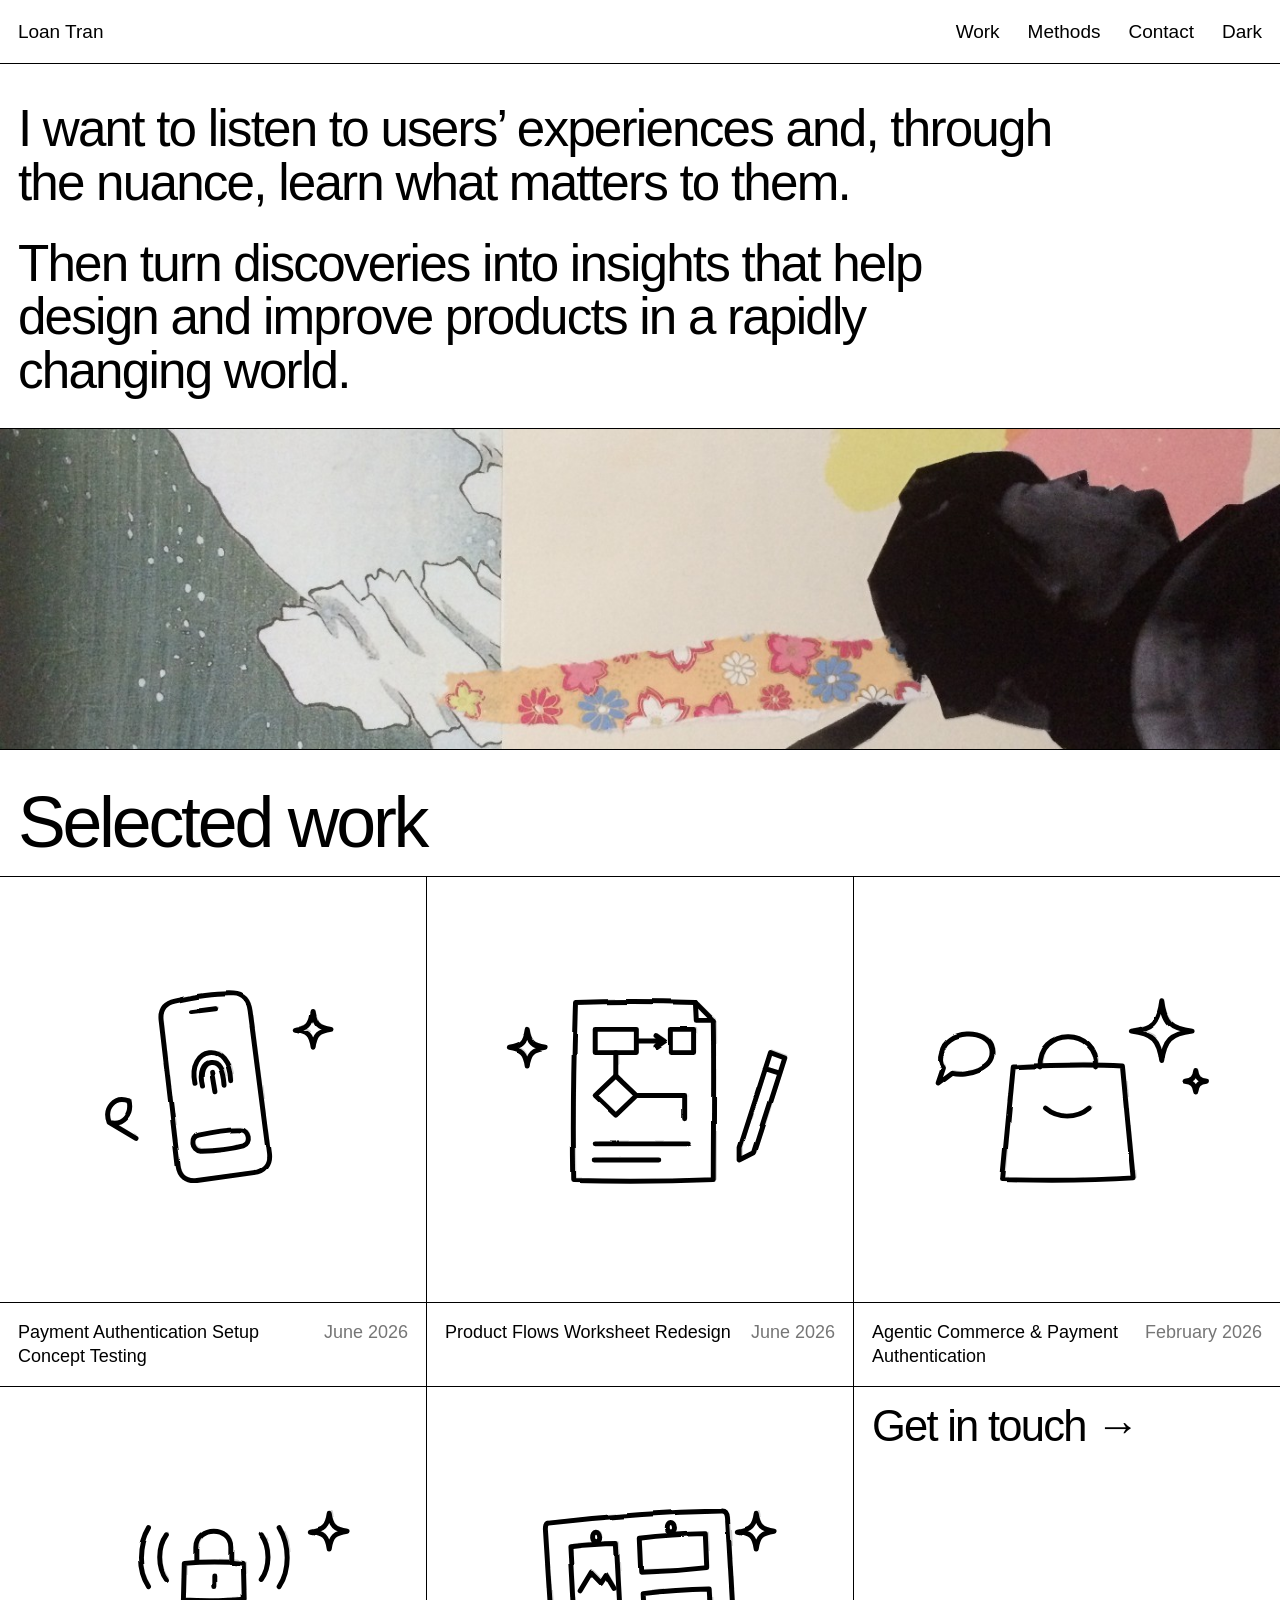
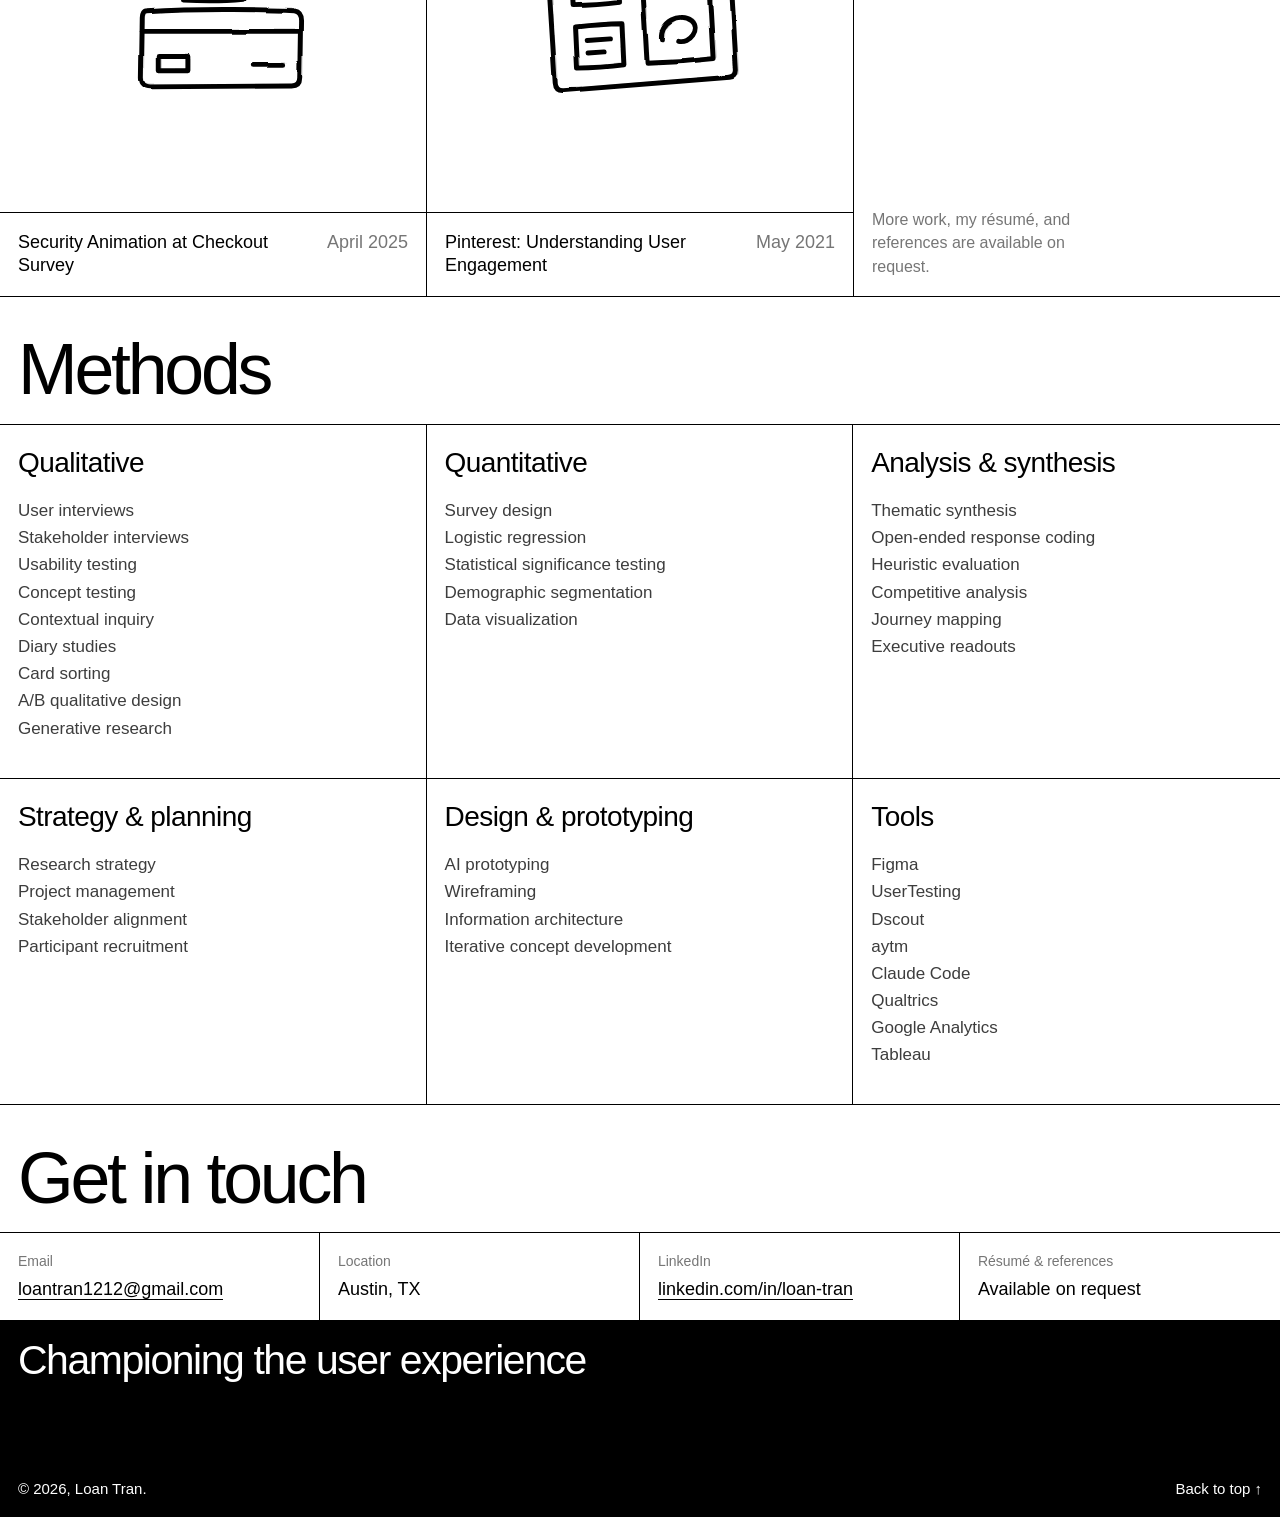
<file: index.html>
<!doctype html>
<html lang="en">
<head>
<meta charset="utf-8">
<meta name="viewport" content="width=device-width, initial-scale=1">
<title>Loan Tran — UX Researcher</title>
<meta name="description" content="UX researcher working on payment authentication, consumer trust, and AI-assisted commerce. Selected studies.">
<meta name="robots" content="noindex, nofollow">
<meta name="color-scheme" content="light dark">
<meta property="og:title" content="Loan Tran — UX Researcher">
<meta property="og:description" content="UX researcher working on payment authentication, consumer trust, and AI-assisted commerce.">
<meta property="og:type" content="website">
<script>try{var t=localStorage.getItem("portfolio-theme");if(t)document.documentElement.setAttribute("data-theme",t);}catch(e){}</script>
<style>
  :root {
    --paper: #ffffff;
    --ink: #000000;
    --ink-2: #3d3d3d;
    --ink-3: #767676;
    --line: #000000;
    --hover: #f4f4f1;
    --sans: "Helvetica Neue", Helvetica, Arial, sans-serif;
    --pad: clamp(16px, 1.4vw, 24px);
  }
  @media (prefers-color-scheme: dark) {
    :root:not([data-theme="light"]) {
      --paper: #111111; --ink: #f2f2f2; --ink-2: #c9c9c9; --ink-3: #8f8f8f;
      --line: #f2f2f2; --hover: #1c1c1c;
    }
  }
  :root[data-theme="dark"] {
    --paper: #111111; --ink: #f2f2f2; --ink-2: #c9c9c9; --ink-3: #8f8f8f;
    --line: #f2f2f2; --hover: #1c1c1c;
  }

  * { box-sizing: border-box; }
  html { -webkit-text-size-adjust: 100%; }
  body {
    margin: 0;
    background: var(--paper);
    color: var(--ink);
    font-family: var(--sans);
    font-size: 18px;
    line-height: 1.45;
    -webkit-font-smoothing: antialiased;
  }
  h1, h2, h3, p, ul, figure { margin: 0; }
  a { color: inherit; text-decoration: none; }
  .skip { position: absolute; left: -999px; }
  .skip:focus { left: var(--pad); top: 8px; background: var(--paper); padding: 6px 10px; z-index: 10; }

  /* ---------- Nav: four columns split by the page grid ---------- */
  .nav {
    position: sticky; top: 0; z-index: 5;
    background: var(--paper);
    border-bottom: 1px solid var(--line);
    display: flex;
    justify-content: space-between;
    align-items: center;
    gap: 16px;
    height: 64px;
    padding: 0 var(--pad);
    font-size: 19px;
  }
  .nav a:hover, .nav button:hover { text-decoration: underline; text-underline-offset: 4px; }
  .nav__links { display: flex; gap: 28px; }
  .nav button {
    font: inherit; color: inherit; background: none; border: 0; padding: 0; cursor: pointer;
  }
  @media (max-width: 640px) {
    .nav { font-size: 16px; }
    .nav__links { gap: 16px !important; }
  }

  /* ---------- Intro ---------- */
  /* Hero: statement on top, collage full width underneath */
  .hero { border-bottom: 1px solid var(--line); }
  .hero h1 {
    padding: clamp(24px, 3vw, 40px) var(--pad) clamp(20px, 2.4vw, 32px);
    font-weight: 400;
    font-size: clamp(30px, 4vw, 64px);
    line-height: 1.04;
    letter-spacing: -0.035em;
    max-width: 38ch;
  }
  .hero h1 span { display: block; }
  .hero h1 span + span { margin-top: 0.55em; }
  .hero figure { border-top: 1px solid var(--line); overflow: hidden; }
  .hero img { display: block; width: 100%; height: auto; aspect-ratio: 4 / 1; object-fit: cover; }

  /* ---------- Section heads, like "Offerings  View all →" ---------- */
  .head {
    display: flex; justify-content: space-between; align-items: flex-end; gap: 16px;
    padding: clamp(28px, 3vw, 44px) var(--pad) clamp(16px, 1.6vw, 22px);
    border-bottom: 1px solid var(--line);
  }
  .head h2 {
    font-weight: 400;
    font-size: clamp(44px, 5.6vw, 88px);
    line-height: 0.95;
    letter-spacing: -0.045em;
  }
  .head a { font-size: 19px; border-bottom: 1px solid currentColor; padding-bottom: 4px; white-space: nowrap; }
  .head a:hover { border-bottom-width: 2px; }

  /* ---------- Work grid: even cells divided by hairlines ---------- */
  .work {
    display: grid; grid-template-columns: repeat(3, 1fr);
    gap: 1px; background: var(--line);
    border-bottom: 1px solid var(--line);
  }
  .card { display: flex; flex-direction: column; background: var(--paper); }
  .card__art { aspect-ratio: 1 / 1; display: grid; place-items: center; border-bottom: 1px solid var(--line); transition: background 0.2s; }
  .card__art svg { width: 84%; height: auto; overflow: visible; }
  .card__art svg .d { fill: none; stroke: var(--ink); stroke-width: 5.5; stroke-linecap: round; stroke-linejoin: round; }
  .card__art svg .f { fill: var(--paper); }
  /* Hand-drawn feel: a wobble filter on the ink, plus a lighter second pencil pass */
  .card__art svg > .ink { filter: url(#rough); }
  .card__art svg > .pass2 { filter: url(#rough2); opacity: 0.18; }
  .card__art svg > .pass2 .d { stroke-width: 3; fill: none; }
  .card__art svg .obj { transform-box: fill-box; transform-origin: 50% 100%; transition: transform 0.35s cubic-bezier(.3,1.5,.5,1); }
  .card:hover .obj { transform: rotate(-2deg) translateY(-4px); }
  .card:hover .card__art { background: var(--hover); }
  .card:focus-visible { outline: 3px solid var(--ink); outline-offset: -3px; }
  .card__cap {
    padding: var(--pad);
    display: grid; grid-template-columns: 1fr auto; gap: 6px 20px; align-content: start;
    font-size: 18px; line-height: 1.3;
    min-height: 0;
  }
  .card__cap .when { text-align: right; white-space: nowrap; color: var(--ink-3); }
  .card--cta { justify-content: space-between; padding: var(--pad); }
  .card--cta .cta-big { font-size: clamp(32px, 3.4vw, 52px); letter-spacing: -0.04em; line-height: 1; }
  .card--cta p { font-size: 16px; color: var(--ink-3); max-width: 24ch; }
  .card--cta:hover { background: var(--hover); }
  @media (max-width: 960px) { .work { grid-template-columns: 1fr 1fr; } }
  @media (max-width: 600px) { .work { grid-template-columns: 1fr; } .card--cta { min-height: 220px; } }
  @media (prefers-reduced-motion: reduce) { .card__art, .card__art svg .obj { transition: none; } .card:hover .obj { transform: none; } }

  /* ---------- Methods: ruled cells ---------- */
  .methods { display: grid; grid-template-columns: repeat(3, 1fr); }
  .methods > div { padding: var(--pad) var(--pad) calc(var(--pad) * 2); border-bottom: 1px solid var(--line); border-right: 1px solid var(--line); }
  .methods > div:nth-child(3n) { border-right: 0; }
  .methods h3 { font-weight: 400; font-size: 28px; letter-spacing: -0.02em; margin-bottom: 14px; }
  .methods ul { list-style: none; padding: 0; color: var(--ink-2); font-size: 17px; line-height: 1.6; }
  @media (max-width: 860px) {
    .methods { grid-template-columns: 1fr 1fr; }
    .methods > div:nth-child(3n) { border-right: 1px solid var(--line); }
    .methods > div:nth-child(2n) { border-right: 0; }
  }
  @media (max-width: 520px) {
    .methods { grid-template-columns: 1fr; }
    .methods > div { border-right: 0 !important; }
  }

  /* ---------- Contact ---------- */
  .contact-row { display: grid; grid-template-columns: repeat(4, 1fr); border-bottom: 1px solid var(--line); }
  .contact-row > div { padding: var(--pad); border-right: 1px solid var(--line); font-size: 18px; }
  .contact-row > div:last-child { border-right: 0; }
  .contact-row span { display: block; font-size: 14px; color: var(--ink-3); margin-bottom: 4px; }
  .contact-row a { border-bottom: 1px solid currentColor; }
  @media (max-width: 900px) { .contact-row { grid-template-columns: 1fr 1fr; } .contact-row > div:nth-child(2) { border-right: 0; } .contact-row > div:nth-child(-n+2) { border-bottom: 1px solid var(--line); } }
  @media (max-width: 640px) {
    .contact-row { grid-template-columns: 1fr; }
    .contact-row > div { border-right: 0; border-bottom: 1px solid var(--line); }
    .contact-row > div:last-child { border-bottom: 0; }
  }

  /* ---------- Black footer ---------- */
  footer { background: #000; color: #fff; padding: var(--pad); font-size: 19px; line-height: 1.35; }
  :root[data-theme="dark"] footer { background: #000; border-top: 1px solid var(--line); }
  footer .tagline { font-size: clamp(26px, 3.2vw, 48px); line-height: 1.05; letter-spacing: -0.035em; min-height: 120px; }
  footer .base { display: flex; justify-content: space-between; font-size: 15px; margin-top: 20px; }
  footer a:hover { text-decoration: underline; }
  @media (max-width: 640px) { footer .tagline { min-height: 0; } }
</style>
</head>
<body>

<a class="skip" href="#main">Skip to content</a>

<svg width="0" height="0" style="position:absolute" aria-hidden="true" focusable="false">
  <filter id="rough" x="-10%" y="-10%" width="120%" height="120%">
    <feTurbulence type="fractalNoise" baseFrequency="0.02" numOctaves="1" seed="4"/>
    <feDisplacementMap in="SourceGraphic" scale="3.5" xChannelSelector="R" yChannelSelector="G"/>
  </filter>
  <filter id="rough2" x="-10%" y="-10%" width="120%" height="120%">
    <feTurbulence type="fractalNoise" baseFrequency="0.03" numOctaves="1" seed="11"/>
    <feDisplacementMap in="SourceGraphic" scale="4" xChannelSelector="R" yChannelSelector="G"/>
  </filter>
</svg>

<nav class="nav" aria-label="Primary">
  <a href="#top">Loan Tran</a>
  <span class="nav__links">
    <a href="#work">Work</a>
    <a href="#methods">Methods</a>
    <a href="#contact">Contact</a>
    <button type="button" class="theme" aria-label="Switch theme">Dark</button>
  </span>
</nav>

<main id="main">

  <section class="hero" id="top">
    <h1><span>I want to listen to users&rsquo; experiences and, through the nuance, learn what matters to them.</span> <span>Then turn discoveries into insights that help design and improve products in a rapidly changing world.</span></h1>
    <figure>
      <img src="assets/img/up-the-mountain.jpg" width="1400" height="350"
           alt="A paper collage: a dark green field flecked with falling snow, an inked mountain in grey and white, a torn strip of floral washi paper, and a figure in silhouette with their head tipped back, looking up."
           decoding="async">
    </figure>
  </section>

  <!-- ---------- Work ---------- -->
  <section id="work">
    <div class="head">
      <h2>Selected work</h2>
    </div>

    <div class="work">

      <a class="card" href="concept-testing.html">
        <div class="card__art" aria-hidden="true"><svg viewBox="0 0 400 300">
 <g class="obj"><g transform="rotate(-7 200 150)">
  <path class="d f" d="M170 46 C202 43 224 44 236 46 C248 48 252 56 252 68 L253 228 C253 240 246 247 234 247 L170 248 C158 248 151 241 151 229 L152 66 C152 54 158 47 170 46 Z"/>
  <path class="d" d="M188 60 H214"/>
  <path class="d" d="M181 140 C179 119 190 108 201 108 C213 108 223 119 221 142"/>
  <path class="d" d="M189 144 C187 128 193 119 201 119 C210 119 214 128 213 146"/>
  <path class="d" d="M201 130 L202 152"/>
  <path class="d" d="M178 198 C200 196 214 196 226 198 C234 199 236 214 226 216 C212 218 196 218 178 216 C168 214 168 199 178 198 Z"/>
 </g></g>
 <path class="d" d="M312 62 C314 76 318 80 332 82 C318 84 314 88 312 102 C310 88 306 84 292 82 C306 80 310 76 312 62 Z"/>
 <path class="d" d="M84 186 C78 170 90 156 106 162 C110 178 100 190 84 186 Z M84 186 L114 204"/>
</svg></div>
        <div class="card__cap">
          <span>Payment Authentication Setup Concept Testing</span>
          <span class="when">June 2026</span>
        </div>
      </a>

      <a class="card" href="product-flows-worksheet.html">
        <div class="card__art" aria-hidden="true"><svg viewBox="0 0 400 300">
 <g class="obj">
  <path class="d f" d="M128 52 C180 50 230 51 262 52 L282 72 C283 132 282 192 282 250 C230 252 170 252 126 251 C125 190 126 112 128 52 Z"/>
  <path class="d" d="M262 52 L263 72 L282 72"/>
  <path class="d" d="M150 82 H196 V108 H150 Z"/>
  <path class="d" d="M196 95 H226 M218 89 L227 95 L218 101"/>
  <path class="d" d="M234 82 H260 V108 H234 Z"/>
  <path class="d" d="M173 108 V134"/>
  <path class="d" d="M173 134 L196 156 L173 178 L150 156 Z"/>
  <path class="d" d="M196 156 H250 V182"/>
  <path class="d" d="M150 210 H254 M150 228 H220"/>
 </g>
 <path class="d" d="M312 214 L346 108 L362 114 L328 220 L312 228 Z M340 126 L356 131"/>
 <path class="d" d="M74 82 C76 96 80 100 94 102 C80 104 76 108 74 122 C72 108 68 104 54 102 C68 100 72 96 74 82 Z"/>
</svg></div>
        <div class="card__cap">
          <span>Product Flows Worksheet Redesign</span>
          <span class="when">June 2026</span>
        </div>
      </a>

      <a class="card" href="agentic-commerce.html">
        <div class="card__art" aria-hidden="true"><svg viewBox="0 0 400 300">
 <g class="obj">
  <path class="d f" d="M140 124 C180 122 230 121 262 123 L274 248 C230 251 170 251 128 250 Z"/>
  <path class="d" d="M170 124 C168 80 234 78 232 124"/>
  <path class="d" d="M176 170 C190 182 212 182 226 170"/>
 </g>
 <path class="d" d="M306 50 C309 74 316 81 340 84 C316 87 309 94 306 118 C303 94 296 87 272 84 C296 81 303 74 306 50 Z"/>
 <path class="d" d="M344 128 C345 136 348 139 356 140 C348 141 345 144 344 152 C343 144 340 141 332 140 C340 139 343 136 344 128 Z"/>
 <path class="d" d="M60 108 C64 82 112 80 116 104 C120 126 88 134 72 130 L56 142 L62 124 C58 120 58 114 60 108 Z"/>
</svg></div>
        <div class="card__cap">
          <span>Agentic Commerce &amp; Payment Authentication</span>
          <span class="when">February 2026</span>
        </div>
      </a>

      <a class="card" href="checkout-animation.html">
        <div class="card__art" aria-hidden="true"><svg viewBox="0 0 400 300">
 <g class="obj">
  <path class="d f" d="M126 164 C180 161 250 161 290 163 C296 164 298 168 298 174 L297 238 C297 244 294 247 288 247 L130 248 C124 248 120 244 120 238 L121 172 C121 167 123 164 126 164 Z"/>
  <path class="d" d="M121 186 H297"/>
  <path class="d" d="M140 214 H172 V230 H140 Z M244 224 H278"/>
  <path class="d" d="M182 110 V92 C182 68 220 68 220 92 V110"/>
  <path class="d f" d="M168 110 C190 108 214 108 234 110 L235 150 C214 152 190 152 167 151 Z"/>
  <path class="d" d="M201 124 V136"/>
 </g>
 <path class="d" d="M148 78 C138 92 138 114 148 128 M254 78 C264 92 264 114 254 128"/>
 <path class="d" d="M128 70 C116 90 116 118 128 136 M274 70 C286 90 286 118 274 136"/>
 <path class="d" d="M330 54 C332 68 336 72 350 74 C336 76 332 80 330 94 C328 80 324 76 310 74 C324 72 328 68 330 54 Z"/>
</svg></div>
        <div class="card__cap">
          <span>Security Animation at Checkout Survey</span>
          <span class="when">April 2025</span>
        </div>
      </a>

      <a class="card" href="pinterest-user-engagement.html">
        <div class="card__art" aria-hidden="true"><svg viewBox="0 0 400 300">
 <g class="obj"><g transform="rotate(-4 200 150)">
  <path class="d f" d="M104 58 C170 55 240 55 298 58 C302 58 304 61 304 66 L302 236 C302 241 299 244 294 244 L108 246 C102 246 99 243 99 237 L100 66 C100 61 101 58 104 58 Z"/>
  <path class="d" d="M126 86 C146 85 162 85 178 86 L177 152 C160 153 144 153 125 152 Z"/>
  <path class="d" d="M134 136 L148 116 L158 128 L164 120 L172 136"/>
  <path class="d" d="M204 82 C222 81 260 81 278 82 L277 120 C258 121 222 121 203 120 Z"/>
  <path class="d" d="M204 144 C222 143 260 143 278 144 L277 222 C258 223 222 223 203 222 Z"/>
  <path class="d" d="M222 196 C222 176 244 168 256 178 C266 188 252 204 240 200"/>
  <path class="d" d="M126 176 C146 175 162 175 178 176 L177 222 C160 223 144 223 125 222 Z"/>
  <path class="d" d="M138 192 H164 M138 206 H156"/>
  <path class="d f" d="M152 78 C152 70 160 70 160 78 C160 84 152 84 152 78 Z"/>
  <path class="d f" d="M236 74 C236 66 244 66 244 74 C244 80 236 80 236 74 Z"/>
 </g></g>
 <path class="d" d="M330 54 C332 68 336 72 350 74 C336 76 332 80 330 94 C328 80 324 76 310 74 C324 72 328 68 330 54 Z"/>
</svg></div>
        <div class="card__cap">
          <span>Pinterest: Understanding User Engagement</span>
          <span class="when">May 2021</span>
        </div>
      </a>

      <!-- Fitness case study: hidden while it's under review.
           To publish: uncomment this card, move it above the Pinterest card, give .card--cta "grid-column: 1 / -1",
           and move the page from _drafts/ to the site root (see README).
      <a class="card" href="fitness-app-social-report.html">
        <div class="card__art" aria-hidden="true"><svg viewBox="0 0 400 300">
 <g class="obj">
  <path class="d f" d="M201 58 C252 57 290 96 291 148 C292 200 252 241 200 242 C148 243 108 202 109 150 C110 98 150 59 201 58 Z"/>
  <path class="d" d="M200 112 C222 111 238 128 238 150 C238 172 221 188 200 188 C179 188 162 172 162 150 C162 128 178 113 200 112 Z"/>
  <path class="d" d="M201 58 L200 112 M120 194 L166 167"/>
 </g>
 <path class="d" d="M318 70 C322 56 342 56 342 72 C342 86 322 96 318 102 C314 96 294 86 294 72 C294 56 314 56 318 70 Z"/>
 <path class="d" d="M72 200 C74 214 78 218 92 220 C78 222 74 226 72 240 C70 226 66 222 52 220 C66 218 70 214 72 200 Z"/>
</svg></div>
        <div class="card__cap">
          <span>Data-Sharing and Social Engagement in a Fitness App</span>
          <span class="when">December 2021</span>
        </div>
      </a>
      -->

      <a class="card card--cta" href="#contact">
        <span class="cta-big">Get in touch &rarr;</span>
        <p>More work, my résumé, and references are available on request.</p>
      </a>

    </div>
  </section>


  <!-- ---------- Methods ---------- -->
  <section id="methods">
    <div class="head">
      <h2>Methods</h2>
    </div>
    <div class="methods">
      <div>
        <h3>Qualitative</h3>
        <ul><li>User interviews</li><li>Stakeholder interviews</li><li>Usability testing</li><li>Concept testing</li><li>Contextual inquiry</li><li>Diary studies</li><li>Card sorting</li><li>A/B qualitative design</li><li>Generative research</li></ul>
      </div>
      <div>
        <h3>Quantitative</h3>
        <ul><li>Survey design</li><li>Logistic regression</li><li>Statistical significance testing</li><li>Demographic segmentation</li><li>Data visualization</li></ul>
      </div>
      <div>
        <h3>Analysis &amp; synthesis</h3>
        <ul><li>Thematic synthesis</li><li>Open-ended response coding</li><li>Heuristic evaluation</li><li>Competitive analysis</li><li>Journey mapping</li><li>Executive readouts</li></ul>
      </div>
      <div>
        <h3>Strategy &amp; planning</h3>
        <ul><li>Research strategy</li><li>Project management</li><li>Stakeholder alignment</li><li>Participant recruitment</li></ul>
      </div>
      <div>
        <h3>Design &amp; prototyping</h3>
        <ul><li>AI prototyping</li><li>Wireframing</li><li>Information architecture</li><li>Iterative concept development</li></ul>
      </div>
      <div>
        <h3>Tools</h3>
        <ul><li>Figma</li><li>UserTesting</li><li>Dscout</li><li>aytm</li><li>Claude Code</li><li>Qualtrics</li><li>Google Analytics</li><li>Tableau</li></ul>
      </div>
    </div>
  </section>

  <!-- ---------- Contact ---------- -->
  <section id="contact">
    <div class="head">
      <h2>Get in touch</h2>
    </div>
    <div class="contact-row">
      <div><span>Email</span><a href="mailto:loantran1212@gmail.com">loantran1212@gmail.com</a></div>
      <div><span>Location</span>Austin, TX</div>
      <div><span>LinkedIn</span><a href="https://www.linkedin.com/in/loan-tran-957567ab/" target="_blank" rel="noopener">linkedin.com/in/loan-tran</a></div>
      <div><span>Résumé &amp; references</span>Available on request</div>
    </div>
  </section>

</main>

<footer>
  <p class="tagline">Championing the user experience</p>
  <div class="base">
    <span>© <span id="year">2026</span>, Loan Tran.</span>
    <a href="#top">Back to top &uarr;</a>
  </div>
</footer>

<script>
  // Sketch pass: wrap each doodle in an inked group and lay a lighter, wobblier copy on top.
  document.querySelectorAll(".card__art svg").forEach(function (svg) {
    var ink = document.createElementNS("http://www.w3.org/2000/svg", "g");
    ink.setAttribute("class", "ink");
    while (svg.firstChild) ink.appendChild(svg.firstChild);
    svg.appendChild(ink);
    var pass = ink.cloneNode(true);
    pass.setAttribute("class", "pass2");
    pass.setAttribute("transform", "translate(1.5 -1)");
    svg.appendChild(pass);
  });
  document.getElementById("year").textContent = new Date().getFullYear();
  // Same storage key as the live site, so a chosen theme carries across pages.
  (function () {
    var root = document.documentElement, btn = document.querySelector(".theme");
    function isDark() {
      var t = root.getAttribute("data-theme");
      return t ? t === "dark" : matchMedia("(prefers-color-scheme: dark)").matches;
    }
    function label() { btn.textContent = isDark() ? "Light" : "Dark"; }
    btn.addEventListener("click", function () {
      var next = isDark() ? "light" : "dark";
      root.setAttribute("data-theme", next);
      try { localStorage.setItem("portfolio-theme", next); } catch (e) {}
      label();
    });
    label();
  })();
</script>
</body>
</html>
</file>
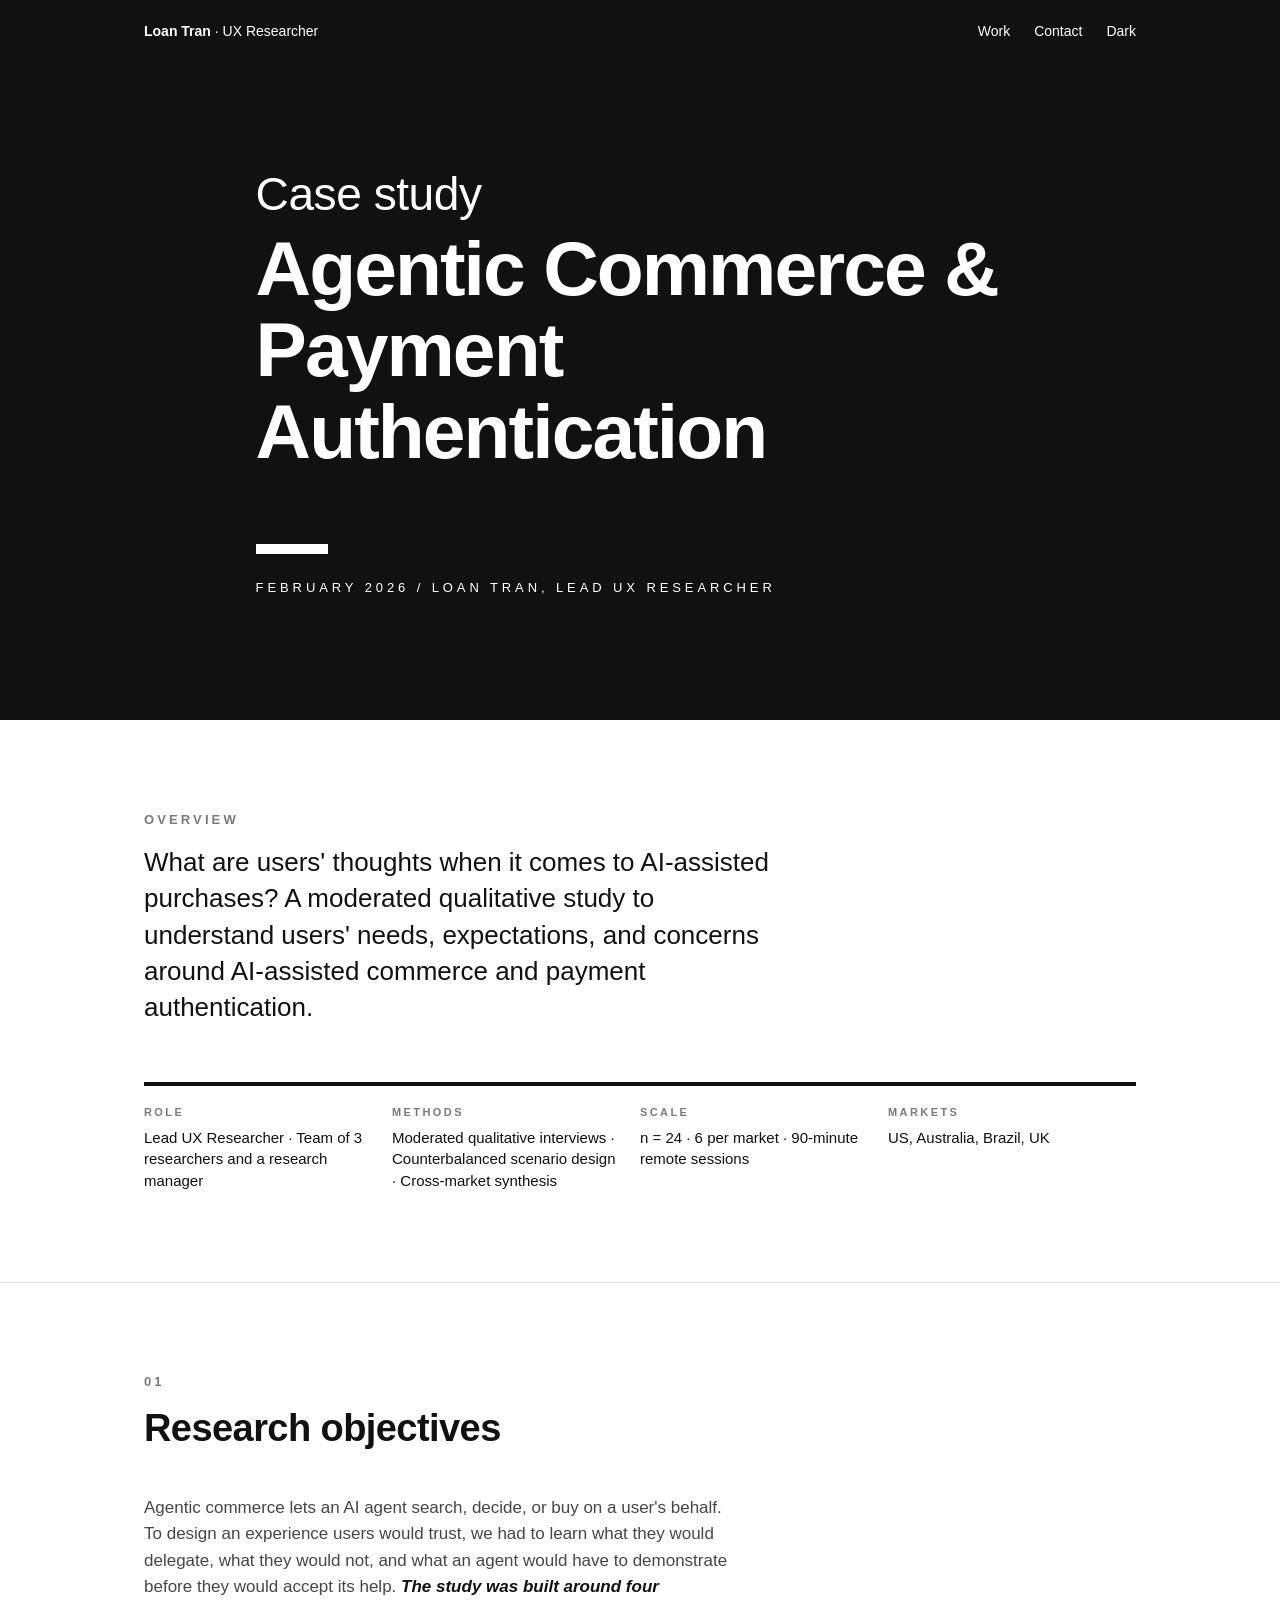
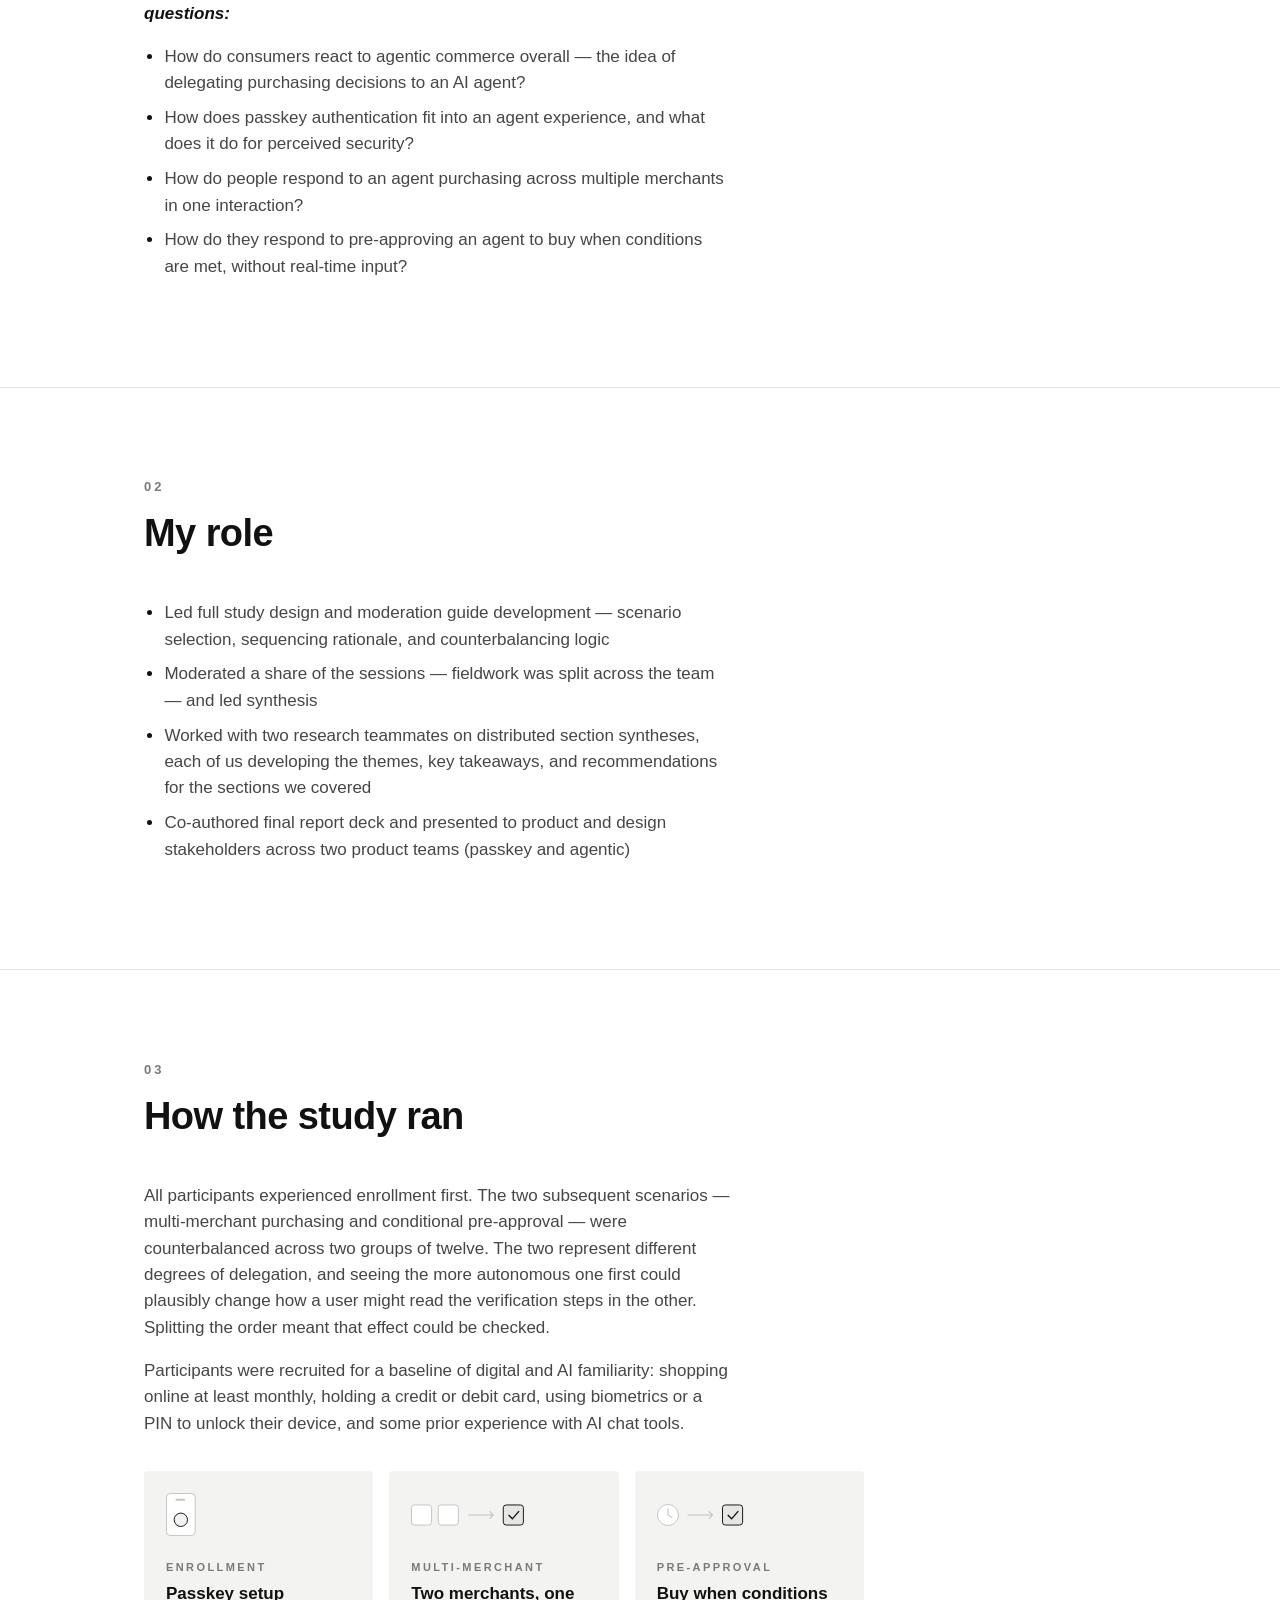
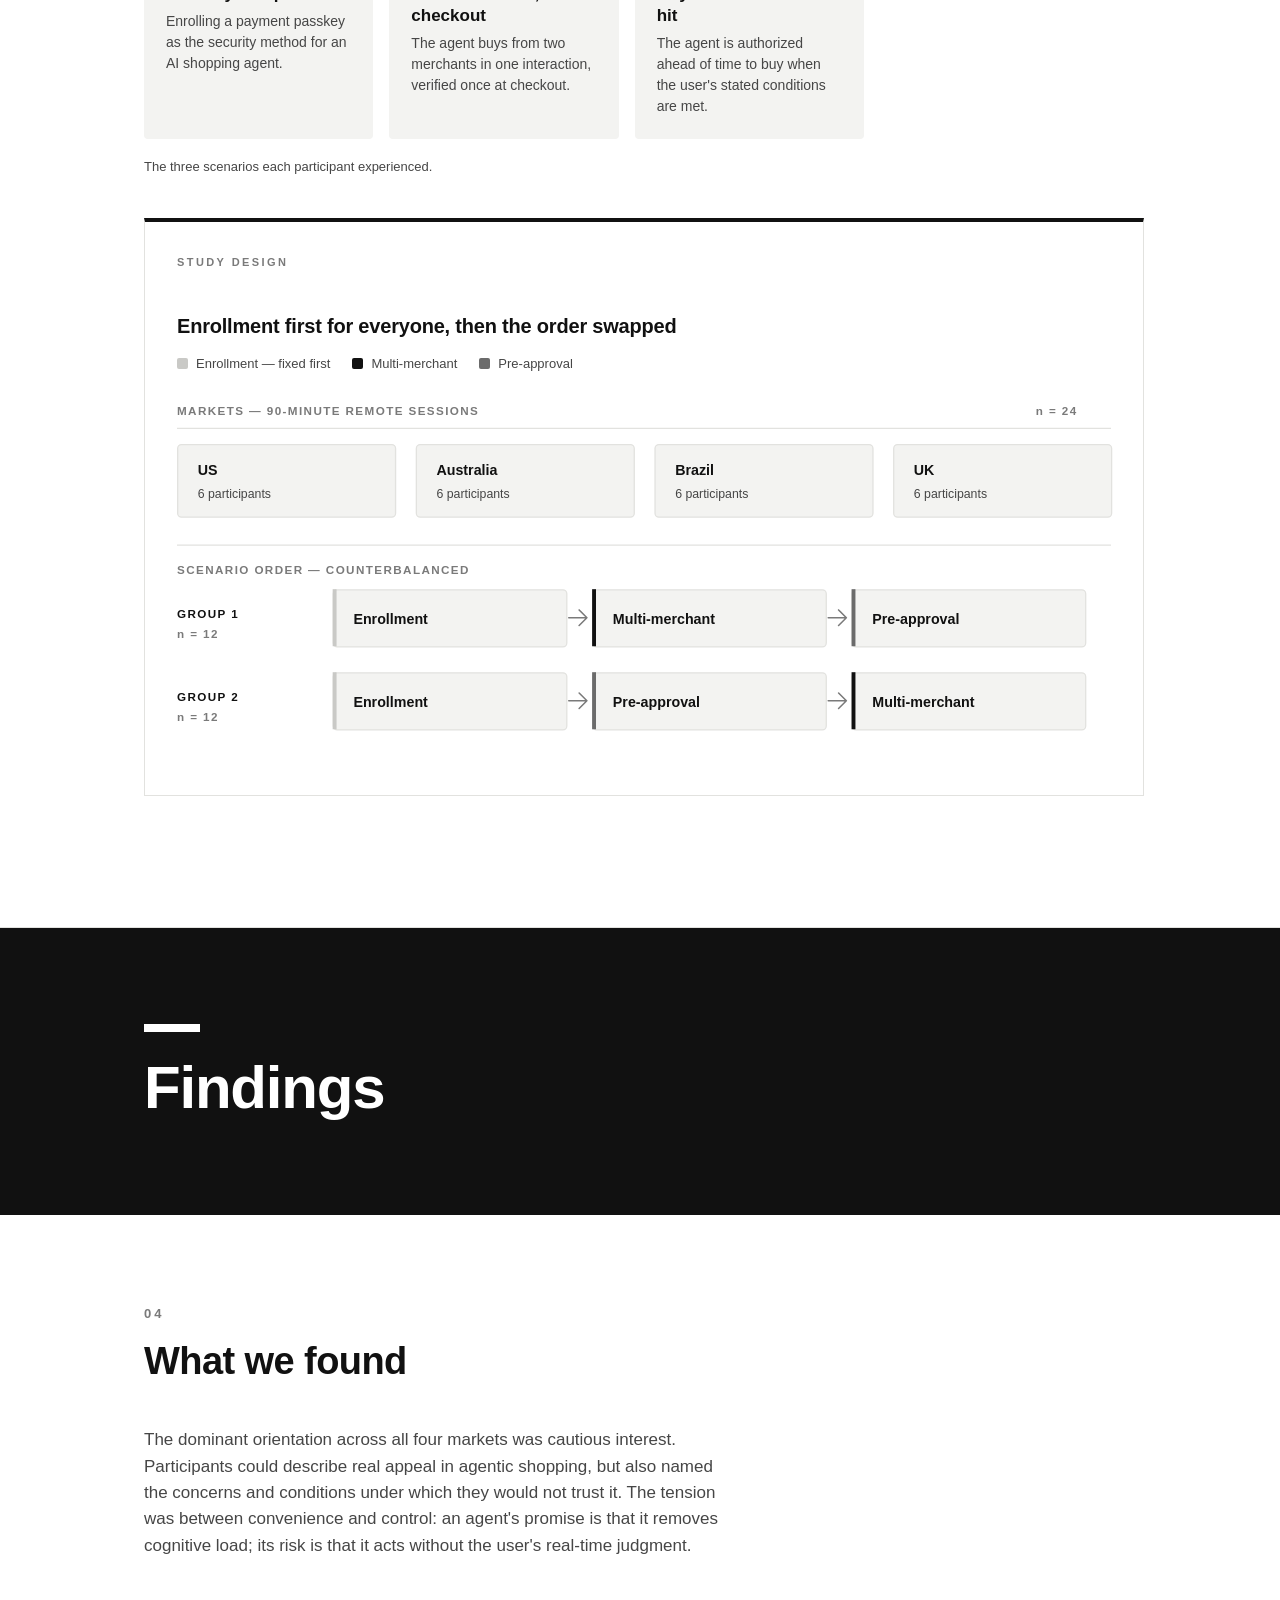
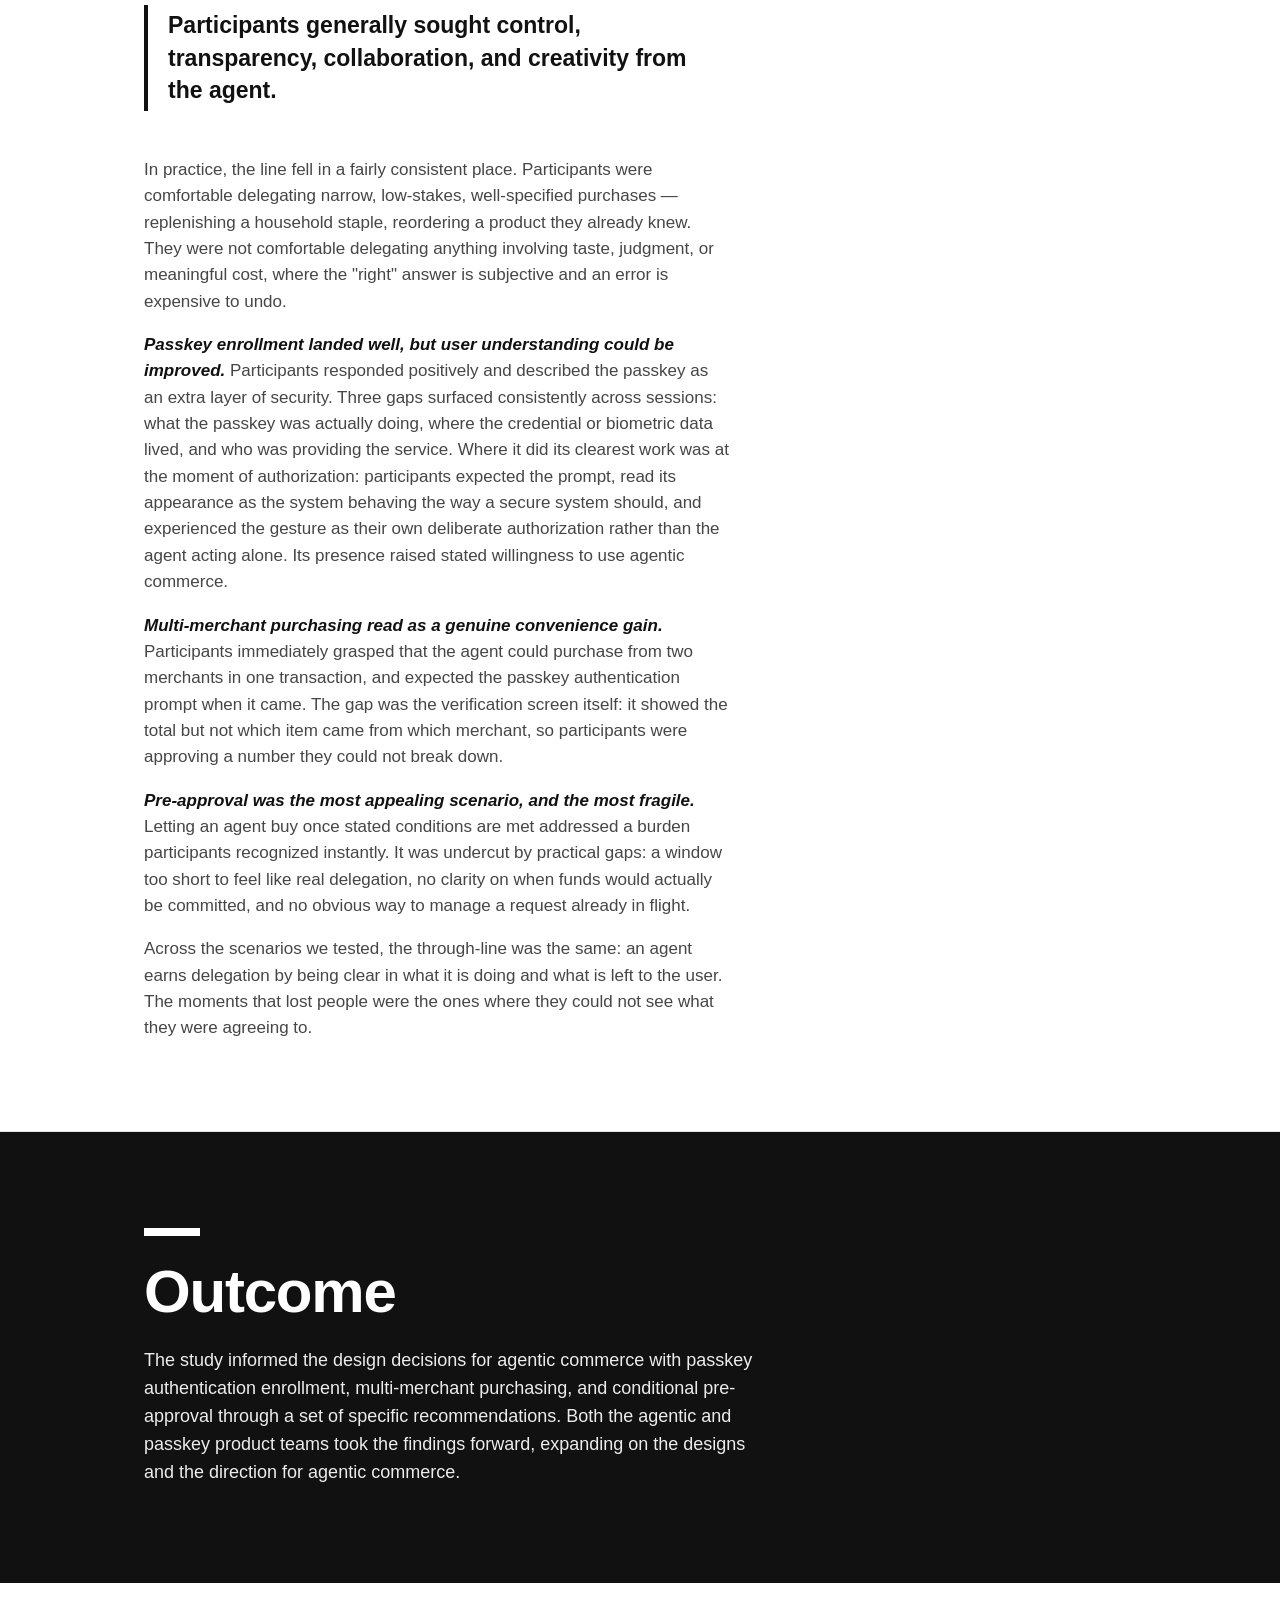
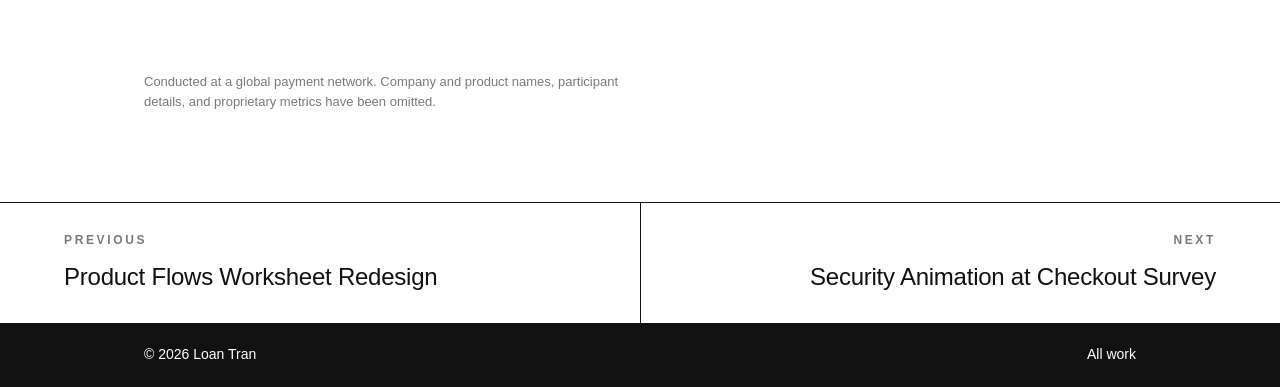
<file: agentic-commerce.html>
<!doctype html>
<html lang="en">
<head>
<meta charset="utf-8">
<meta name="viewport" content="width=device-width, initial-scale=1">
<title>Agentic Commerce &amp; Payment Authentication — Loan Tran</title>
<meta name="description" content="What are users' thoughts when it comes to AI-assisted purchases? A moderated qualitative study to understand users' needs, expectations, and concerns around AI-assisted commerce and payment authentication.">
<meta name="robots" content="noindex, nofollow">
<meta name="color-scheme" content="light dark">
<link rel="stylesheet" href="assets/css/report.css">
<script>try{var t=localStorage.getItem("portfolio-theme");if(t)document.documentElement.setAttribute("data-theme",t);}catch(e){}</script>
</head>
<body>

<a class="skip" href="#main">Skip to content</a>

<header class="bar">
  <div class="wrap">
    <a href="index.html"><strong>Loan Tran</strong> · UX Researcher</a>
    <nav aria-label="Primary">
      <a href="index.html#work">Work</a>
      <a href="index.html#contact">Contact</a>
      <button type="button" class="theme" aria-label="Switch theme">Dark</button>
    </nav>
  </div>
</header>

<main id="main">

  <section class="cover">
    <div class="wrap">
      <h1><span class="light">Case study</span>Agentic Commerce &amp; Payment Authentication</h1>
      <div class="dash"></div>
      <p class="byline">February 2026 / Loan Tran, Lead UX Researcher</p>
    </div>
  </section>

  <section class="slide">
    <div class="wrap">
      <p class="eyebrow">Overview</p>
      <p class="lede-big">What are users' thoughts when it comes to AI-assisted purchases? A moderated
      qualitative study to understand users' needs, expectations, and concerns around
      AI-assisted commerce and payment authentication.</p>
      <dl class="spec">
        <div><dt>Role</dt><dd>Lead UX Researcher · Team of 3 researchers and a research manager</dd></div>
        <div><dt>Methods</dt><dd>Moderated qualitative interviews · Counterbalanced scenario design · Cross-market synthesis</dd></div>
        <div><dt>Scale</dt><dd>n = 24 · 6 per market · 90-minute remote sessions</dd></div>
        <div><dt>Markets</dt><dd>US, Australia, Brazil, UK</dd></div>
      </dl>
    </div>
  </section>

  <section class="slide">
    <div class="wrap">
      <p class="eyebrow">01</p>
      <h2 class="headline">Research objectives</h2>
      <div class="content">
        <p>
        Agentic commerce lets an AI agent search, decide, or buy on a user's behalf. To
        design an experience users would trust, we had to learn what they would delegate,
        what they would not, and what an agent would have to demonstrate before they
        would accept its help. <em><strong>The study was built around four questions:</strong></em>
      </p>
      <ul>
        <li>How do consumers react to agentic commerce overall — the idea of delegating purchasing decisions to an AI agent?</li>
        <li>How does passkey authentication fit into an agent experience, and what does it do for perceived security?</li>
        <li>How do people respond to an agent purchasing across multiple merchants in one interaction?</li>
        <li>How do they respond to pre-approving an agent to buy when conditions are met, without real-time input?</li>
      </ul>
      </div>
    </div>
  </section>

  <section class="slide">
    <div class="wrap">
      <p class="eyebrow">02</p>
      <h2 class="headline">My role</h2>
      <div class="content">
        <ul>
        <li>Led full study design and moderation guide development — scenario selection, sequencing rationale, and counterbalancing logic</li>
        <li>Moderated a share of the sessions — fieldwork was split across the team — and led synthesis</li>
        <li>Worked with two research teammates on distributed section syntheses, each of us developing the themes, key takeaways, and recommendations for the sections we covered</li>
        <li>Co-authored final report deck and presented to product and design stakeholders across two product teams (passkey and agentic)</li>
      </ul>
      </div>
    </div>
  </section>

  <section class="slide">
    <div class="wrap">
      <p class="eyebrow">03</p>
      <h2 class="headline">How the study ran</h2>
      <div class="content">
        <p>
        All participants experienced enrollment first. The two subsequent scenarios —
        multi-merchant purchasing and conditional pre-approval — were counterbalanced
        across two groups of twelve. The two represent different degrees of delegation,
        and seeing the more autonomous one first could plausibly change how a user might read
        the verification steps in the other. Splitting the order meant that effect could
        be checked.
      </p>
      <p>
        Participants were recruited for a baseline of digital and AI familiarity:
        shopping online at least monthly, holding a credit or debit card, using
        biometrics or a PIN to unlock their device, and some prior experience with AI
        chat tools.
      </p>

      <div class="scenarios">

        <div class="scenario">
          <svg viewBox="0 0 32 46" aria-hidden="true">
            <rect x="0.5" y="0.5" width="30" height="44" rx="4" fill="var(--surface)" stroke="var(--rule-strong)"/>
            <rect x="10" y="6" width="10" height="2" rx="1" fill="var(--rule-strong)"/>
            <circle cx="15.5" cy="28" r="7" fill="var(--accent-wash)" stroke="var(--accent)"/>
          </svg>
          <div class="scenario__key">Enrollment</div>
          <div class="scenario__title">Passkey setup</div>
          <p>Enrolling a payment passkey as the security method for an AI shopping agent.</p>
        </div>

        <div class="scenario">
          <svg viewBox="0 0 119 46" aria-hidden="true">
            <rect x="0.5" y="12.5" width="21" height="21" rx="3" fill="var(--surface)" stroke="var(--rule-strong)"/>
            <rect x="28.5" y="12.5" width="21" height="21" rx="3" fill="var(--surface)" stroke="var(--rule-strong)"/>
            <path d="M60 23 H86 M82 19 L86 23 L82 27" fill="none" stroke="var(--rule-strong)" stroke-width="1.2"/>
            <rect x="96.5" y="12.5" width="21" height="21" rx="3" fill="var(--accent-wash)" stroke="var(--accent)"/>
            <path d="M102 23 L106 27 L113 19" fill="none" stroke="var(--accent)" stroke-width="1.4"/>
          </svg>
          <div class="scenario__key">Multi-merchant</div>
          <div class="scenario__title">Two merchants, one checkout</div>
          <p>The agent buys from two merchants in one interaction, verified once at checkout.</p>
        </div>

        <div class="scenario">
          <svg viewBox="0 0 91 46" aria-hidden="true">
            <circle cx="11.5" cy="23" r="11" fill="var(--surface)" stroke="var(--rule-strong)"/>
            <path d="M11.5 16 V23 L16 26" fill="none" stroke="var(--rule-strong)" stroke-width="1.2"/>
            <path d="M32 23 H58 M54 19 L58 23 L54 27" fill="none" stroke="var(--rule-strong)" stroke-width="1.2"/>
            <rect x="68.5" y="12.5" width="21" height="21" rx="3" fill="var(--accent-wash)" stroke="var(--accent)"/>
            <path d="M74 23 L78 27 L85 19" fill="none" stroke="var(--accent)" stroke-width="1.4"/>
          </svg>
          <div class="scenario__key">Pre-approval</div>
          <div class="scenario__title">Buy when conditions hit</div>
          <p>The agent is authorized ahead of time to buy when the user's stated conditions are met.</p>
        </div>

      </div>
      <p class="note scenarios__caption">The three scenarios each participant experienced.</p>


      <section class="viz">
        <p class="viz__eyebrow">Study design</p>
        <h3 class="viz__title">Enrollment first for everyone, then the order swapped</h3>
        <ul class="viz-legend">
          <li><i style="--swatch: var(--viz-neutral)"></i>Enrollment — fixed first</li>
          <li><i style="--swatch: var(--s1)"></i>Multi-merchant</li>
          <li><i style="--swatch: var(--s2)"></i>Pre-approval</li>
        </ul>
        <figure class="viz__figure">
          <svg viewBox="0 0 720 280" role="img" aria-labelledby="cbt cbd">
            <title id="cbt">Counterbalanced scenario order across four markets</title>
            <desc id="cbd">Twenty-four participants, six in each of four markets: the US, Australia, Brazil and the UK. Every participant met the enrollment scenario first. The two remaining scenarios, multi-merchant purchasing and conditional pre-approval, were counterbalanced across two groups of twelve: group one saw multi-merchant before pre-approval, group two saw pre-approval before multi-merchant. Splitting the order meant the effect of seeing the more autonomous scenario first could be checked rather than assumed.</desc>
            <text class="k" x="0" y="18">MARKETS — 90-MINUTE REMOTE SESSIONS</text>
            <text class="k" x="662" y="18">n = 24</text>
            <line class="grid" x1="0" y1="28" x2="720" y2="28"/>
            <rect class="box--sunk" x="0.5" y="40.5" width="168" height="56" rx="3"/>
            <text class="lbl lbl--strong" x="16" y="64">US</text>
            <text class="lbl lbl--sm" x="16" y="82">6 participants</text>
            <rect class="box--sunk" x="184.5" y="40.5" width="168" height="56" rx="3"/>
            <text class="lbl lbl--strong" x="200" y="64">Australia</text>
            <text class="lbl lbl--sm" x="200" y="82">6 participants</text>
            <rect class="box--sunk" x="368.5" y="40.5" width="168" height="56" rx="3"/>
            <text class="lbl lbl--strong" x="384" y="64">Brazil</text>
            <text class="lbl lbl--sm" x="384" y="82">6 participants</text>
            <rect class="box--sunk" x="552.5" y="40.5" width="168" height="56" rx="3"/>
            <text class="lbl lbl--strong" x="568" y="64">UK</text>
            <text class="lbl lbl--sm" x="568" y="82">6 participants</text>
            <line class="grid" x1="0" y1="118" x2="720" y2="118"/>
            <text class="k" x="0" y="140">SCENARIO ORDER — COUNTERBALANCED</text>
            <text class="k k--accent" x="0" y="174">GROUP 1</text>
            <text class="k" x="0" y="190">n = 12</text>
            <rect class="box--sunk" x="120.5" y="152.5" width="180" height="44" rx="3"/>
            <rect x="120" y="152" width="3" height="44" fill="var(--viz-neutral)"/>
            <text class="lbl lbl--strong" x="136" y="179">Enrollment</text>
            <path class="flow" d="M302 174 H316 M310 168 l6 6 -6 6"/>
            <rect class="box--sunk" x="320.5" y="152.5" width="180" height="44" rx="3"/>
            <rect x="320" y="152" width="3" height="44" fill="var(--s1)"/>
            <text class="lbl lbl--strong" x="336" y="179">Multi-merchant</text>
            <path class="flow" d="M502 174 H516 M510 168 l6 6 -6 6"/>
            <rect class="box--sunk" x="520.5" y="152.5" width="180" height="44" rx="3"/>
            <rect x="520" y="152" width="3" height="44" fill="var(--s2)"/>
            <text class="lbl lbl--strong" x="536" y="179">Pre-approval</text>
            <text class="k k--accent" x="0" y="238">GROUP 2</text>
            <text class="k" x="0" y="254">n = 12</text>
            <rect class="box--sunk" x="120.5" y="216.5" width="180" height="44" rx="3"/>
            <rect x="120" y="216" width="3" height="44" fill="var(--viz-neutral)"/>
            <text class="lbl lbl--strong" x="136" y="243">Enrollment</text>
            <path class="flow" d="M302 238 H316 M310 232 l6 6 -6 6"/>
            <rect class="box--sunk" x="320.5" y="216.5" width="180" height="44" rx="3"/>
            <rect x="320" y="216" width="3" height="44" fill="var(--s2)"/>
            <text class="lbl lbl--strong" x="336" y="243">Pre-approval</text>
            <path class="flow" d="M502 238 H516 M510 232 l6 6 -6 6"/>
            <rect class="box--sunk" x="520.5" y="216.5" width="180" height="44" rx="3"/>
            <rect x="520" y="216" width="3" height="44" fill="var(--s1)"/>
            <text class="lbl lbl--strong" x="536" y="243">Multi-merchant</text>
          </svg>
        </figure>
      </section>
      </div>
    </div>
  </section>

  <section class="divider"><div class="wrap"><div class="dash"></div><h2>Findings</h2></div></section>

  <section class="slide">
    <div class="wrap">
      <p class="eyebrow">04</p>
      <h2 class="headline">What we found</h2>
      <div class="content">
        <p>
        The dominant orientation across all four markets was cautious interest.
        Participants could describe real appeal in agentic shopping, but also named the concerns and conditions under which they would not trust it. The tension was
        between convenience and control: an agent's promise is that it removes cognitive
        load; its risk is that it acts without the user's real-time judgment.
      </p>
      <p class="statement">
        <em><strong>Participants generally sought control, transparency, collaboration,
        and creativity from the agent.</strong></em>
      </p>
      <p>
        In practice, the line fell in a fairly consistent place. Participants were
        comfortable delegating narrow, low-stakes, well-specified purchases —
        replenishing a household staple, reordering a product they already knew. They
        were not comfortable delegating anything involving taste, judgment, or meaningful
        cost, where the "right" answer is subjective and an error is expensive to undo.
      </p>
      <p>
        <em><strong>Passkey enrollment landed well, but user understanding could be improved.</strong></em> Participants responded positively and described the passkey as
        an extra layer of security. Three gaps
        surfaced consistently across sessions: what the passkey was actually
        doing, where the credential or biometric data lived, and who was providing the
        service. Where it did its clearest work was at the moment of authorization:
        participants expected the prompt, read its appearance as the system behaving the
        way a secure system should, and experienced the gesture as their own deliberate
        authorization rather than the agent acting alone. Its presence raised stated
        willingness to use agentic commerce.
      </p>
      <p>
        <em><strong>Multi-merchant purchasing read as a genuine convenience gain.</strong></em>
        Participants immediately grasped that the agent could purchase from two merchants
        in one transaction, and expected the passkey authentication prompt when it came.
        The gap was the
        verification screen itself: it showed the total but not which item came from which
        merchant, so participants were approving a number they could not break down.
      </p>
      <p>
        <em><strong>Pre-approval was the most appealing scenario, and the most fragile.</strong></em>
        Letting an agent buy once stated conditions are met addressed a burden
        participants recognized instantly. It was undercut by practical gaps: a window
        too short to feel like real delegation, no clarity on when funds would actually be
        committed, and no obvious way to manage a request already in flight.
      </p>

      <p>
        Across the scenarios we tested, the through-line was the same: an agent earns
        delegation by being clear in what it is doing and what is left to the user. The
        moments that lost people were the ones where they could not see what they were
        agreeing to.
      </p>
      </div>
    </div>
  </section>

  <section class="inverse">
    <div class="wrap">
      <div class="dash"></div>
      <h2>Outcome</h2>
      <div class="content">
        <p>
        The study informed the design decisions for agentic commerce with passkey
        authentication enrollment, multi-merchant purchasing, and conditional
        pre-approval through a set of specific recommendations. Both the agentic and
        passkey product teams took the findings forward, expanding on the designs and the
        direction for agentic commerce.
      </p>
      </div>
    </div>
  </section>

  <section class="slide slide--last">
    <div class="wrap">
      <div class="confidential">
        <p>
          Conducted at a global payment network. Company and product names, participant
          details, and proprietary metrics have been omitted.
        </p>
      </div>
    </div>
  </section>

</main>

<nav class="pager" aria-label="Case studies">
  <a href="product-flows-worksheet.html"><small>Previous</small><b>Product Flows Worksheet Redesign</b></a>
  <a href="checkout-animation.html"><small>Next</small><b>Security Animation at Checkout Survey</b></a>
</nav>

<footer>
  <div class="wrap">
    <span>© <span id="year">2026</span> Loan Tran</span>
    <a href="index.html#work">All work</a>
  </div>
</footer>

<script src="assets/js/report.js"></script>
</body>
</html>
</file>
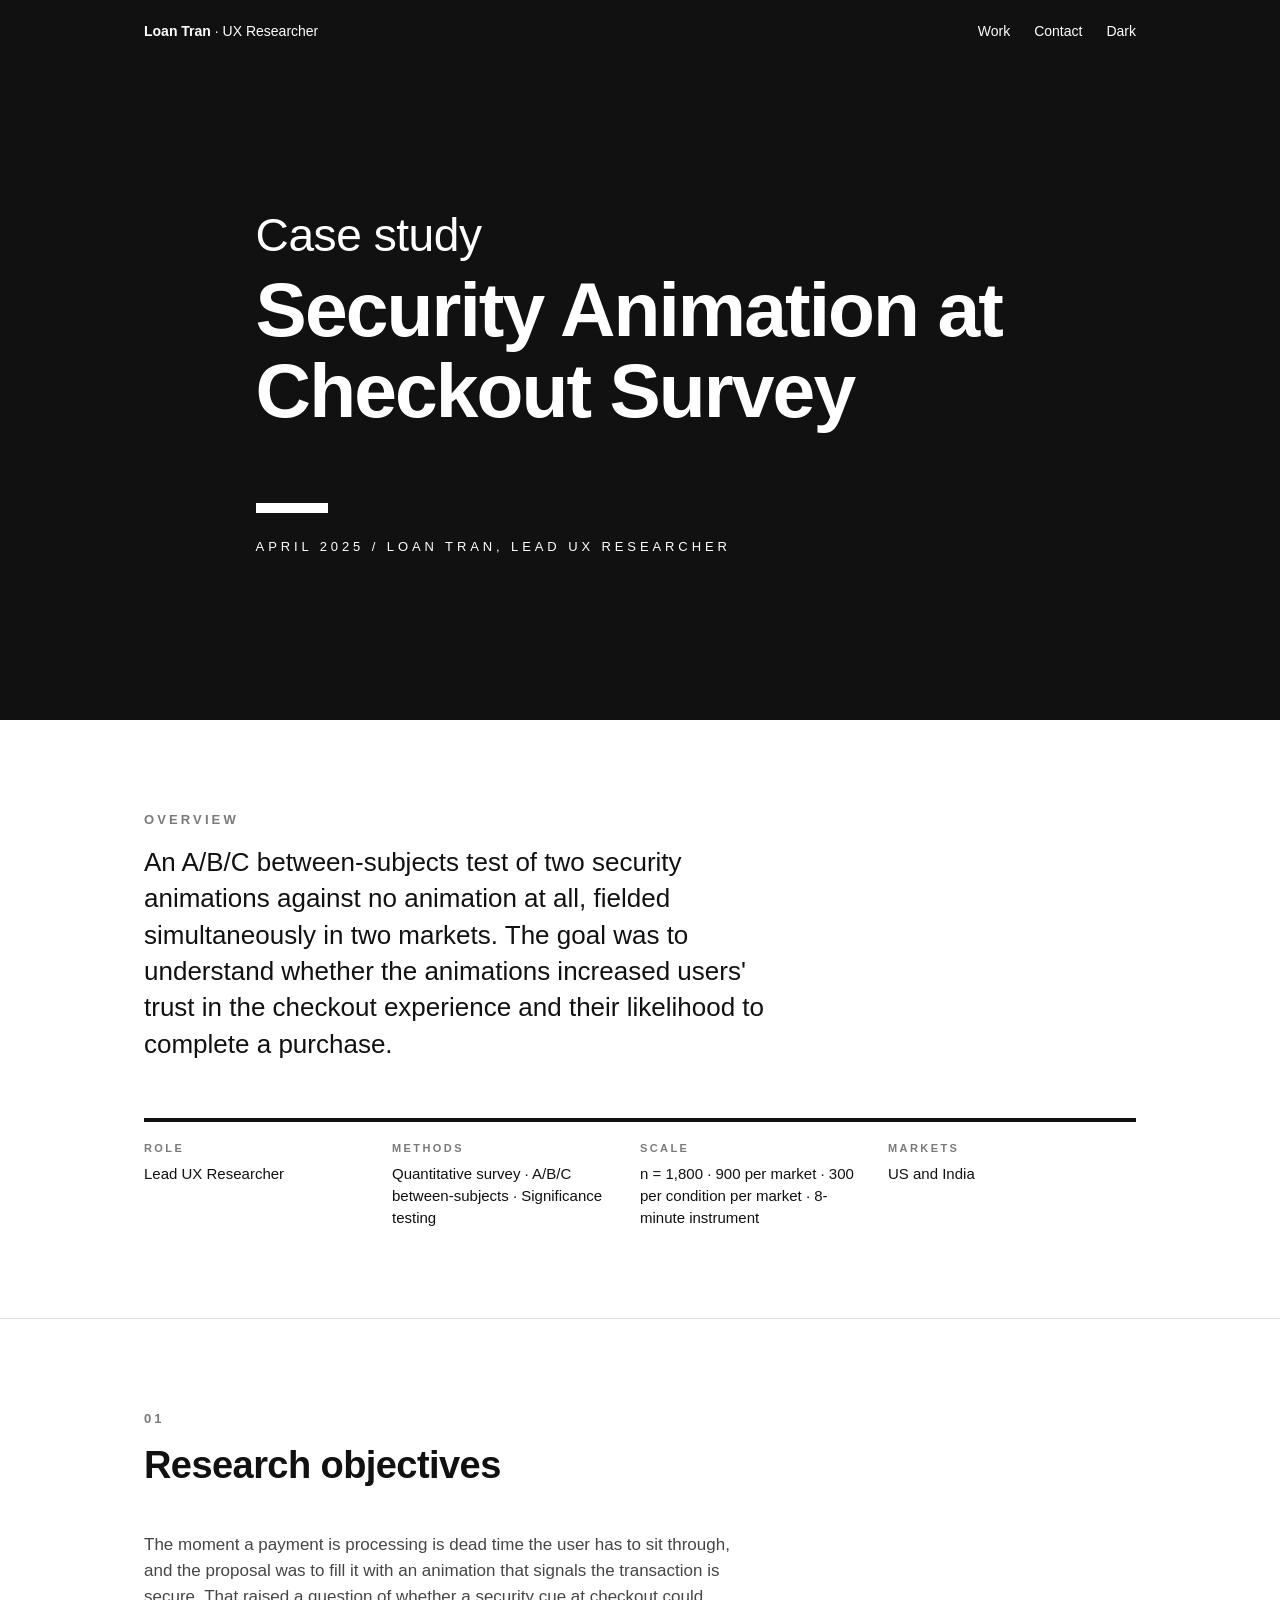
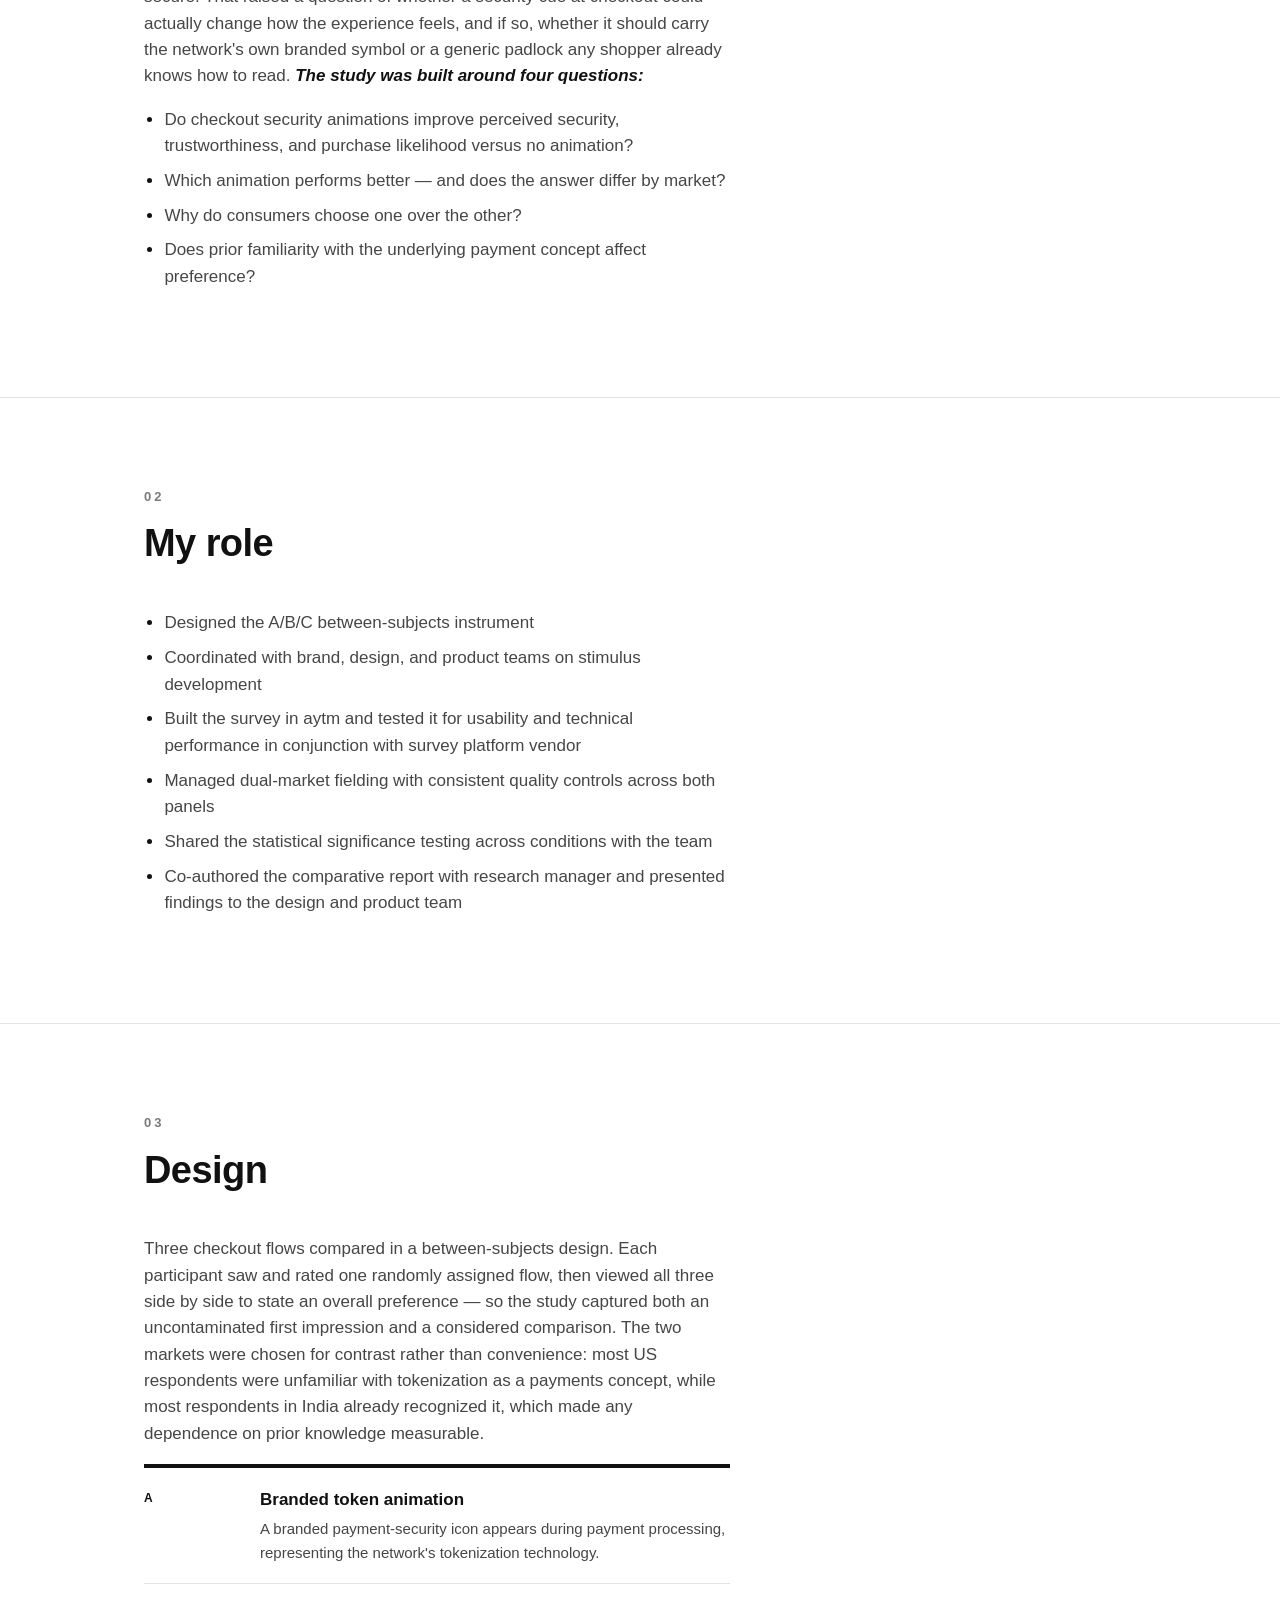
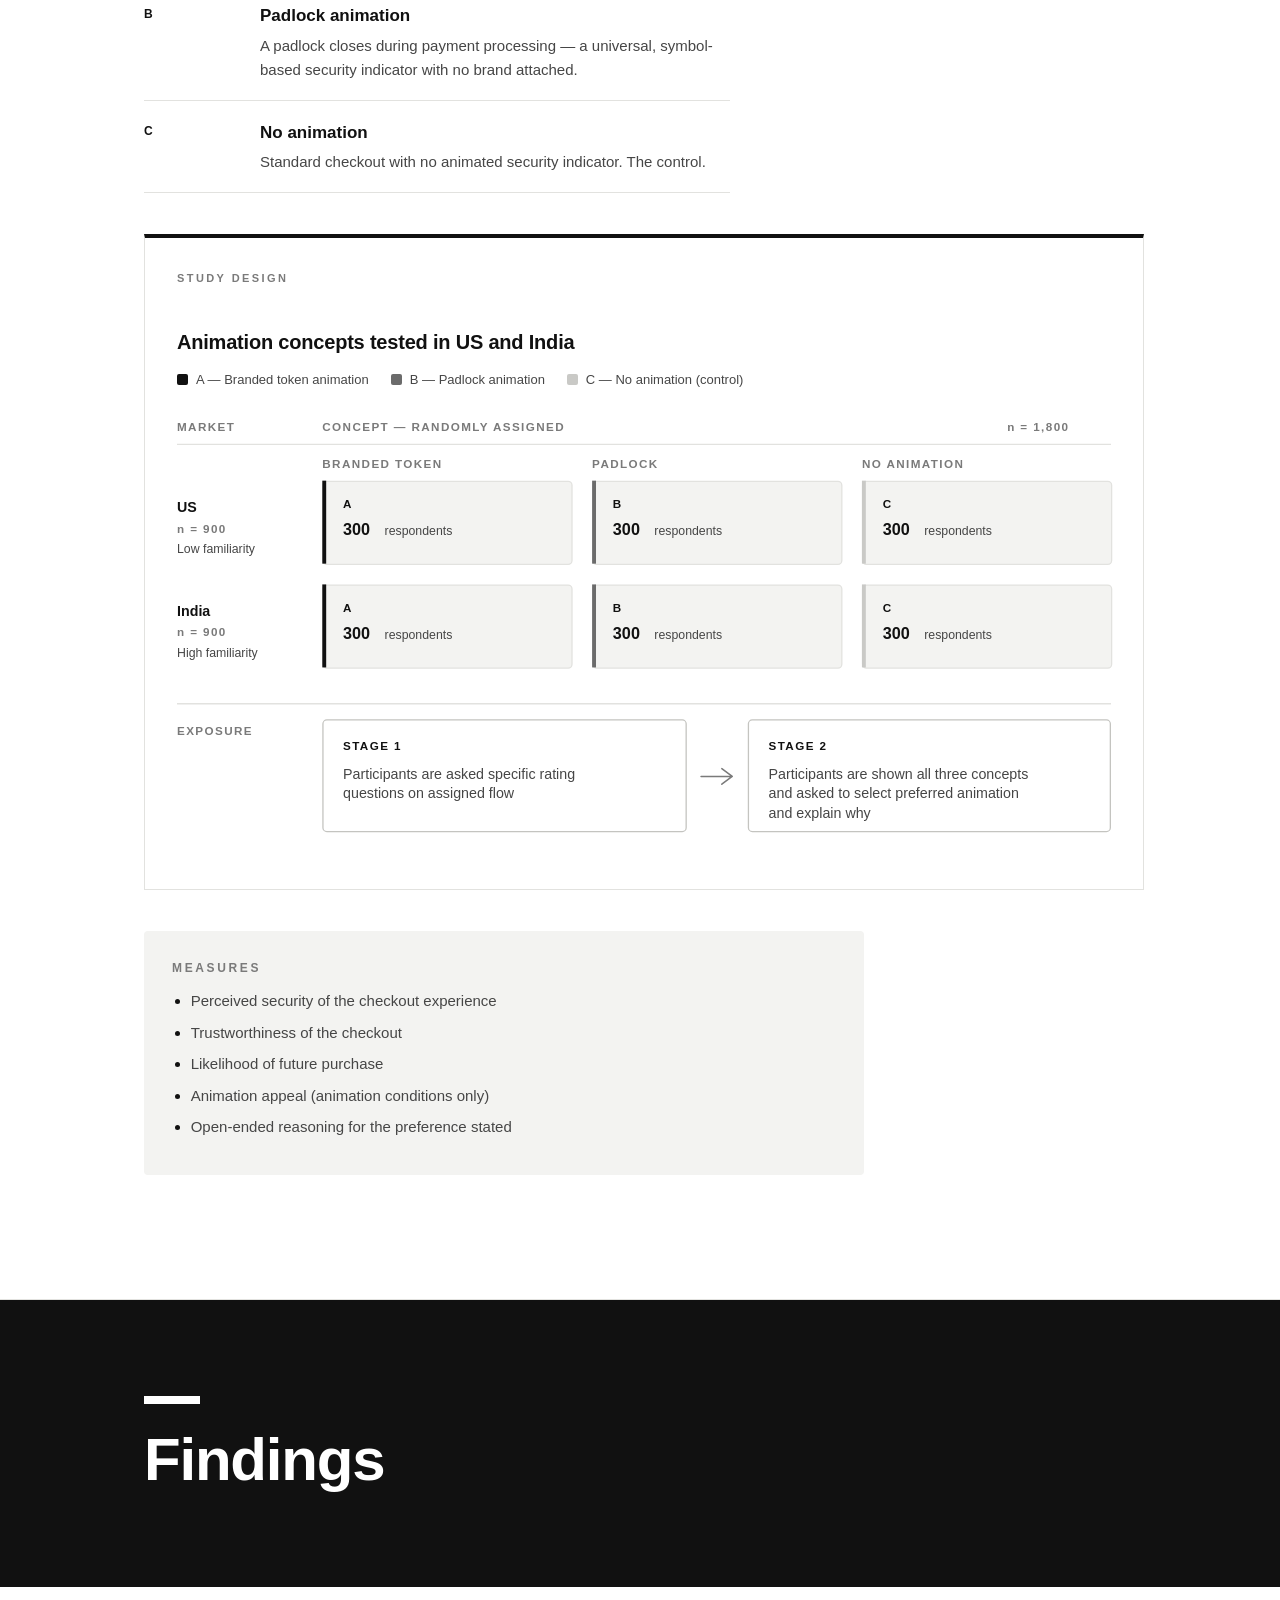
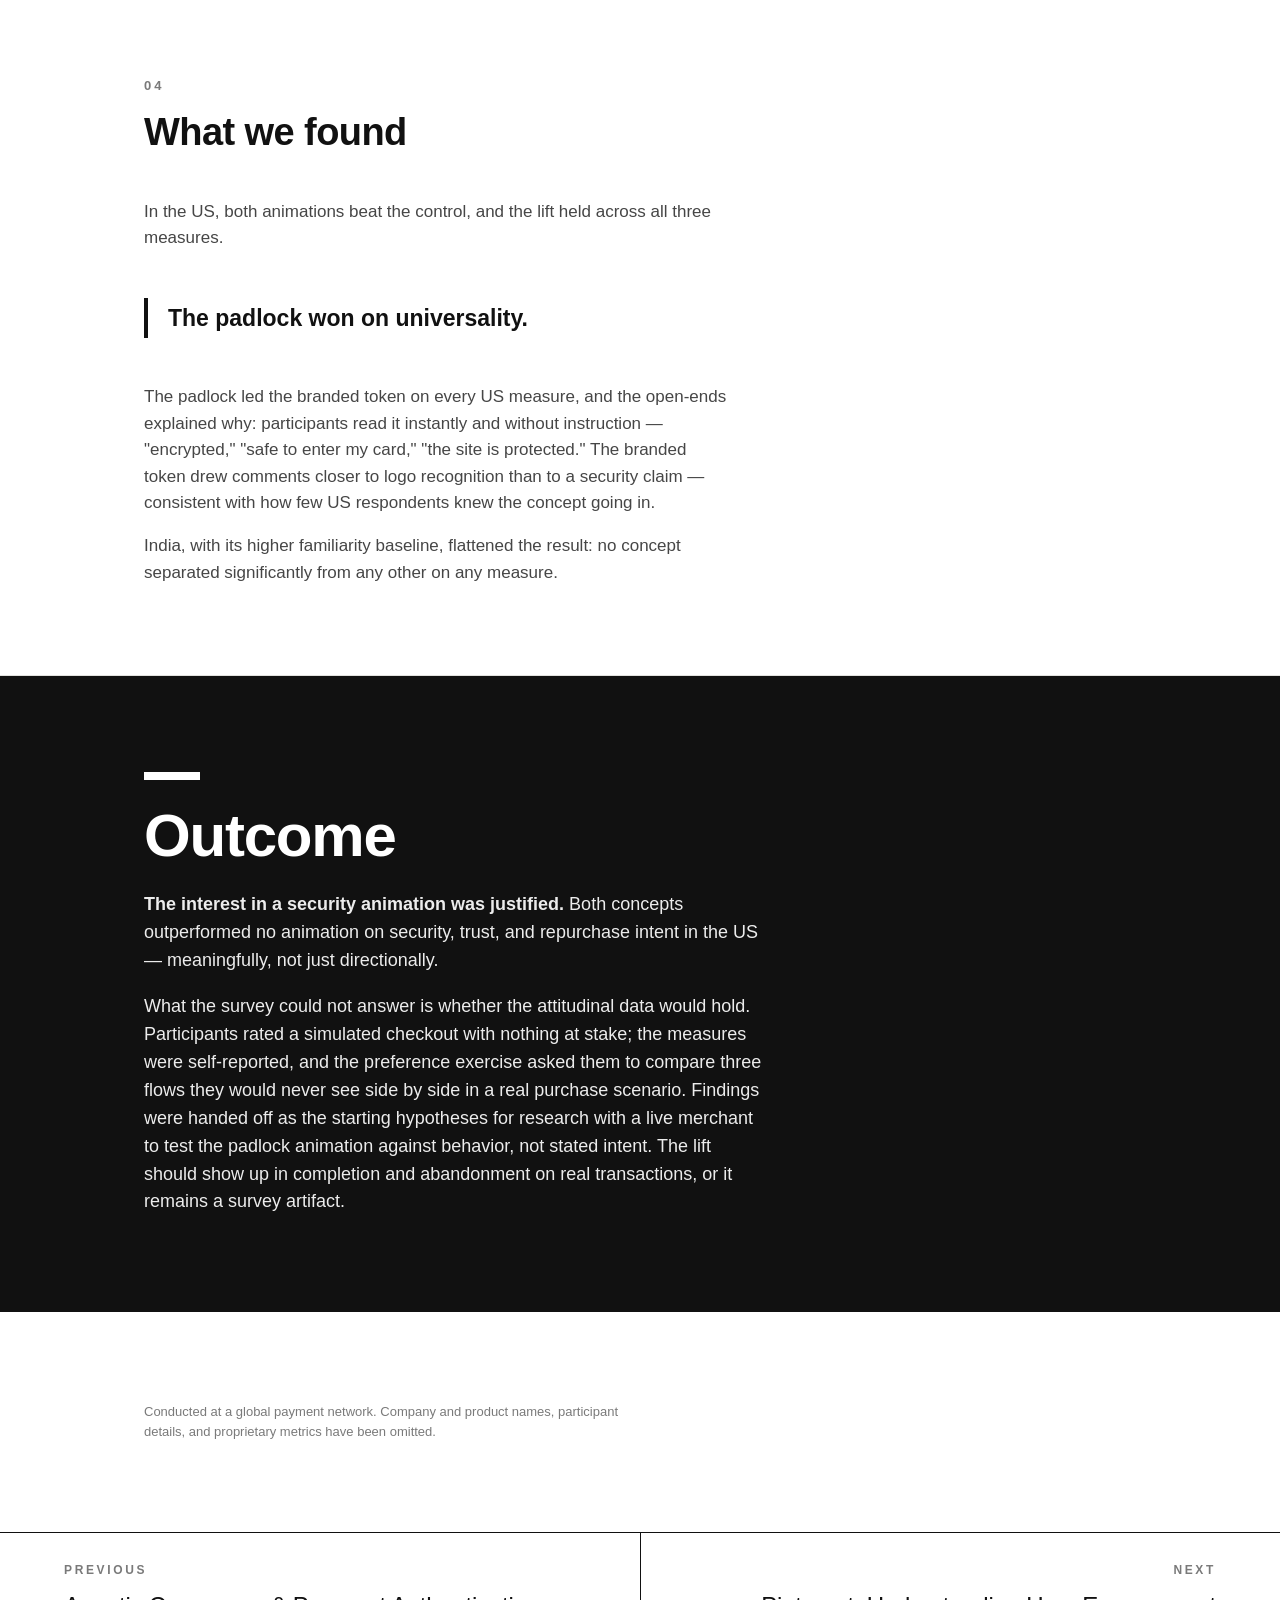
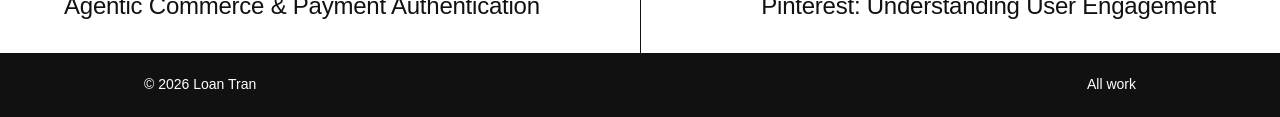
<file: checkout-animation.html>
<!doctype html>
<html lang="en">
<head>
<meta charset="utf-8">
<meta name="viewport" content="width=device-width, initial-scale=1">
<title>Security Animation at Checkout Survey — Loan Tran</title>
<meta name="description" content="An A/B/C between-subjects test of two security animations against no animation at all, fielded simultaneously in two markets. The goal was to understand whether the animations increased users' trust in the checkout experience and their likelihood to complete a purchase.">
<meta name="robots" content="noindex, nofollow">
<meta name="color-scheme" content="light dark">
<link rel="stylesheet" href="assets/css/report.css">
<script>try{var t=localStorage.getItem("portfolio-theme");if(t)document.documentElement.setAttribute("data-theme",t);}catch(e){}</script>
</head>
<body>

<a class="skip" href="#main">Skip to content</a>

<header class="bar">
  <div class="wrap">
    <a href="index.html"><strong>Loan Tran</strong> · UX Researcher</a>
    <nav aria-label="Primary">
      <a href="index.html#work">Work</a>
      <a href="index.html#contact">Contact</a>
      <button type="button" class="theme" aria-label="Switch theme">Dark</button>
    </nav>
  </div>
</header>

<main id="main">

  <section class="cover">
    <div class="wrap">
      <h1><span class="light">Case study</span>Security Animation at Checkout Survey</h1>
      <div class="dash"></div>
      <p class="byline">April 2025 / Loan Tran, Lead UX Researcher</p>
    </div>
  </section>

  <section class="slide">
    <div class="wrap">
      <p class="eyebrow">Overview</p>
      <p class="lede-big">An A/B/C between-subjects test of two security animations against no animation at
      all, fielded simultaneously in two markets. The goal was to understand whether the
      animations increased users' trust in the checkout experience and their likelihood to
      complete a purchase.</p>
      <dl class="spec">
        <div><dt>Role</dt><dd>Lead UX Researcher</dd></div>
        <div><dt>Methods</dt><dd>Quantitative survey · A/B/C between-subjects · Significance testing</dd></div>
        <div><dt>Scale</dt><dd>n = 1,800 · 900 per market · 300 per condition per market · 8-minute instrument</dd></div>
        <div><dt>Markets</dt><dd>US and India</dd></div>
      </dl>
    </div>
  </section>

  <section class="slide">
    <div class="wrap">
      <p class="eyebrow">01</p>
      <h2 class="headline">Research objectives</h2>
      <div class="content">
        <p>
        The moment a payment is processing is dead time the user has to sit through, and
        the proposal was to fill it with an animation that signals the transaction is
        secure. That raised a question of whether a
        security cue at checkout could actually change how the experience feels, and if so,
        whether it should carry the network's own branded symbol or a generic padlock any
        shopper already knows how to read.
        <em><strong>The study was built around four questions:</strong></em>
      </p>
      <ul>
        <li>Do checkout security animations improve perceived security, trustworthiness, and purchase likelihood versus no animation?</li>
        <li>Which animation performs better — and does the answer differ by market?</li>
        <li>Why do consumers choose one over the other?</li>
        <li>Does prior familiarity with the underlying payment concept affect preference?</li>
      </ul>
      </div>
    </div>
  </section>

  <section class="slide">
    <div class="wrap">
      <p class="eyebrow">02</p>
      <h2 class="headline">My role</h2>
      <div class="content">
        <ul>
        <li>Designed the A/B/C between-subjects instrument</li>
        <li>Coordinated with brand, design, and product teams on stimulus development</li>
        <li>Built the survey in aytm and tested it for usability and technical performance in conjunction with survey platform vendor</li>
        <li>Managed dual-market fielding with consistent quality controls across both panels</li>
        <li>Shared the statistical significance testing across conditions with the team</li>
        <li>Co-authored the comparative report with research manager and presented findings to the design and product team</li>
      </ul>
      </div>
    </div>
  </section>

  <section class="slide">
    <div class="wrap">
      <p class="eyebrow">03</p>
      <h2 class="headline">Design</h2>
      <div class="content">
        <p>
        Three checkout flows compared in a between-subjects design. Each participant saw
        and rated one randomly assigned flow, then viewed all three side by side to state
        an overall preference — so the study captured both an uncontaminated first
        impression and a considered comparison. The two markets were chosen for contrast
        rather than convenience: most US respondents were unfamiliar with tokenization as
        a payments concept, while most respondents in India already recognized it, which
        made any dependence on prior knowledge measurable.
      </p>

      <ul class="iterations">
        <li>
          <span class="it-key">A</span>
          <span class="it-body">
            <strong>Branded token animation</strong>
            A branded payment-security icon appears during payment processing, representing
            the network's tokenization technology.
          </span>
        </li>
        <li>
          <span class="it-key">B</span>
          <span class="it-body">
            <strong>Padlock animation</strong>
            A padlock closes during payment processing — a universal, symbol-based security
            indicator with no brand attached.
          </span>
        </li>
        <li>
          <span class="it-key">C</span>
          <span class="it-body">
            <strong>No animation</strong>
            Standard checkout with no animated security indicator. The control.
          </span>
        </li>
      </ul>

      <section class="viz">
        <p class="viz__eyebrow">Study design</p>
        <h3 class="viz__title">Animation concepts tested in US and India</h3>
        <ul class="viz-legend">
          <li><i style="--swatch: var(--s1)"></i>A — Branded token animation</li>
          <li><i style="--swatch: var(--s2)"></i>B — Padlock animation</li>
          <li><i style="--swatch: var(--viz-neutral)"></i>C — No animation (control)</li>
        </ul>
        <figure class="viz__figure">
          <svg viewBox="0 0 720 340" role="img" aria-labelledby="allot allod">
            <title id="allot">Allocation of 1,800 respondents across three concepts and two markets</title>
            <desc id="allod">A balanced between-subjects design. Each of the two markets, the US and India, contributed 900 respondents, split evenly into three concepts of 300 each: A, a branded token animation; B, a padlock animation; and C, no animation, the control. The two markets were chosen for their contrast in prior familiarity with tokenization — low in the US, high in India. Every respondent then moved through two stages: in stage one they were asked specific rating questions on the flow they were randomly assigned; in stage two they were shown all three concepts and asked to select their preferred animation and explain why.</desc>

            <text class="k" x="0" y="18">MARKET</text>
            <text class="k" x="112" y="18">CONCEPT — RANDOMLY ASSIGNED</text>
            <text class="k" x="640" y="18">n = 1,800</text>
            <line class="grid" x1="0" y1="28" x2="720" y2="28"/>

            <text class="k" x="112" y="46">BRANDED TOKEN</text>
            <text class="k" x="320" y="46">PADLOCK</text>
            <text class="k" x="528" y="46">NO ANIMATION</text>

            <text class="lbl lbl--strong" x="0" y="80">US</text>
            <text class="k" x="0" y="96">n = 900</text>
            <text class="lbl lbl--sm" x="0" y="112">Low familiarity</text>
            <rect class="box--sunk" x="112.5" y="56.5" width="192" height="64" rx="3"/>
            <rect x="112" y="56" width="3" height="64" fill="var(--s1)"/>
            <text class="k k--accent" x="128" y="77">A</text>
            <text class="val" x="128" y="98">300</text>
            <text class="lbl lbl--sm" x="160" y="98">respondents</text>
            <rect class="box--sunk" x="320.5" y="56.5" width="192" height="64" rx="3"/>
            <rect x="320" y="56" width="3" height="64" fill="var(--s2)"/>
            <text class="k k--accent" x="336" y="77">B</text>
            <text class="val" x="336" y="98">300</text>
            <text class="lbl lbl--sm" x="368" y="98">respondents</text>
            <rect class="box--sunk" x="528.5" y="56.5" width="192" height="64" rx="3"/>
            <rect x="528" y="56" width="3" height="64" fill="var(--viz-neutral)"/>
            <text class="k k--accent" x="544" y="77">C</text>
            <text class="val" x="544" y="98">300</text>
            <text class="lbl lbl--sm" x="576" y="98">respondents</text>
            <text class="lbl lbl--strong" x="0" y="160">India</text>
            <text class="k" x="0" y="176">n = 900</text>
            <text class="lbl lbl--sm" x="0" y="192">High familiarity</text>
            <rect class="box--sunk" x="112.5" y="136.5" width="192" height="64" rx="3"/>
            <rect x="112" y="136" width="3" height="64" fill="var(--s1)"/>
            <text class="k k--accent" x="128" y="157">A</text>
            <text class="val" x="128" y="178">300</text>
            <text class="lbl lbl--sm" x="160" y="178">respondents</text>
            <rect class="box--sunk" x="320.5" y="136.5" width="192" height="64" rx="3"/>
            <rect x="320" y="136" width="3" height="64" fill="var(--s2)"/>
            <text class="k k--accent" x="336" y="157">B</text>
            <text class="val" x="336" y="178">300</text>
            <text class="lbl lbl--sm" x="368" y="178">respondents</text>
            <rect class="box--sunk" x="528.5" y="136.5" width="192" height="64" rx="3"/>
            <rect x="528" y="136" width="3" height="64" fill="var(--viz-neutral)"/>
            <text class="k k--accent" x="544" y="157">C</text>
            <text class="val" x="544" y="178">300</text>
            <text class="lbl lbl--sm" x="576" y="178">respondents</text>

            <line class="grid" x1="0" y1="228" x2="720" y2="228"/>
            <text class="k" x="0" y="252">EXPOSURE</text>
            <rect class="box" x="112.5" y="240.5" width="280" height="86" rx="3"/>
            <text class="k k--accent" x="128" y="264">STAGE 1</text>
            <text class="lbl" x="128" y="286"><tspan x="128">Participants are asked specific rating</tspan><tspan x="128" dy="15">questions on assigned flow</tspan></text>
            <path class="flow" d="M404 284 H428 M420 278 l8 6 -8 6"/>
            <rect class="box" x="440.5" y="240.5" width="279" height="86" rx="3"/>
            <text class="k k--accent" x="456" y="264">STAGE 2</text>
            <text class="lbl" x="456" y="286"><tspan x="456">Participants are shown all three concepts</tspan><tspan x="456" dy="15">and asked to select preferred animation</tspan><tspan x="456" dy="15">and explain why</tspan></text>
          </svg>

        </figure>
      </section>

      <div class="method-card">
        <h3>Measures</h3>
        <ul>
          <li>Perceived security of the checkout experience</li>
          <li>Trustworthiness of the checkout</li>
          <li>Likelihood of future purchase</li>
          <li>Animation appeal (animation conditions only)</li>
          <li>Open-ended reasoning for the preference stated</li>
        </ul>
      </div>
      </div>
    </div>
  </section>

  <section class="divider"><div class="wrap"><div class="dash"></div><h2>Findings</h2></div></section>

  <section class="slide">
    <div class="wrap">
      <p class="eyebrow">04</p>
      <h2 class="headline">What we found</h2>
      <div class="content">
        <p>
        In the US, both animations beat the control, and the lift held across all three
        measures.
      </p>

      <p class="statement">
        <em><strong>The padlock won on universality.</strong></em>
      </p>

      <p>
        The padlock led the branded token on every US measure, and the open-ends explained
        why: participants read it instantly and without instruction — "encrypted," "safe to
        enter my card," "the site is protected." The branded token drew comments closer to
        logo recognition than to a security claim — consistent with how few US respondents
        knew the concept going in.
      </p>

      <p>
        India, with its higher familiarity baseline, flattened the result: no concept
        separated significantly from any other on any measure.
      </p>
      </div>
    </div>
  </section>

  <section class="inverse">
    <div class="wrap">
      <div class="dash"></div>
      <h2>Outcome</h2>
      <div class="content">
        <p>
        <strong>The interest in a security animation was justified.</strong> Both
        concepts outperformed no animation on security, trust, and repurchase intent in
        the US — meaningfully, not just directionally.
      </p>

      <p>
        What the survey could not answer is whether the attitudinal data would hold.
        Participants rated a simulated checkout with nothing at stake; the measures were
        self-reported, and the preference exercise asked them to compare three flows they
        would never see side by side in a real purchase scenario. Findings were handed off
        as the starting hypotheses for research with a live merchant to test the padlock
        animation against behavior, not stated intent. The lift should show up in
        completion and abandonment on real transactions, or it remains a survey artifact.
      </p>
      </div>
    </div>
  </section>

  <section class="slide slide--last">
    <div class="wrap">
      <div class="confidential">
        <p>
          Conducted at a global payment network. Company and product names, participant
          details, and proprietary metrics have been omitted.
        </p>
      </div>
    </div>
  </section>

</main>

<nav class="pager" aria-label="Case studies">
  <a href="agentic-commerce.html"><small>Previous</small><b>Agentic Commerce &amp; Payment Authentication</b></a>
  <a href="pinterest-user-engagement.html"><small>Next</small><b>Pinterest: Understanding User Engagement</b></a>
</nav>

<footer>
  <div class="wrap">
    <span>© <span id="year">2026</span> Loan Tran</span>
    <a href="index.html#work">All work</a>
  </div>
</footer>

<script src="assets/js/report.js"></script>
</body>
</html>
</file>
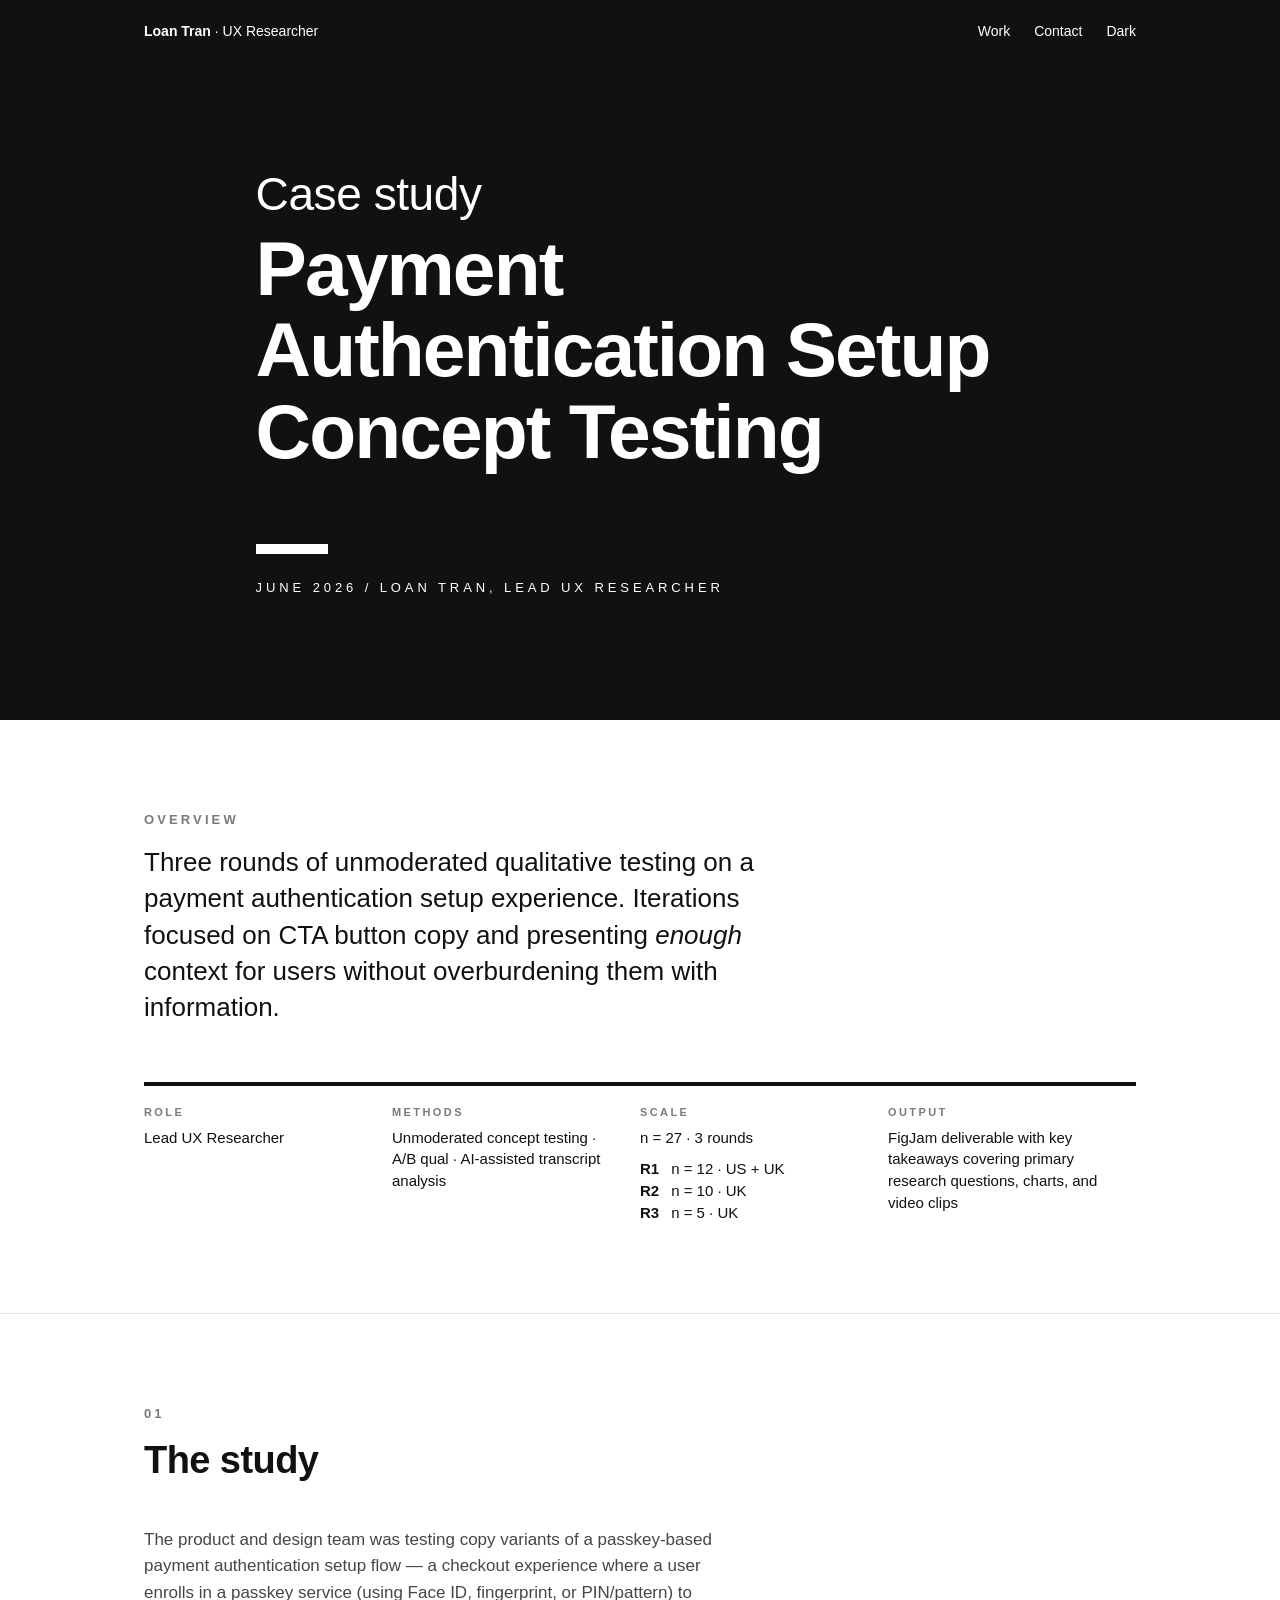
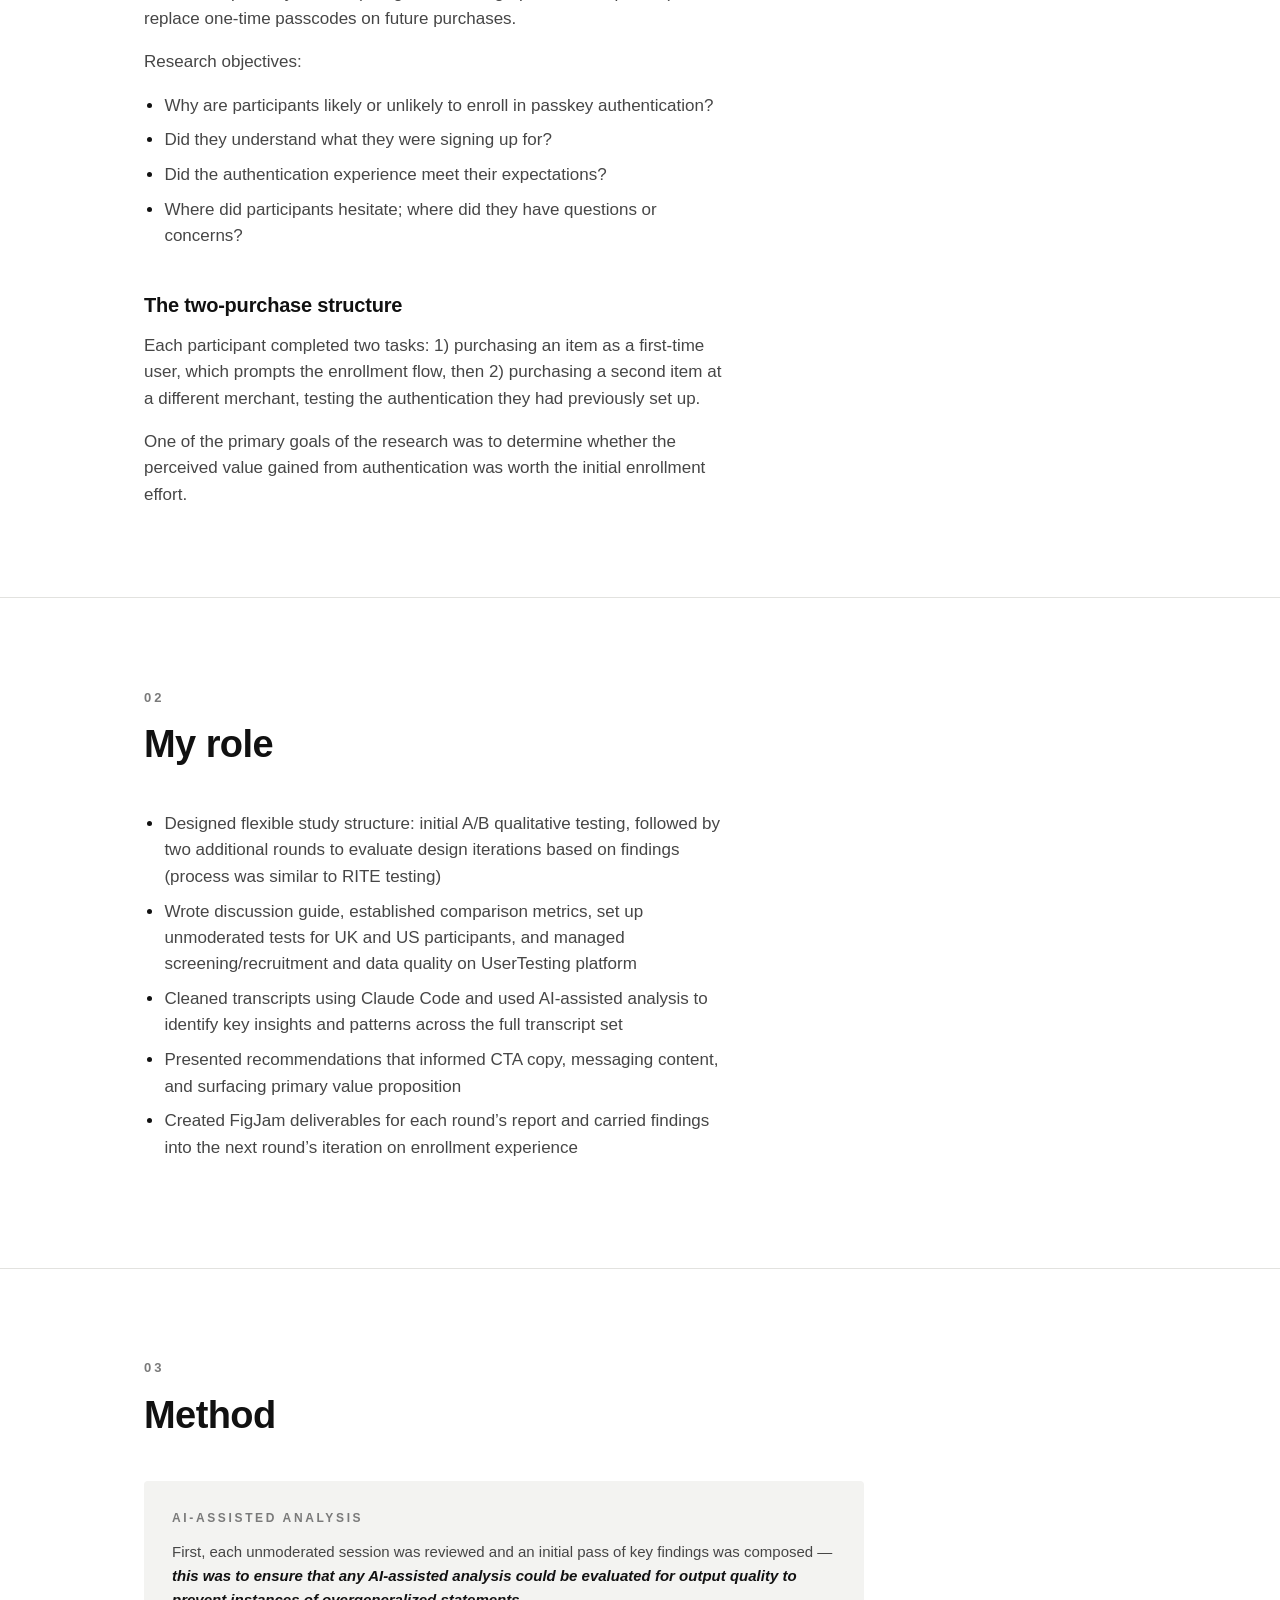
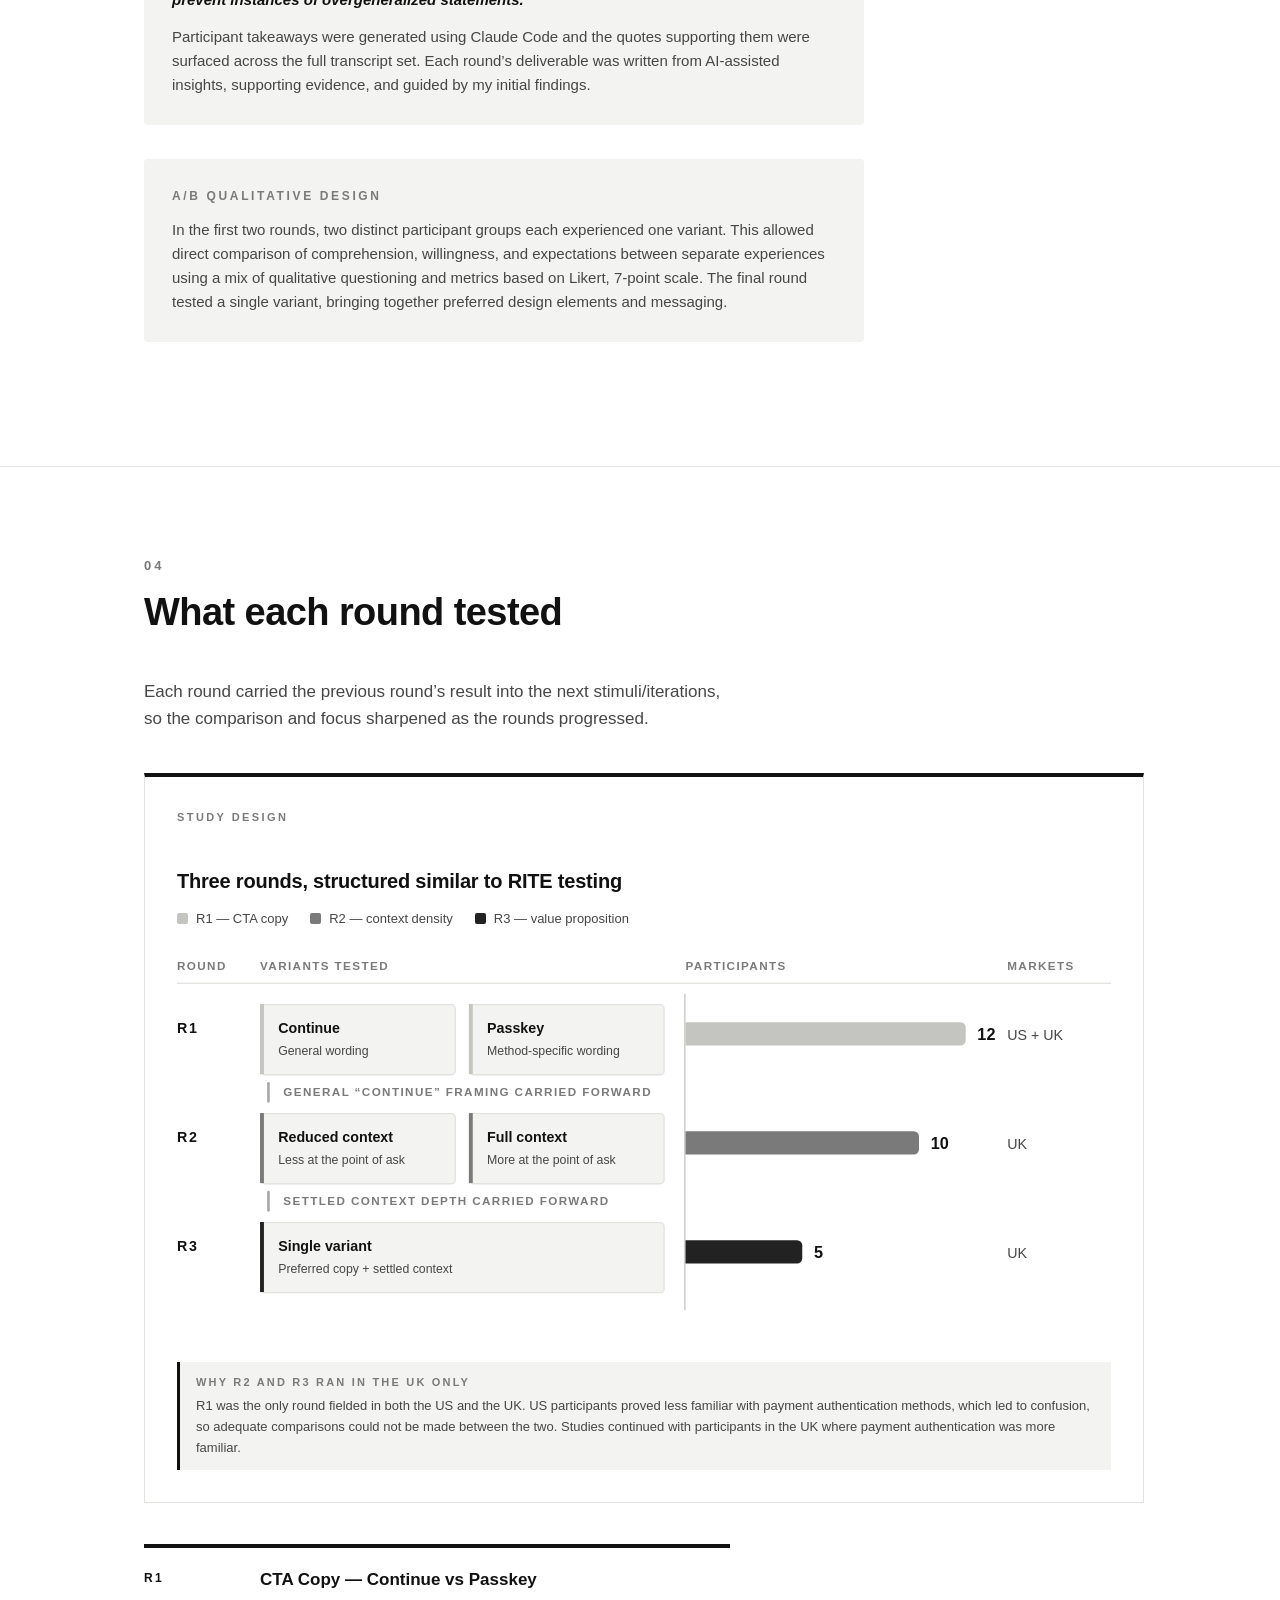
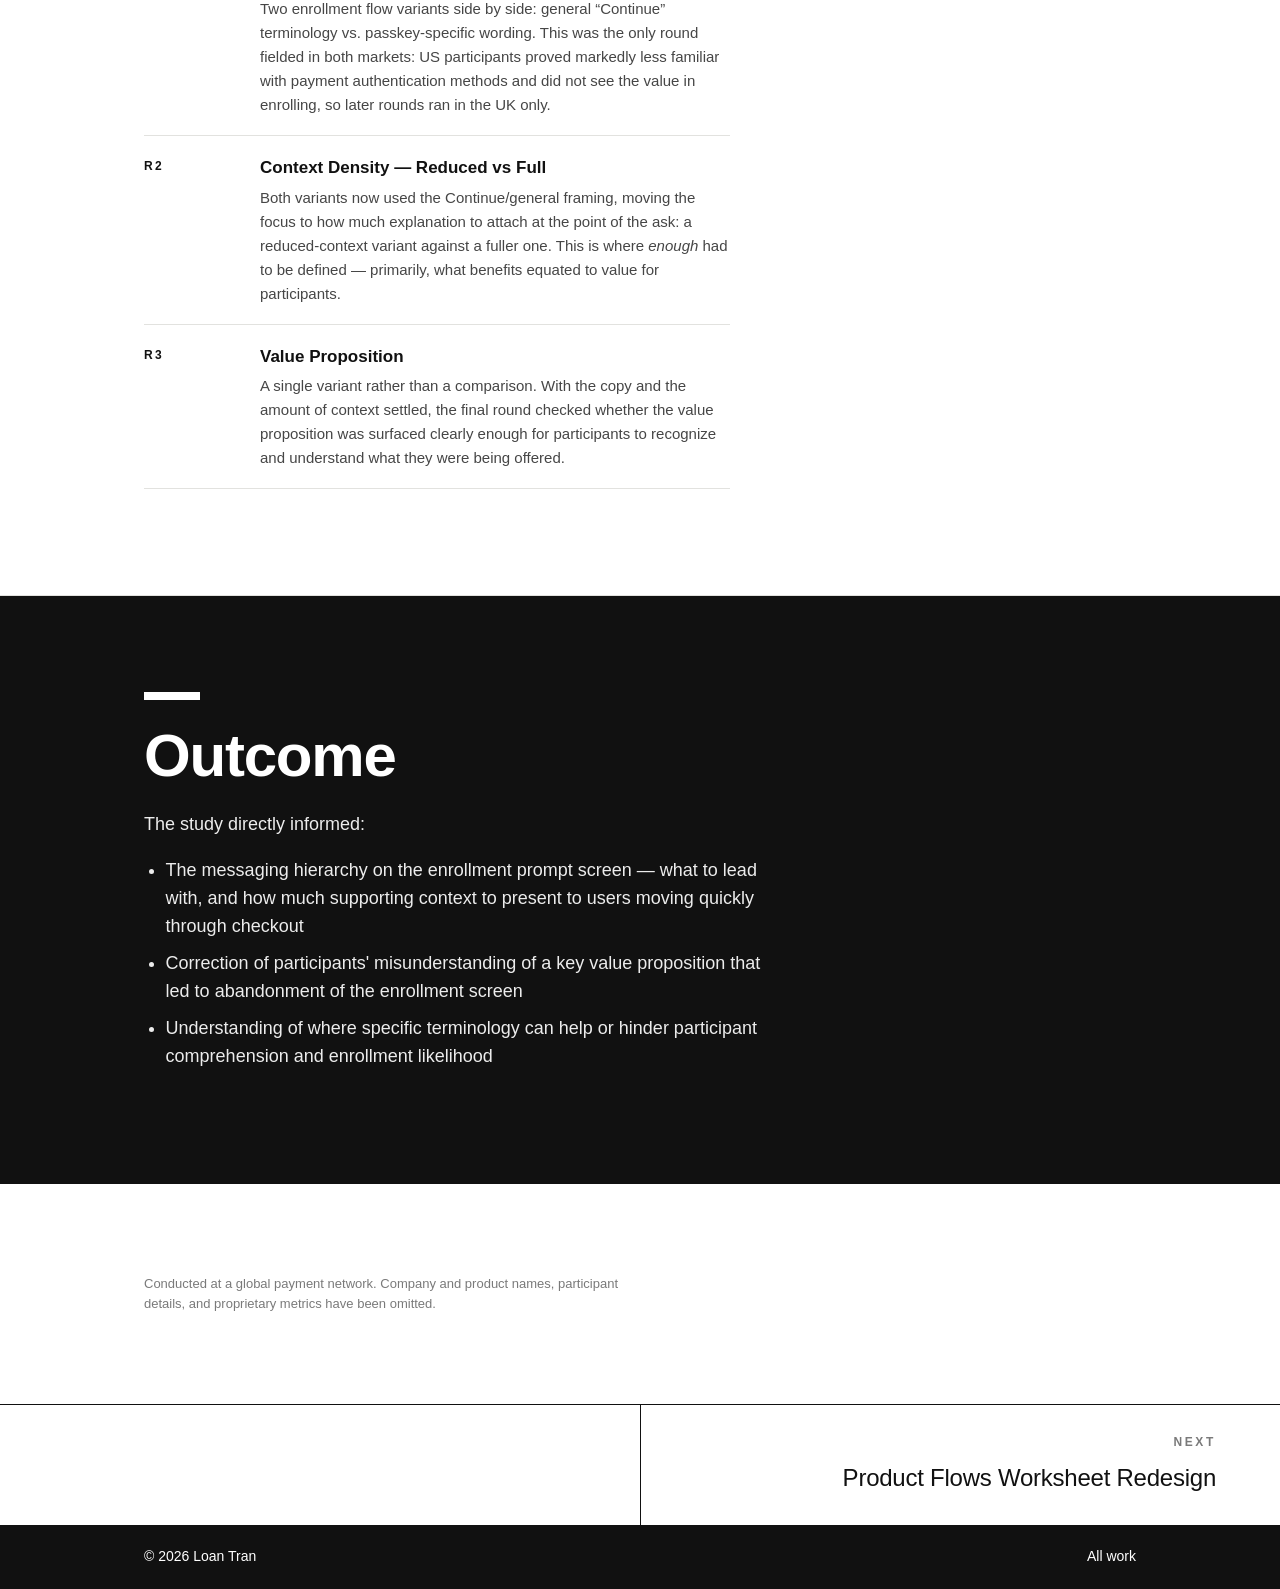
<file: concept-testing.html>
<!doctype html>
<html lang="en">
<head>
<meta charset="utf-8">
<meta name="viewport" content="width=device-width, initial-scale=1">
<title>Payment Authentication Setup Concept Testing — Loan Tran</title>
<meta name="description" content="Three rounds of unmoderated qualitative testing on a payment authentication setup experience. Iterations focused on CTA button copy and presenting enough context for users without overburdening them with information.">
<meta name="robots" content="noindex, nofollow">
<meta name="color-scheme" content="light dark">
<link rel="stylesheet" href="assets/css/report.css">
<script>try{var t=localStorage.getItem("portfolio-theme");if(t)document.documentElement.setAttribute("data-theme",t);}catch(e){}</script>
</head>
<body>

<a class="skip" href="#main">Skip to content</a>

<header class="bar">
  <div class="wrap">
    <a href="index.html"><strong>Loan Tran</strong> · UX Researcher</a>
    <nav aria-label="Primary">
      <a href="index.html#work">Work</a>
      <a href="index.html#contact">Contact</a>
      <button type="button" class="theme" aria-label="Switch theme">Dark</button>
    </nav>
  </div>
</header>

<main id="main">

  <section class="cover">
    <div class="wrap">
      <h1><span class="light">Case study</span>Payment Authentication Setup Concept Testing</h1>
      <div class="dash"></div>
      <p class="byline">June 2026 / Loan Tran, Lead UX Researcher</p>
    </div>
  </section>

  <section class="slide">
    <div class="wrap">
      <p class="eyebrow">Overview</p>
      <p class="lede-big">Three rounds of unmoderated qualitative testing on a payment authentication setup
      experience. Iterations focused on CTA button copy and presenting <em>enough</em> context for
      users without overburdening them with information.</p>
      <dl class="spec">
        <div><dt>Role</dt><dd>Lead UX Researcher</dd></div>
        <div><dt>Methods</dt><dd>Unmoderated concept testing · A/B qual · AI-assisted transcript analysis</dd></div>
        <div><dt>Scale</dt><dd>n = 27 · 3 rounds<ul class="round-split">
          <li><span>R1</span> n = 12 · US + UK</li>
          <li><span>R2</span> n = 10 · UK</li>
          <li><span>R3</span> n = 5 · UK</li>
        </ul></dd></div>
        <div><dt>Output</dt><dd>FigJam deliverable with key takeaways covering primary research questions, charts, and video clips</dd></div>
      </dl>
    </div>
  </section>

  <section class="slide">
    <div class="wrap">
      <p class="eyebrow">01</p>
      <h2 class="headline">The study</h2>
      <div class="content">
        <p>
        The product and design team was testing copy variants of a passkey-based payment
        authentication setup flow &mdash; a checkout experience where a user enrolls in a
        passkey service (using Face ID, fingerprint, or PIN/pattern) to replace one-time
        passcodes on future purchases.
      </p>
      <p>Research objectives:</p>
      <ul>
        <li>Why are participants likely or unlikely to enroll in passkey authentication?</li>
        <li>Did they understand what they were signing up for?</li>
        <li>Did the authentication experience meet their expectations?</li>
        <li>Where did participants hesitate; where did they have questions or concerns?</li>
      </ul>

      <h3>The two-purchase structure</h3>
      <p>
        Each participant completed two tasks: 1) purchasing an item as a first-time user, which
        prompts the enrollment flow, then 2) purchasing a second item at a different merchant,
        testing the authentication they had previously set up.
      </p>
      <p>
        One of the primary goals of the research was to determine whether the perceived value
        gained from authentication was worth the initial enrollment effort.
      </p>
      </div>
    </div>
  </section>

  <section class="slide">
    <div class="wrap">
      <p class="eyebrow">02</p>
      <h2 class="headline">My role</h2>
      <div class="content">
        <ul>
        <li>Designed flexible study structure: initial A/B qualitative testing, followed by
          two additional rounds to evaluate design iterations based on findings (process was
          similar to RITE testing)</li>
        <li>Wrote discussion guide, established comparison metrics, set up unmoderated tests
          for UK and US participants, and managed screening/recruitment and data quality on
          UserTesting platform</li>
        <li>Cleaned transcripts using Claude Code and used AI-assisted analysis to identify
          key insights and patterns across the full transcript set</li>
        <li>Presented recommendations that informed CTA copy, messaging content, and
          surfacing primary value proposition</li>
        <li>Created FigJam deliverables for each round&rsquo;s report and carried findings
          into the next round&rsquo;s iteration on enrollment experience</li>
      </ul>
      </div>
    </div>
  </section>

  <section class="slide">
    <div class="wrap">
      <p class="eyebrow">03</p>
      <h2 class="headline">Method</h2>
      <div class="content">
        <div class="method-card">
        <h3>AI-assisted analysis</h3>
        <p>
          First, each unmoderated session was reviewed and an initial pass of key findings was
          composed &mdash; <em><strong>this was to ensure that any AI-assisted analysis could be
          evaluated for output quality to prevent instances of overgeneralized
          statements.</strong></em>
        </p>
        <p>
          Participant takeaways were generated using Claude Code and the quotes supporting
          them were surfaced across the full transcript set. Each round&rsquo;s deliverable
          was written from AI-assisted insights, supporting evidence, and guided by my
          initial findings.
        </p>
      </div>

      <div class="method-card">
        <h3>A/B qualitative design</h3>
        <p>
          In the first two rounds, two distinct participant groups each experienced one variant.
          This allowed direct comparison of comprehension, willingness, and expectations between separate experiences using a mix of qualitative questioning and metrics based on Likert, 7-point scale. The final round tested a single variant, bringing together preferred design elements and messaging.
        </p>
      </div>
      </div>
    </div>
  </section>

  <section class="slide">
    <div class="wrap">
      <p class="eyebrow">04</p>
      <h2 class="headline">What each round tested</h2>
      <div class="content">
        <p>
        Each round carried the previous round&rsquo;s result into the next stimuli/iterations, so the
        comparison and focus sharpened as the rounds progressed.
      </p>

      <section class="viz">
        <p class="viz__eyebrow">Study design</p>
        <h3 class="viz__title">Three rounds, structured similar to RITE testing</h3>
        <ul class="viz-legend">
            <li><i style="--swatch: var(--ord-1)"></i>R1 — CTA copy</li>
            <li><i style="--swatch: var(--ord-2)"></i>R2 — context density</li>
            <li><i style="--swatch: var(--ord-3)"></i>R3 — value proposition</li>
        </ul>
        <figure class="viz__figure">
          <svg viewBox="0 0 720 300" role="img" aria-labelledby="rndt rndd">
            <title id="rndt">Three rounds of concept testing, narrowing</title>
            <desc id="rndd">Each row is one round: the variants it put in front of participants, a bar for how many people took part, and the markets it ran in. Round 1 tested two copy variants with 12 participants in the US and UK; round 2 tested two context-density variants with 10 in the UK; round 3 tested a single combined variant with 5 in the UK. Rounds 2 and 3 ran in the UK only.</desc>
            <text class="k" x="0" y="18">ROUND</text>
            <text class="k" x="64" y="18">VARIANTS TESTED</text>
            <text class="k" x="392" y="18">PARTICIPANTS</text>
            <text class="k" x="640" y="18">MARKETS</text>
            <line class="grid" x1="0" y1="28" x2="720" y2="28"/>
            <line class="axis" x1="391.5" y1="36" x2="391.5" y2="280"/>
            <g>
              <text class="k k--accent" x="0" y="66" style="font-size:11px">R1</text>
              <rect class="box--sunk" x="64.5" y="44.5" width="150" height="54" rx="3"/>
              <rect x="64" y="44" width="3" height="54" fill="var(--ord-1)"/>
              <text class="lbl lbl--strong" x="78" y="66">Continue</text>
              <text class="lbl lbl--sm" x="78" y="83">General wording</text>
              <rect class="box--sunk" x="225.5" y="44.5" width="150" height="54" rx="3"/>
              <rect x="225" y="44" width="3" height="54" fill="var(--ord-1)"/>
              <text class="lbl lbl--strong" x="239" y="66">Passkey</text>
              <text class="lbl lbl--sm" x="239" y="83">Method-specific wording</text>
              <path d="M392 58 H604 A4 4 0 0 1 608 62 V72 A4 4 0 0 1 604 76 H392 Z" fill="var(--ord-1)"/>
              <text class="val" x="617" y="72">12</text>
              <text class="lbl" x="640" y="72">US + UK</text>
            </g>
            <line x1="70.5" y1="105" x2="70.5" y2="119" stroke="var(--accent-ring)" stroke-width="2" stroke-linecap="round"/>
            <text class="k" x="82" y="115">GENERAL “CONTINUE” FRAMING CARRIED FORWARD</text>
            <g>
              <text class="k k--accent" x="0" y="150" style="font-size:11px">R2</text>
              <rect class="box--sunk" x="64.5" y="128.5" width="150" height="54" rx="3"/>
              <rect x="64" y="128" width="3" height="54" fill="var(--ord-2)"/>
              <text class="lbl lbl--strong" x="78" y="150">Reduced context</text>
              <text class="lbl lbl--sm" x="78" y="167">Less at the point of ask</text>
              <rect class="box--sunk" x="225.5" y="128.5" width="150" height="54" rx="3"/>
              <rect x="225" y="128" width="3" height="54" fill="var(--ord-2)"/>
              <text class="lbl lbl--strong" x="239" y="150">Full context</text>
              <text class="lbl lbl--sm" x="239" y="167">More at the point of ask</text>
              <path d="M392 142 H568 A4 4 0 0 1 572 146 V156 A4 4 0 0 1 568 160 H392 Z" fill="var(--ord-2)"/>
              <text class="val" x="581" y="156">10</text>
              <text class="lbl" x="640" y="156">UK</text>
            </g>
            <line x1="70.5" y1="189" x2="70.5" y2="203" stroke="var(--accent-ring)" stroke-width="2" stroke-linecap="round"/>
            <text class="k" x="82" y="199">SETTLED CONTEXT DEPTH CARRIED FORWARD</text>
            <g>
              <text class="k k--accent" x="0" y="234" style="font-size:11px">R3</text>
              <rect class="box--sunk" x="64.5" y="212.5" width="311" height="54" rx="3"/>
              <rect x="64" y="212" width="3" height="54" fill="var(--ord-3)"/>
              <text class="lbl lbl--strong" x="78" y="234">Single variant</text>
              <text class="lbl lbl--sm" x="78" y="251">Preferred copy + settled context</text>
              <path d="M392 226 H478 A4 4 0 0 1 482 230 V240 A4 4 0 0 1 478 244 H392 Z" fill="var(--ord-3)"/>
              <text class="val" x="491" y="240">5</text>
              <text class="lbl" x="640" y="240">UK</text>
            </g>
          </svg>
          <p class="viz__note">
            <span class="viz__note-key">Why R2 and R3 ran in the UK only</span>
            R1 was the only round fielded in both the US and the UK. US participants
            proved less familiar with payment authentication methods, which led to
            confusion, so adequate comparisons could not be made between the two. Studies
            continued with participants in the UK where payment authentication was more
            familiar.
          </p>
        </figure>
      </section>

      <ul class="iterations">
        <li>
          <span class="it-key">R1</span>
          <span class="it-body">
            <strong>CTA Copy — Continue vs Passkey</strong>
            Two enrollment flow variants side by side: general &ldquo;Continue&rdquo; terminology vs. passkey-specific wording. This was the only
            round fielded in both markets: US participants proved markedly less familiar with
            payment authentication methods and did not see the value in enrolling, so later rounds ran in the UK only.
          </span>
        </li>
        <li>
          <span class="it-key">R2</span>
          <span class="it-body">
            <strong>Context Density — Reduced vs Full</strong>
            Both variants now used the Continue/general framing, moving the focus to how much
            explanation to attach at the point of the ask: a reduced-context variant against
            a fuller one. This is where <em>enough</em> had to be defined &mdash; primarily, what benefits equated to value for participants.
          </span>
        </li>
        <li>
          <span class="it-key">R3</span>
          <span class="it-body">
            <strong>Value Proposition</strong>
            A single variant rather than a comparison. With the copy and the amount of
            context settled, the final round checked whether the value proposition was
            surfaced clearly enough for participants to recognize and understand what they
            were being offered.
          </span>
        </li>
      </ul>
      </div>
    </div>
  </section>

  <section class="inverse">
    <div class="wrap">
      <div class="dash"></div>
      <h2>Outcome</h2>
      <div class="content">
        <p>The study directly informed:</p>
      <ul>
        <li>
          The messaging hierarchy on the enrollment prompt screen — what to lead with, and
          how much supporting context to present to users moving quickly through checkout
        </li>
        <li>
          Correction of participants' misunderstanding of a key value proposition that led to abandonment of the enrollment screen
        </li>
        <li>
          Understanding of where specific terminology can help or hinder participant
          comprehension and enrollment likelihood
        </li>
      </ul>
      </div>
    </div>
  </section>

  <section class="slide slide--last">
    <div class="wrap">
      <div class="confidential">
        <p>
          Conducted at a global payment network. Company and product names, participant
          details, and proprietary metrics have been omitted.
        </p>
      </div>
    </div>
  </section>

</main>

<nav class="pager" aria-label="Case studies">
  <span class="empty"></span>
  <a href="product-flows-worksheet.html"><small>Next</small><b>Product Flows Worksheet Redesign</b></a>
</nav>

<footer>
  <div class="wrap">
    <span>© <span id="year">2026</span> Loan Tran</span>
    <a href="index.html#work">All work</a>
  </div>
</footer>

<script src="assets/js/report.js"></script>
</body>
</html>
</file>
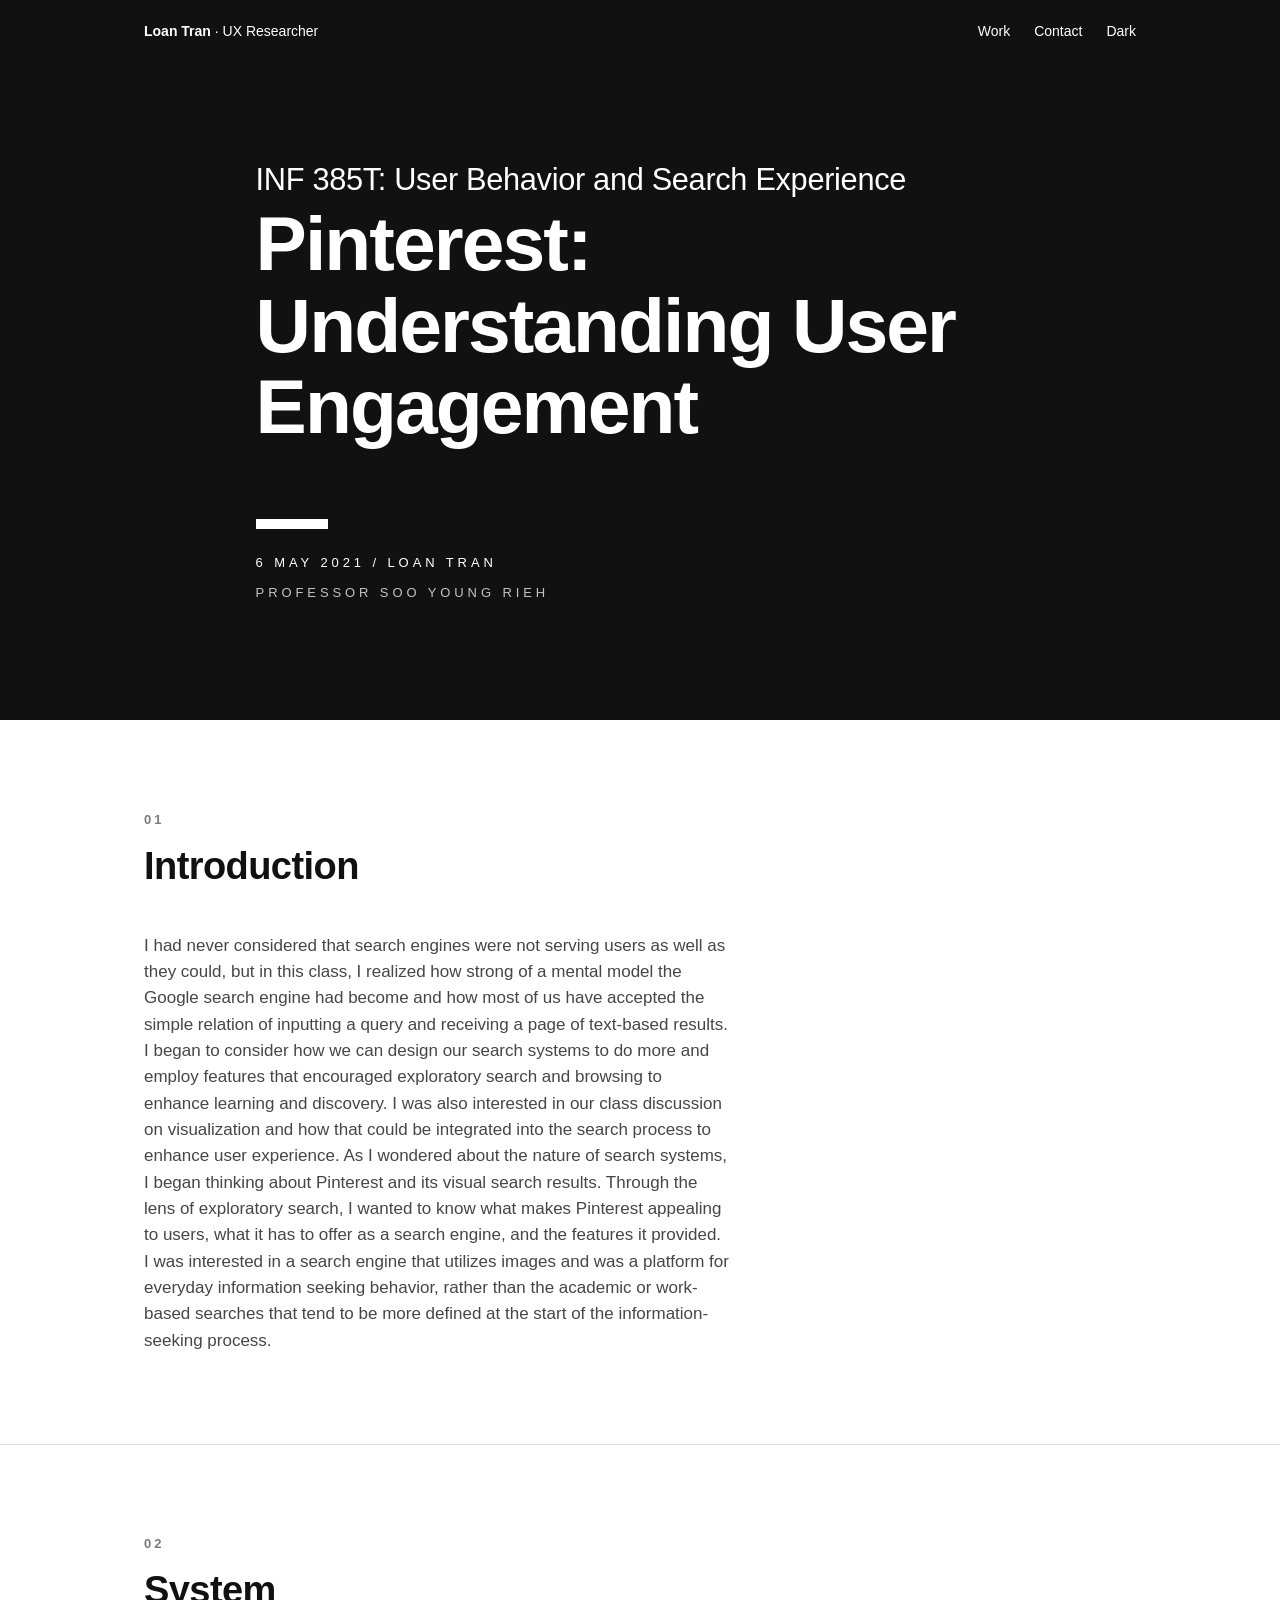
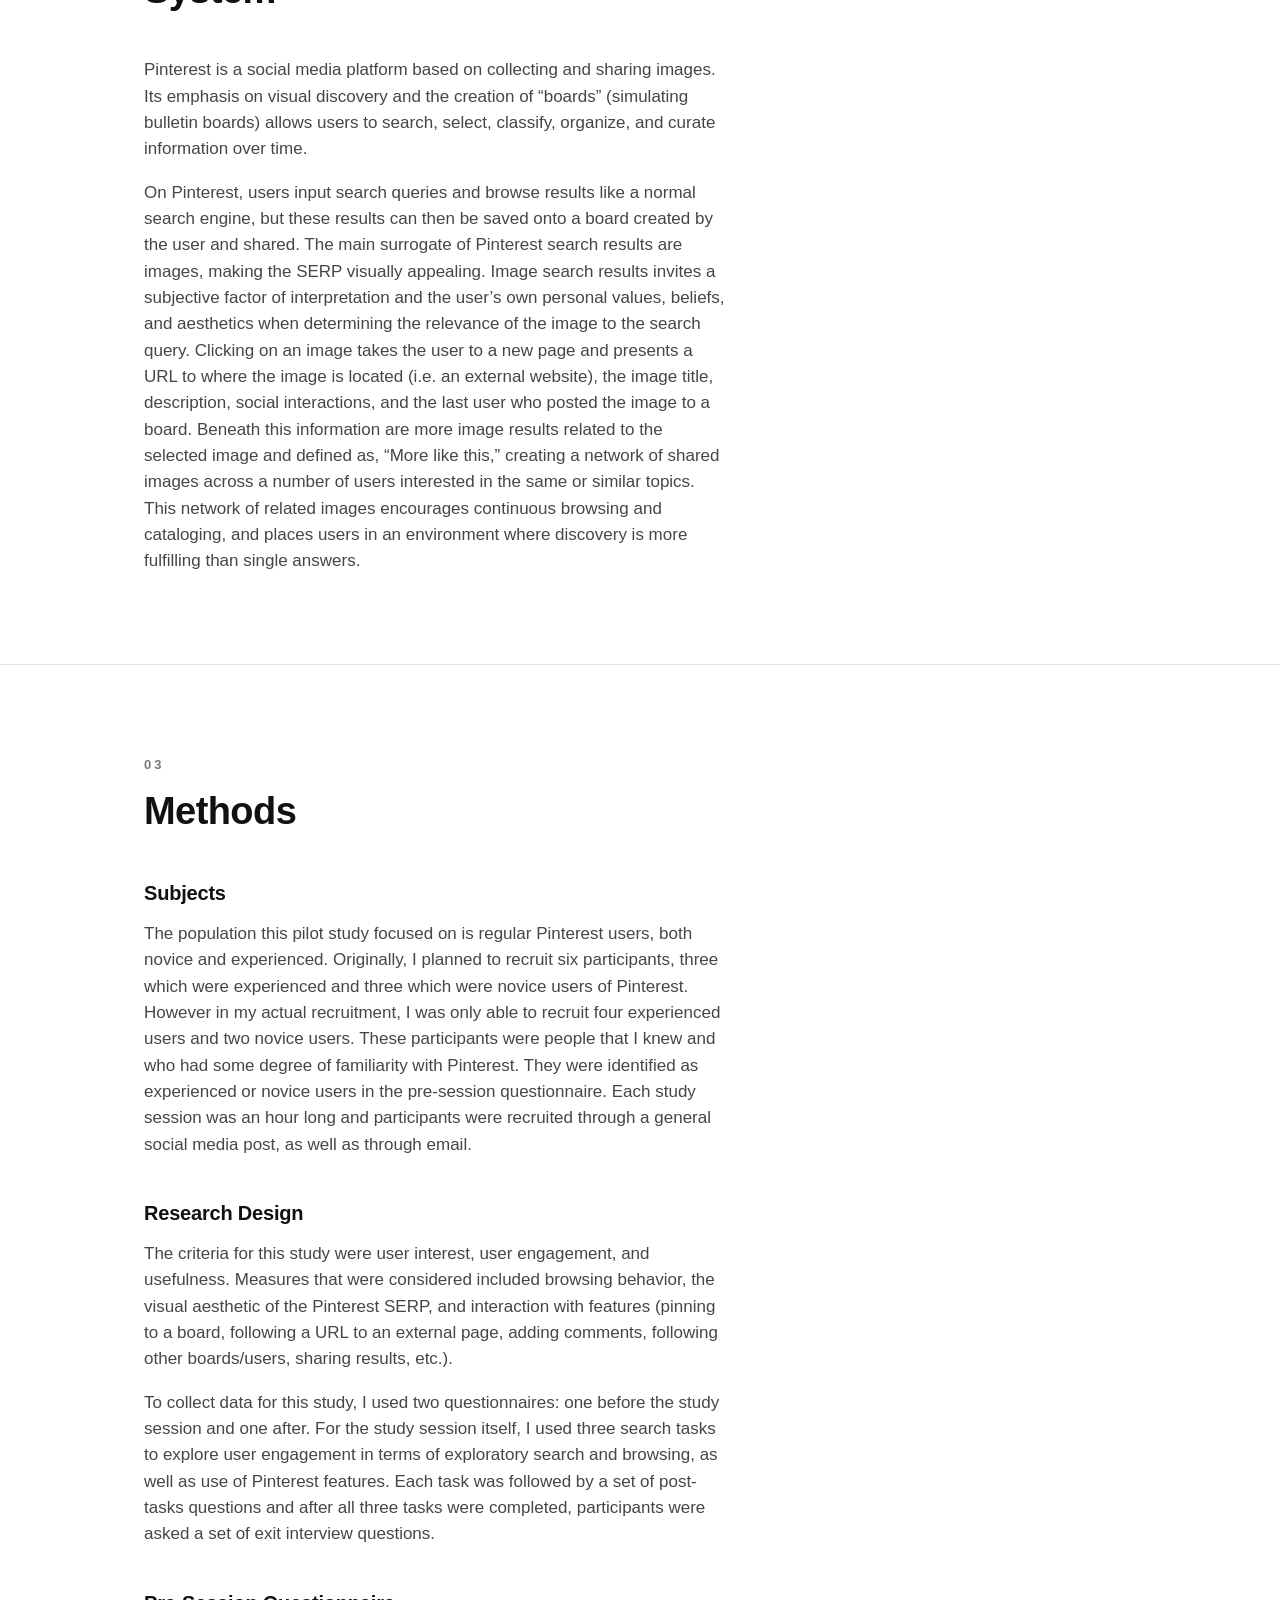
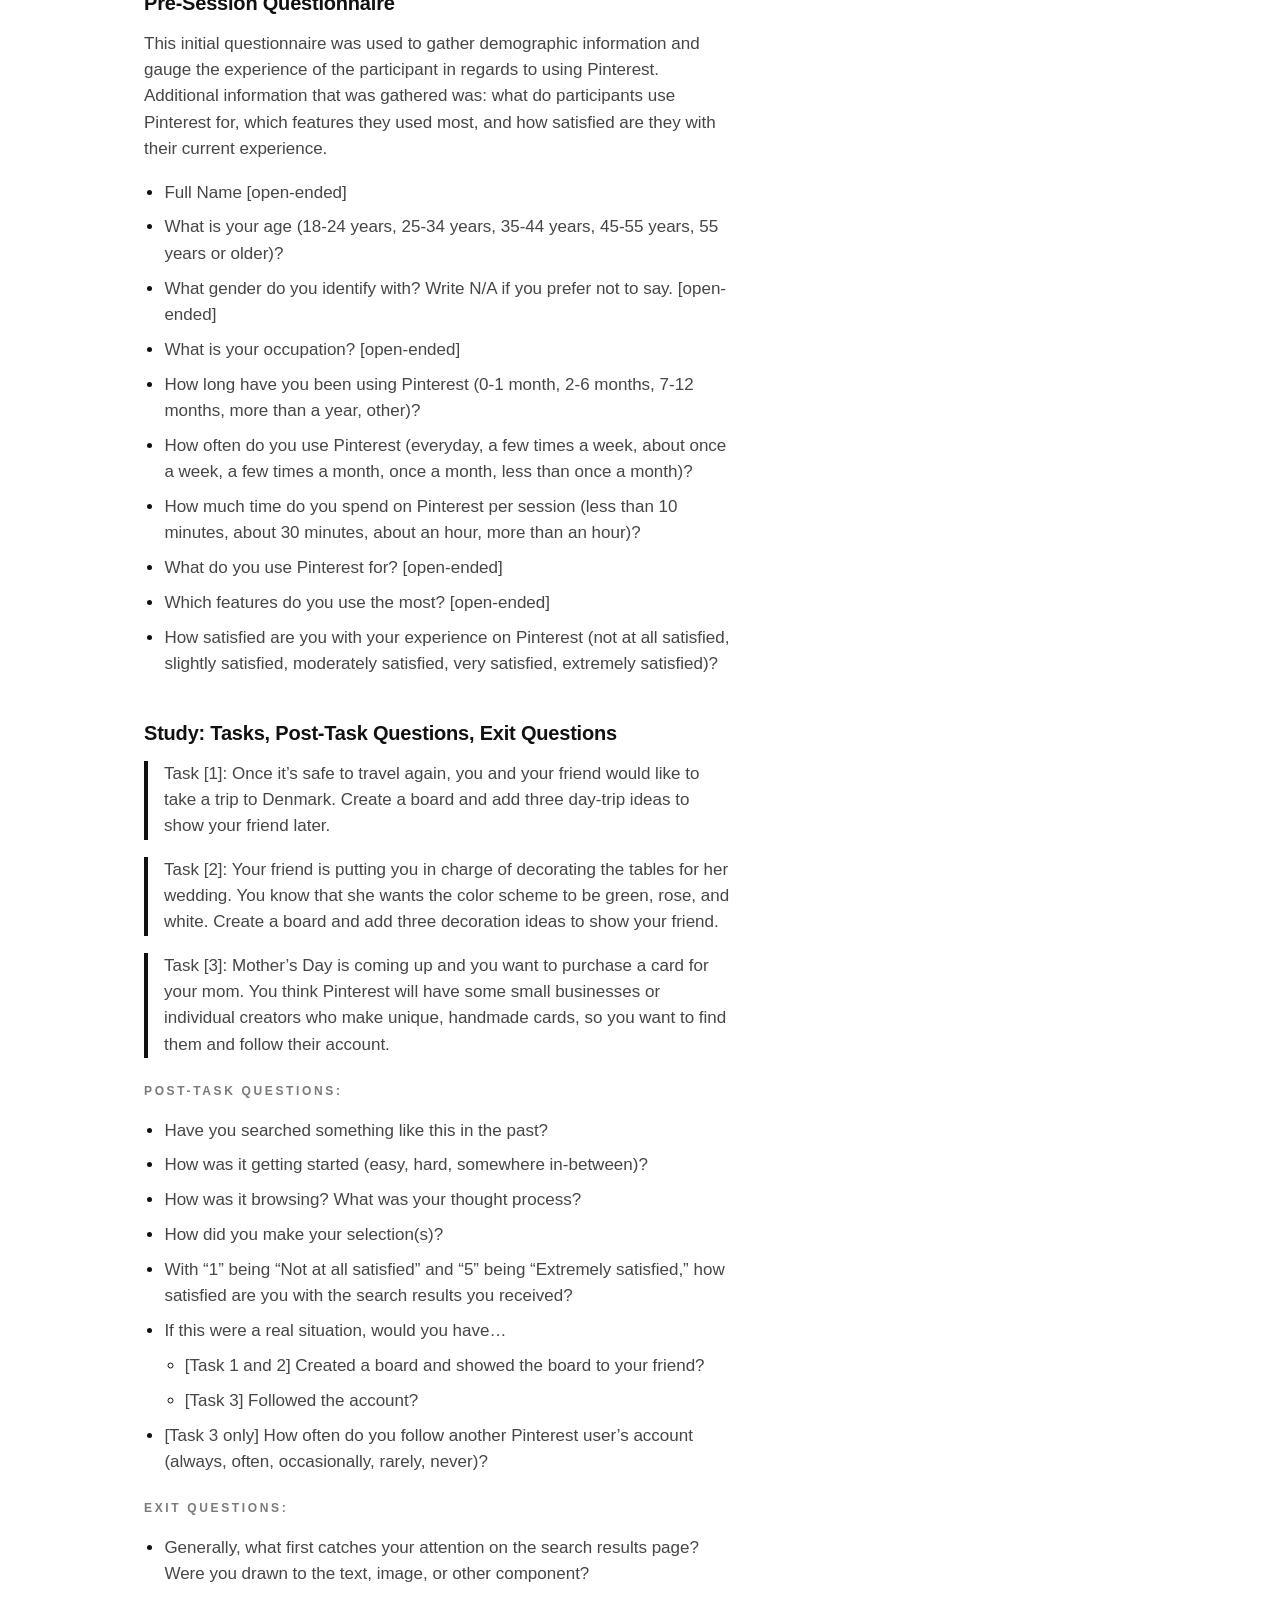
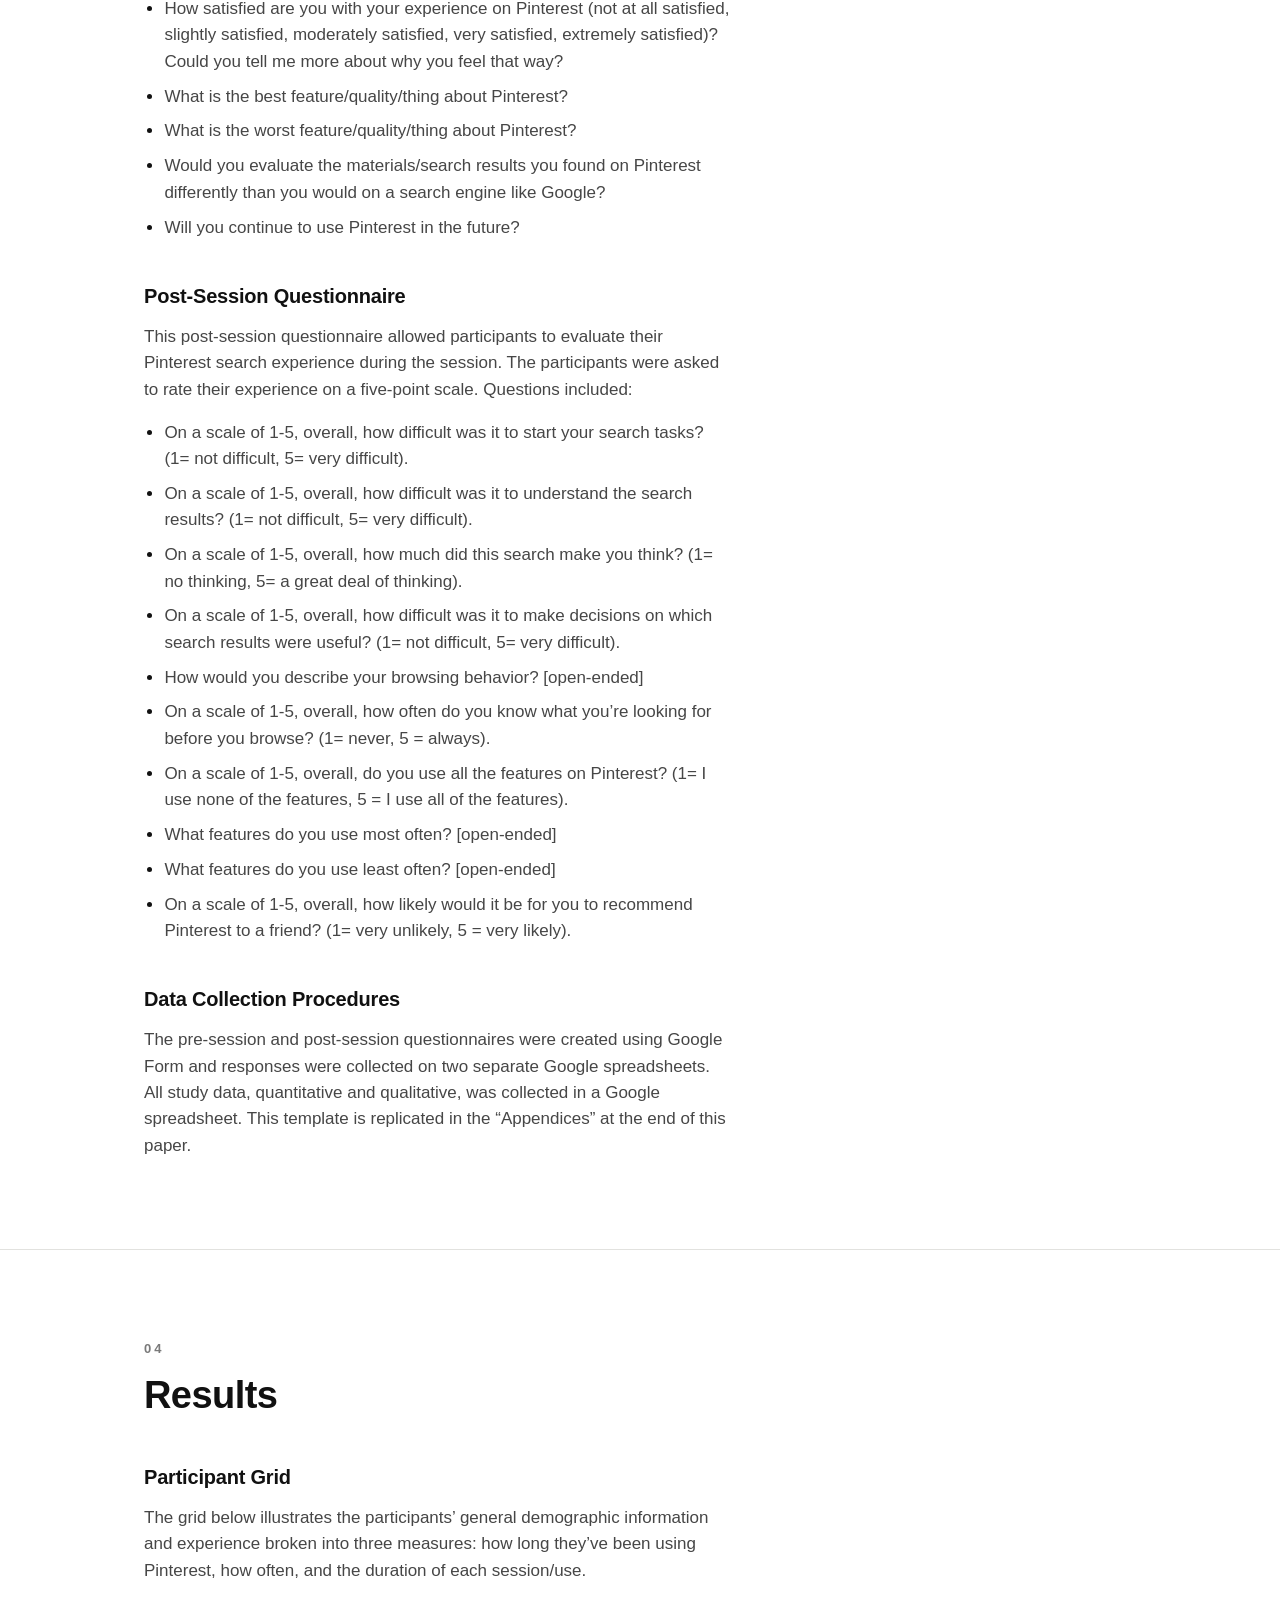
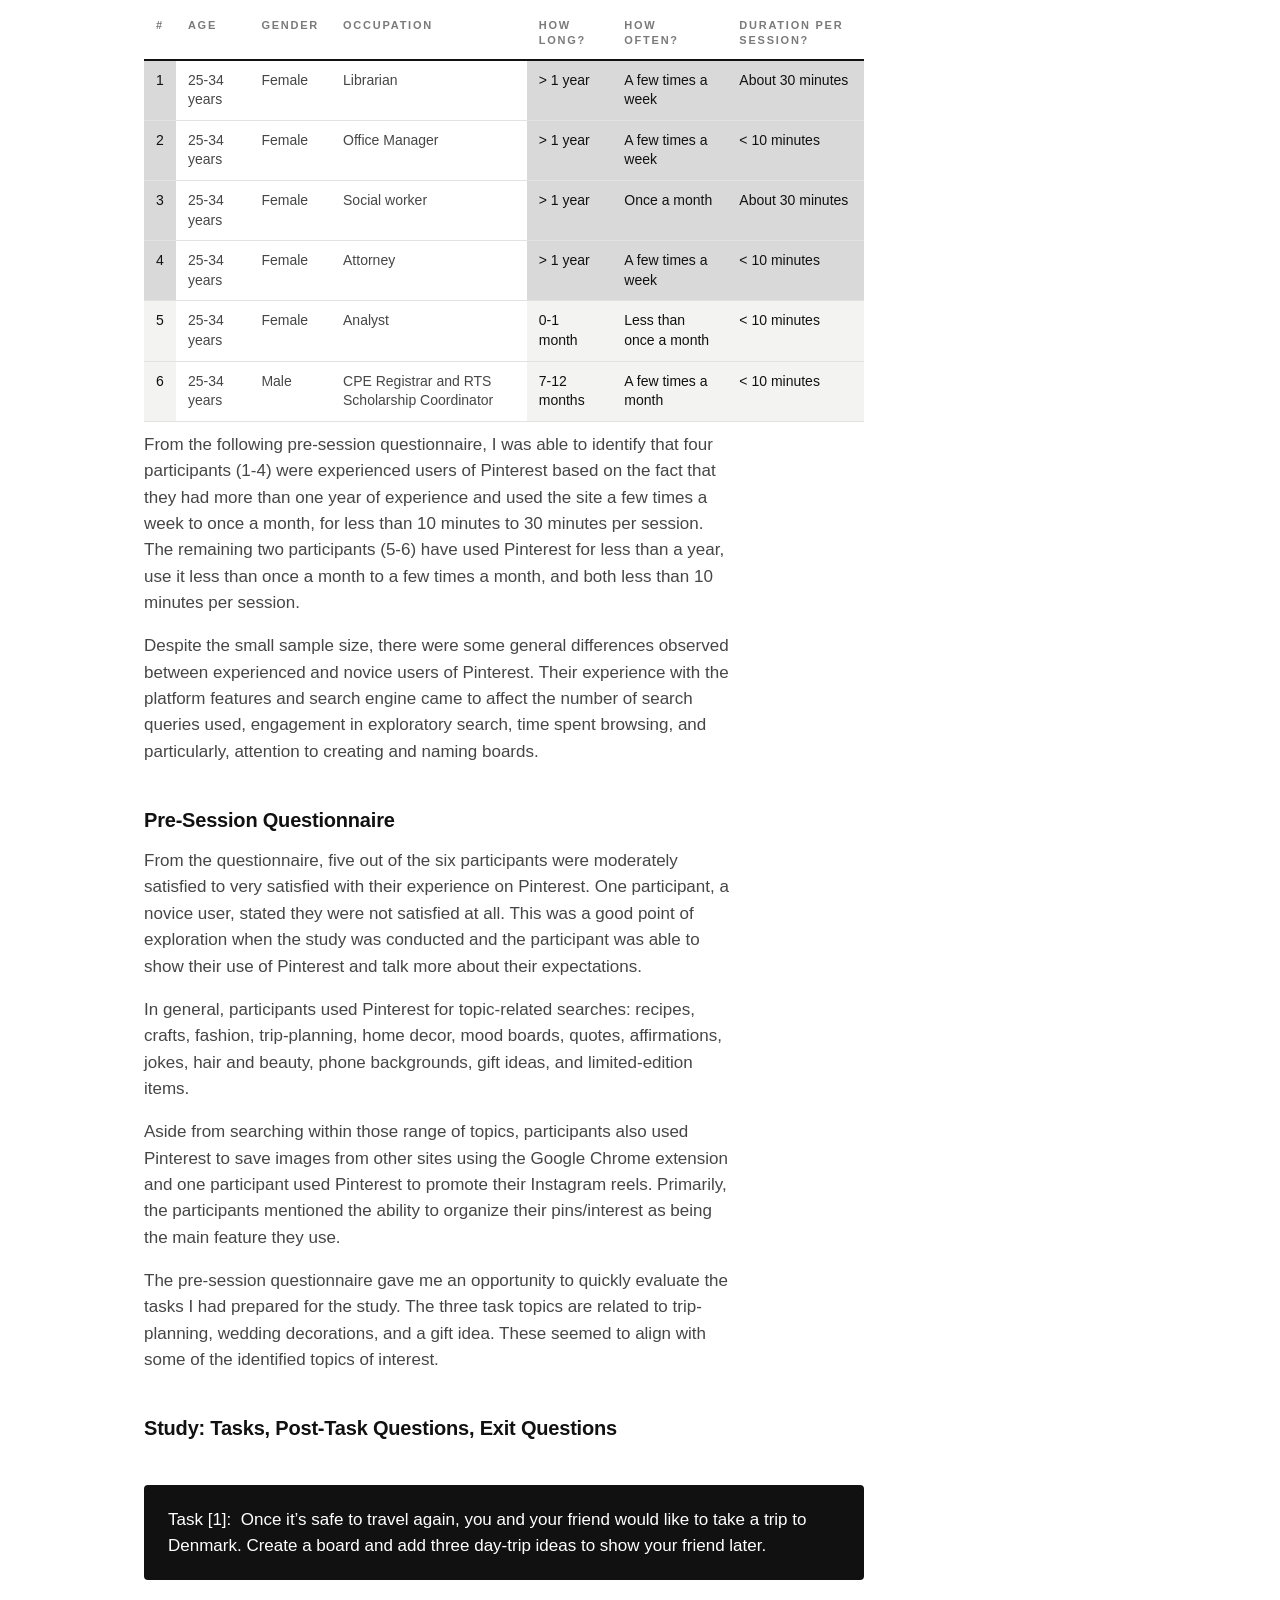
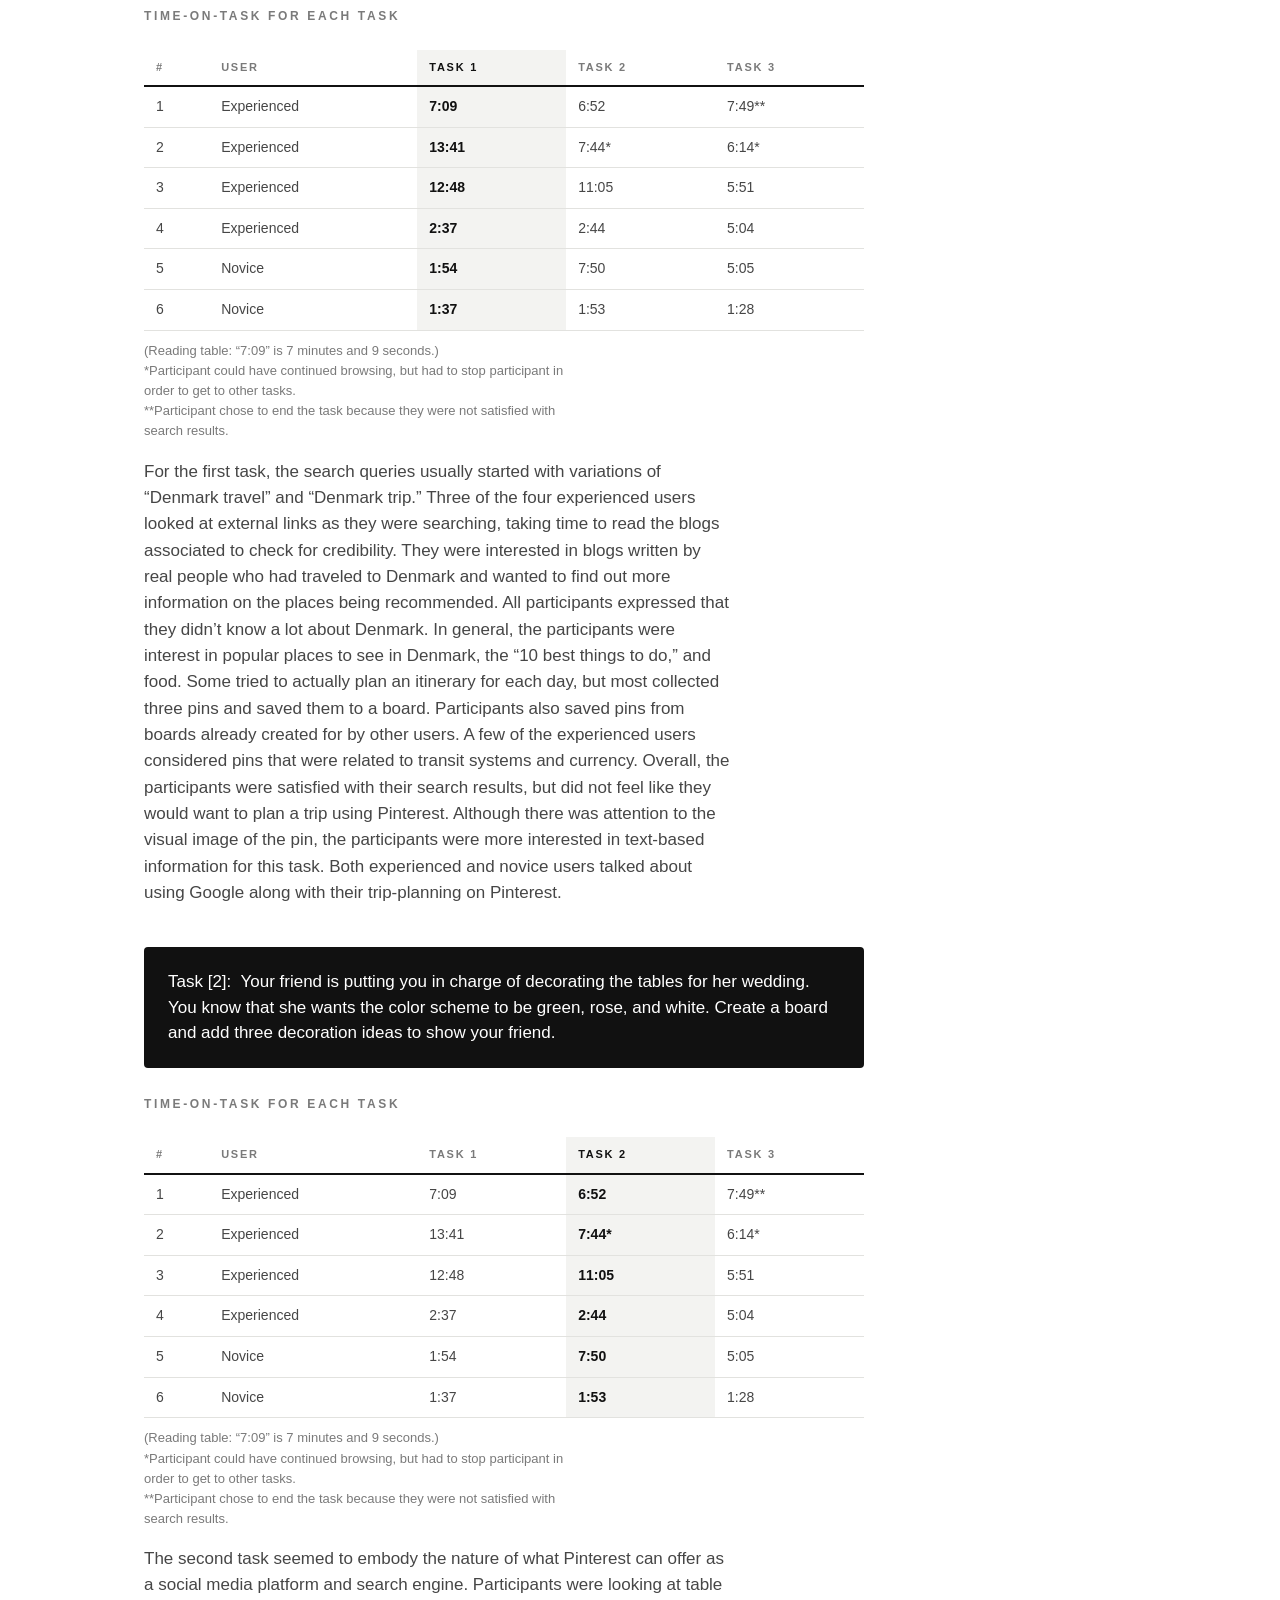
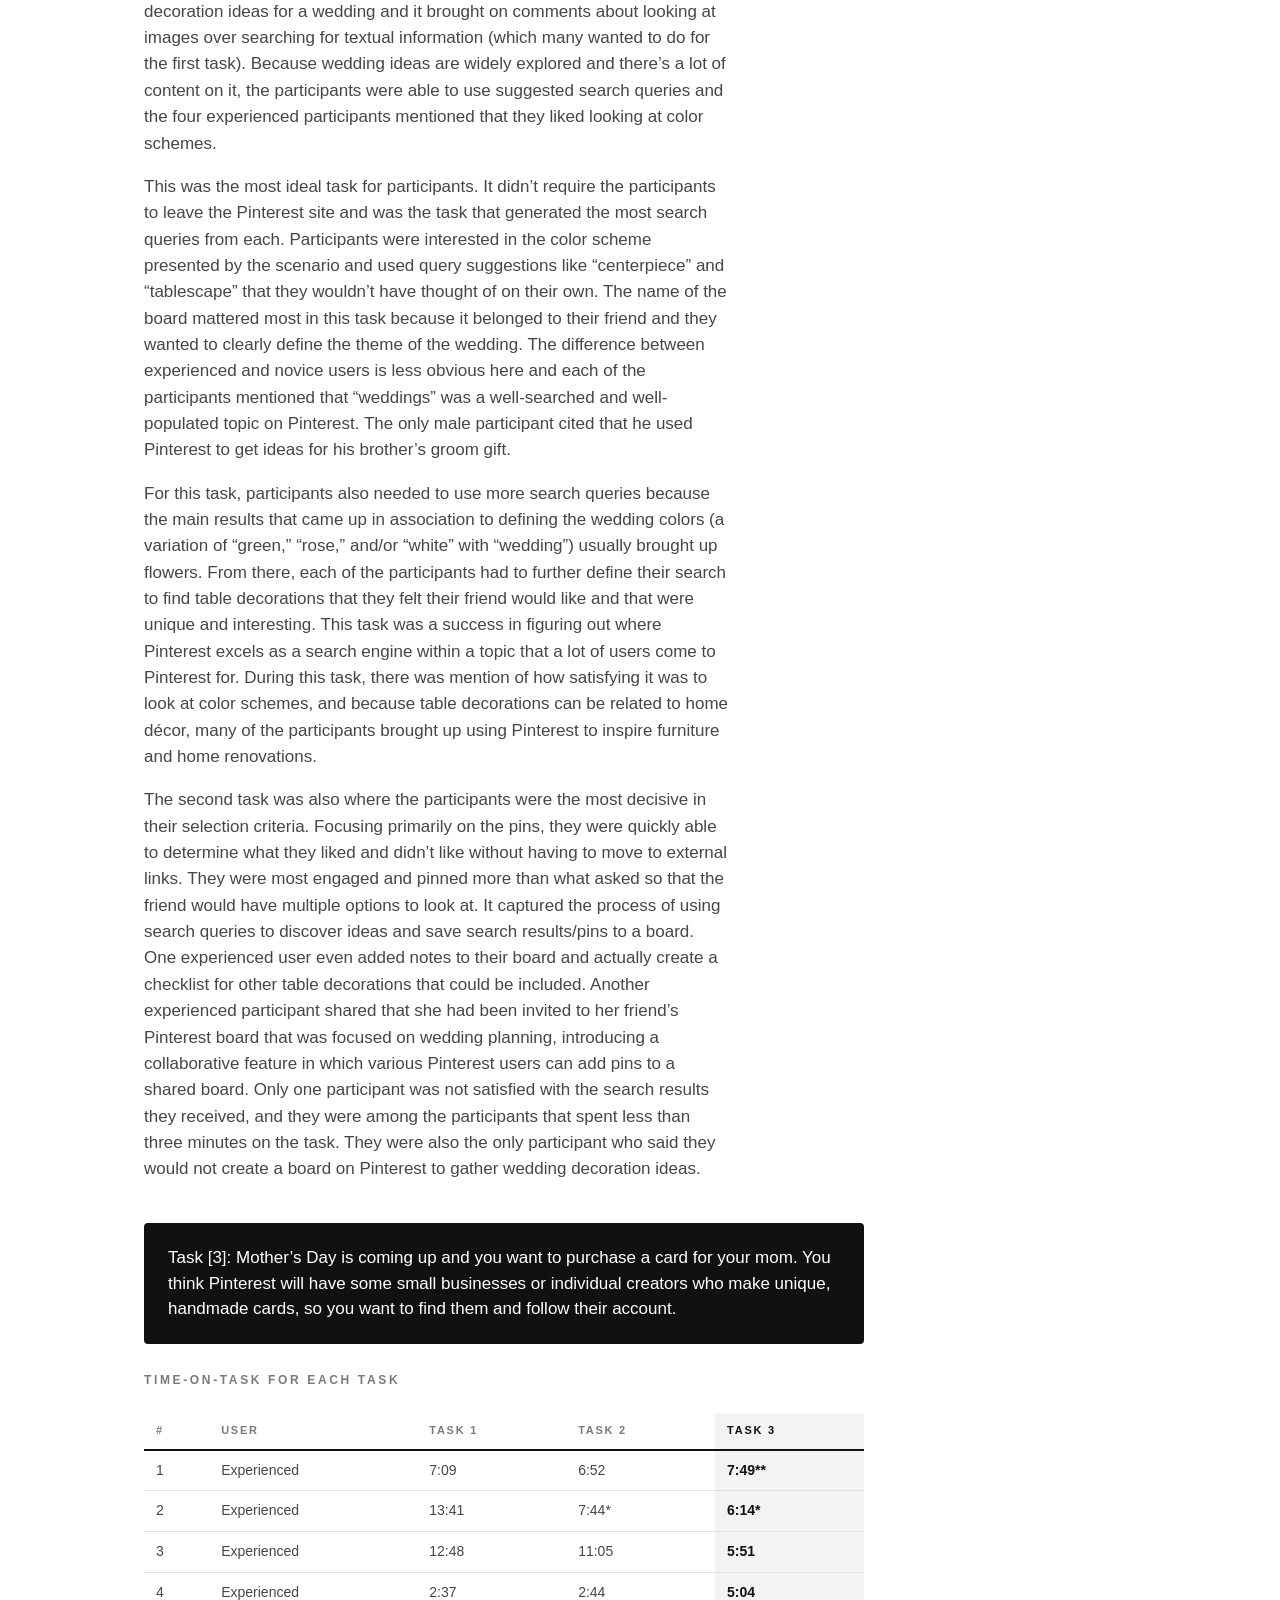
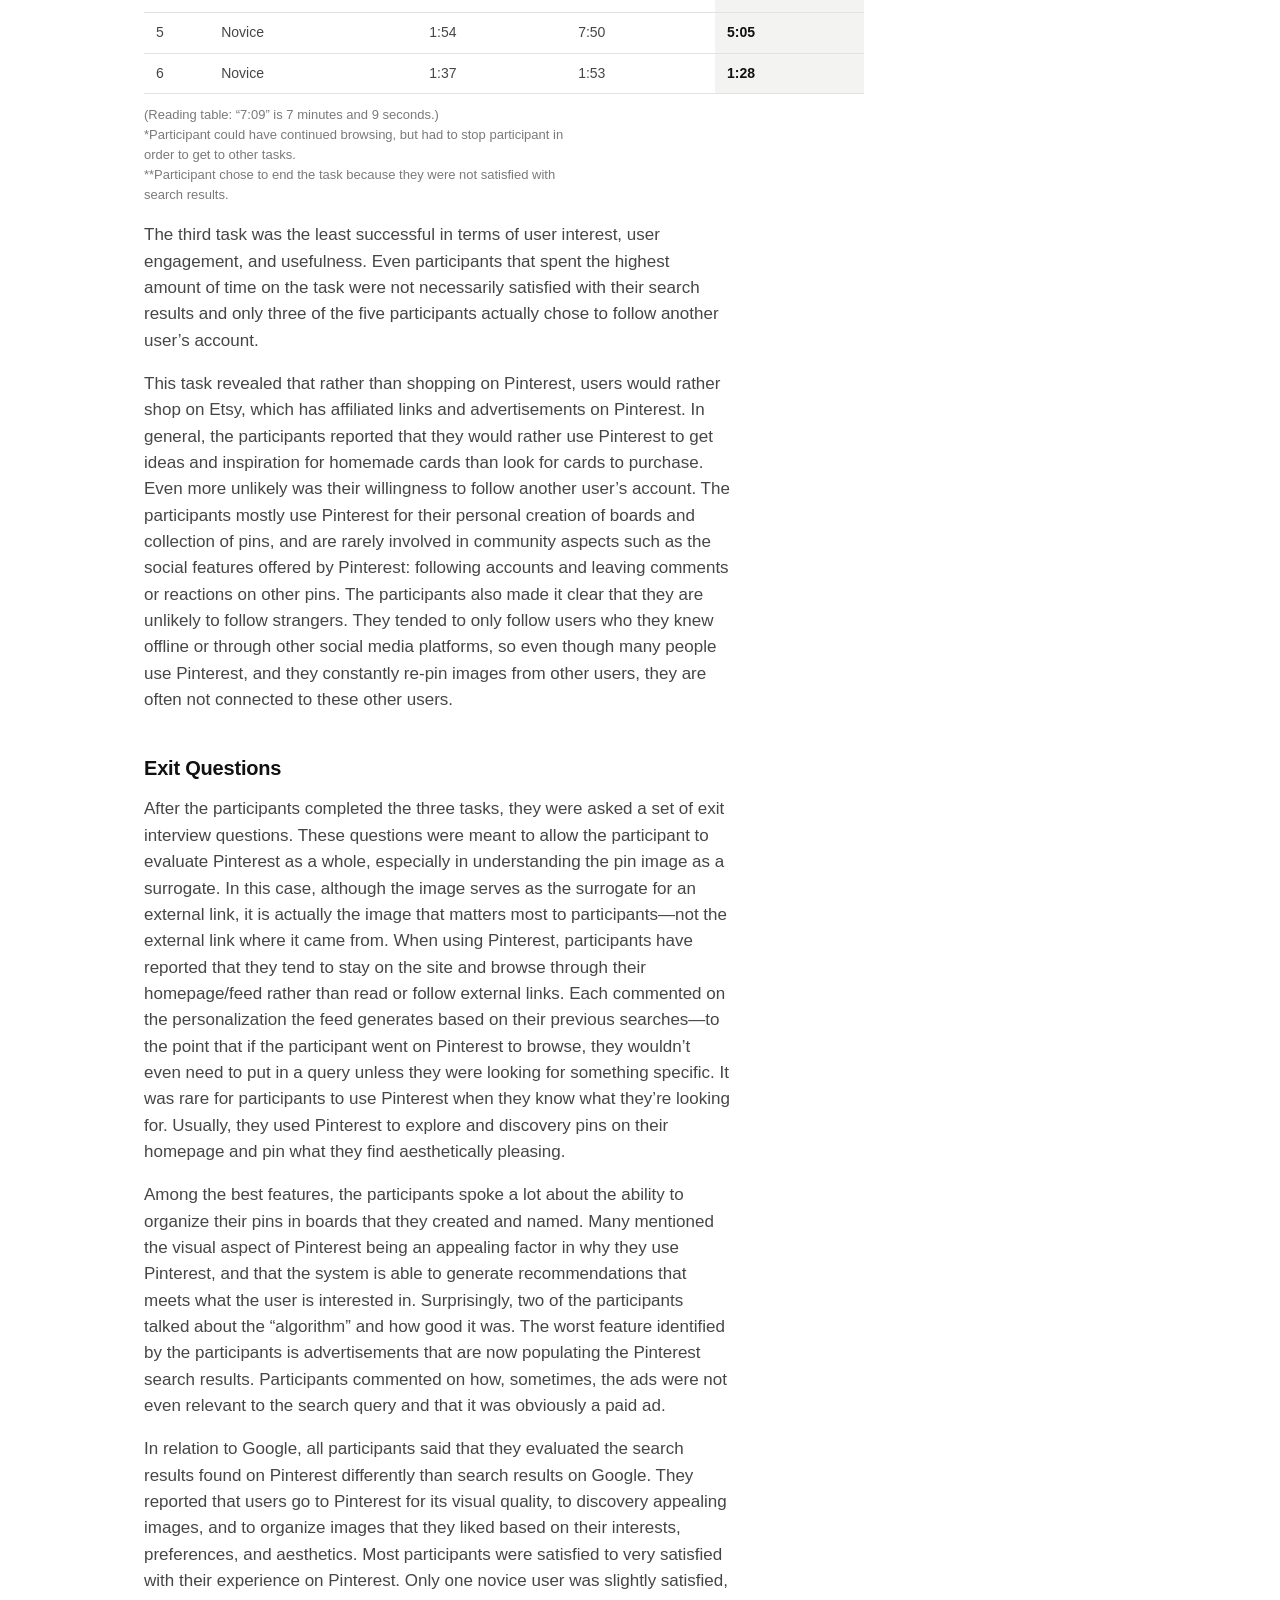
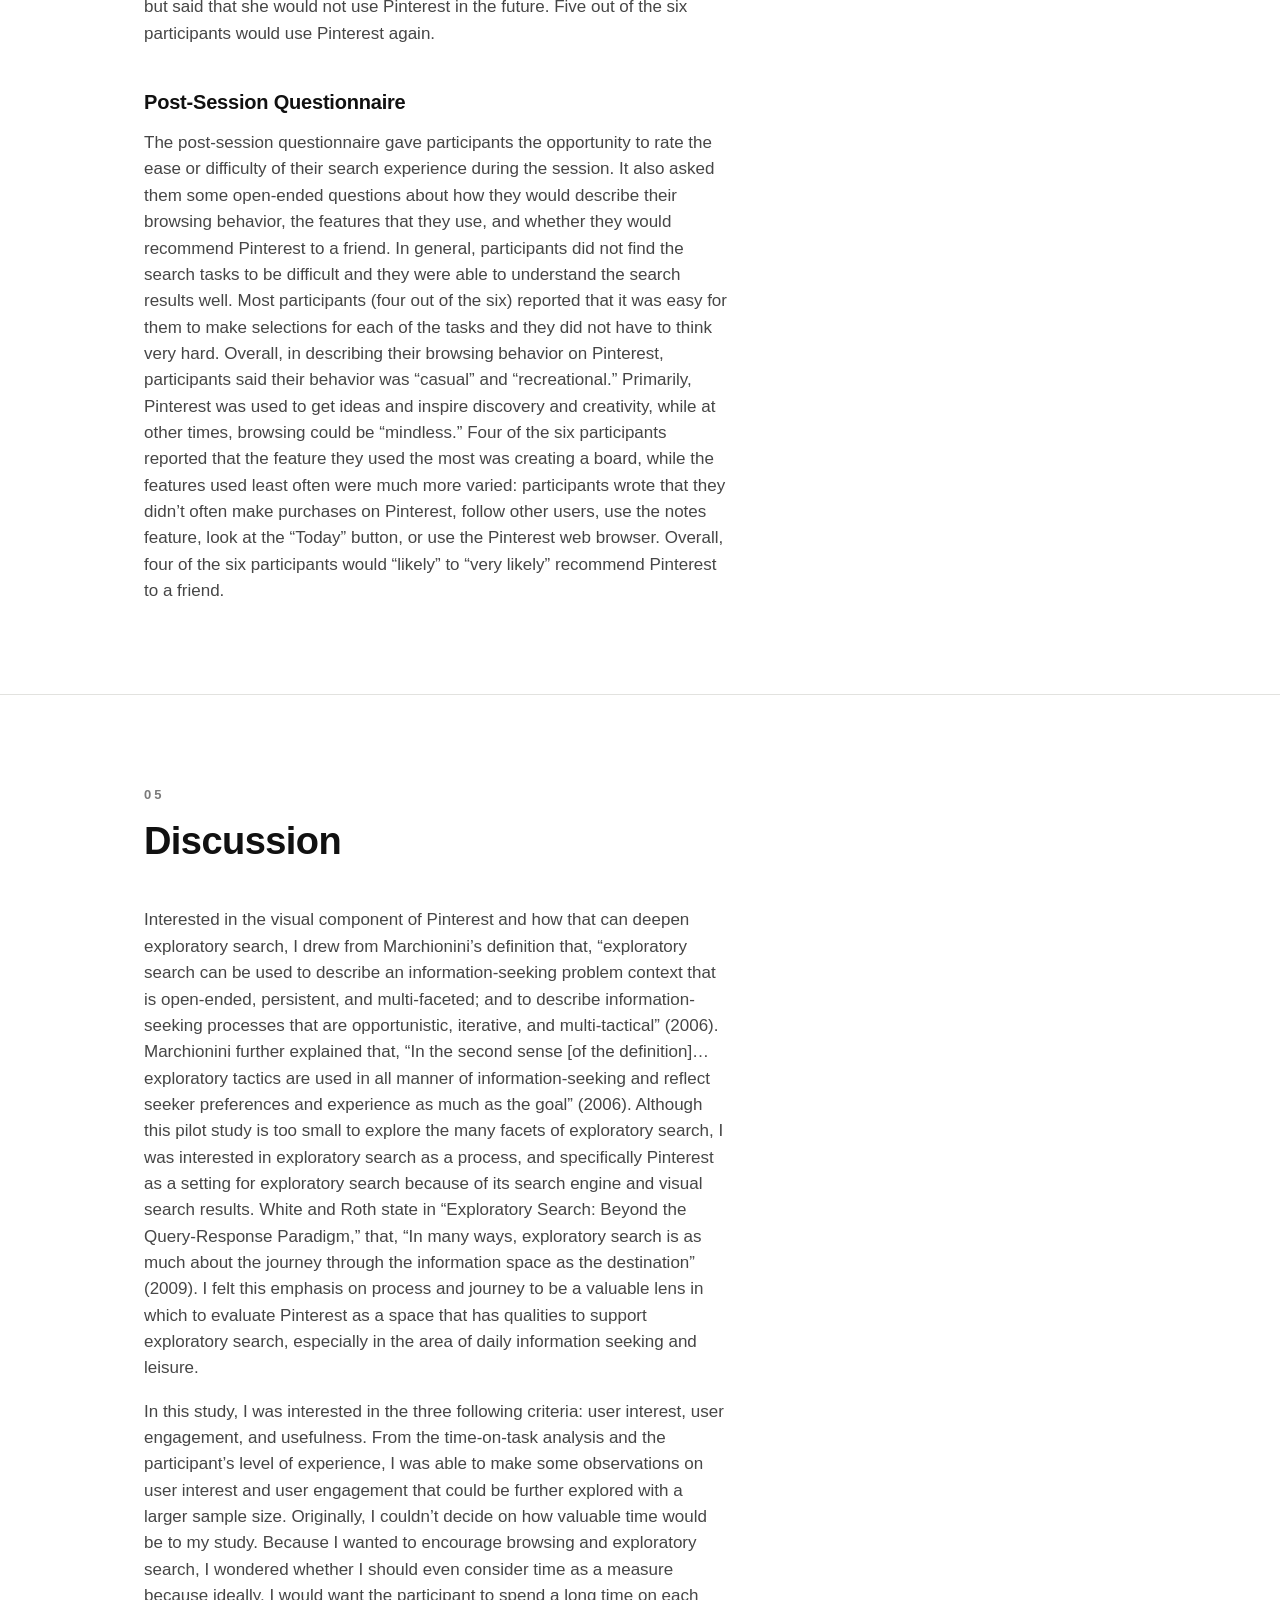
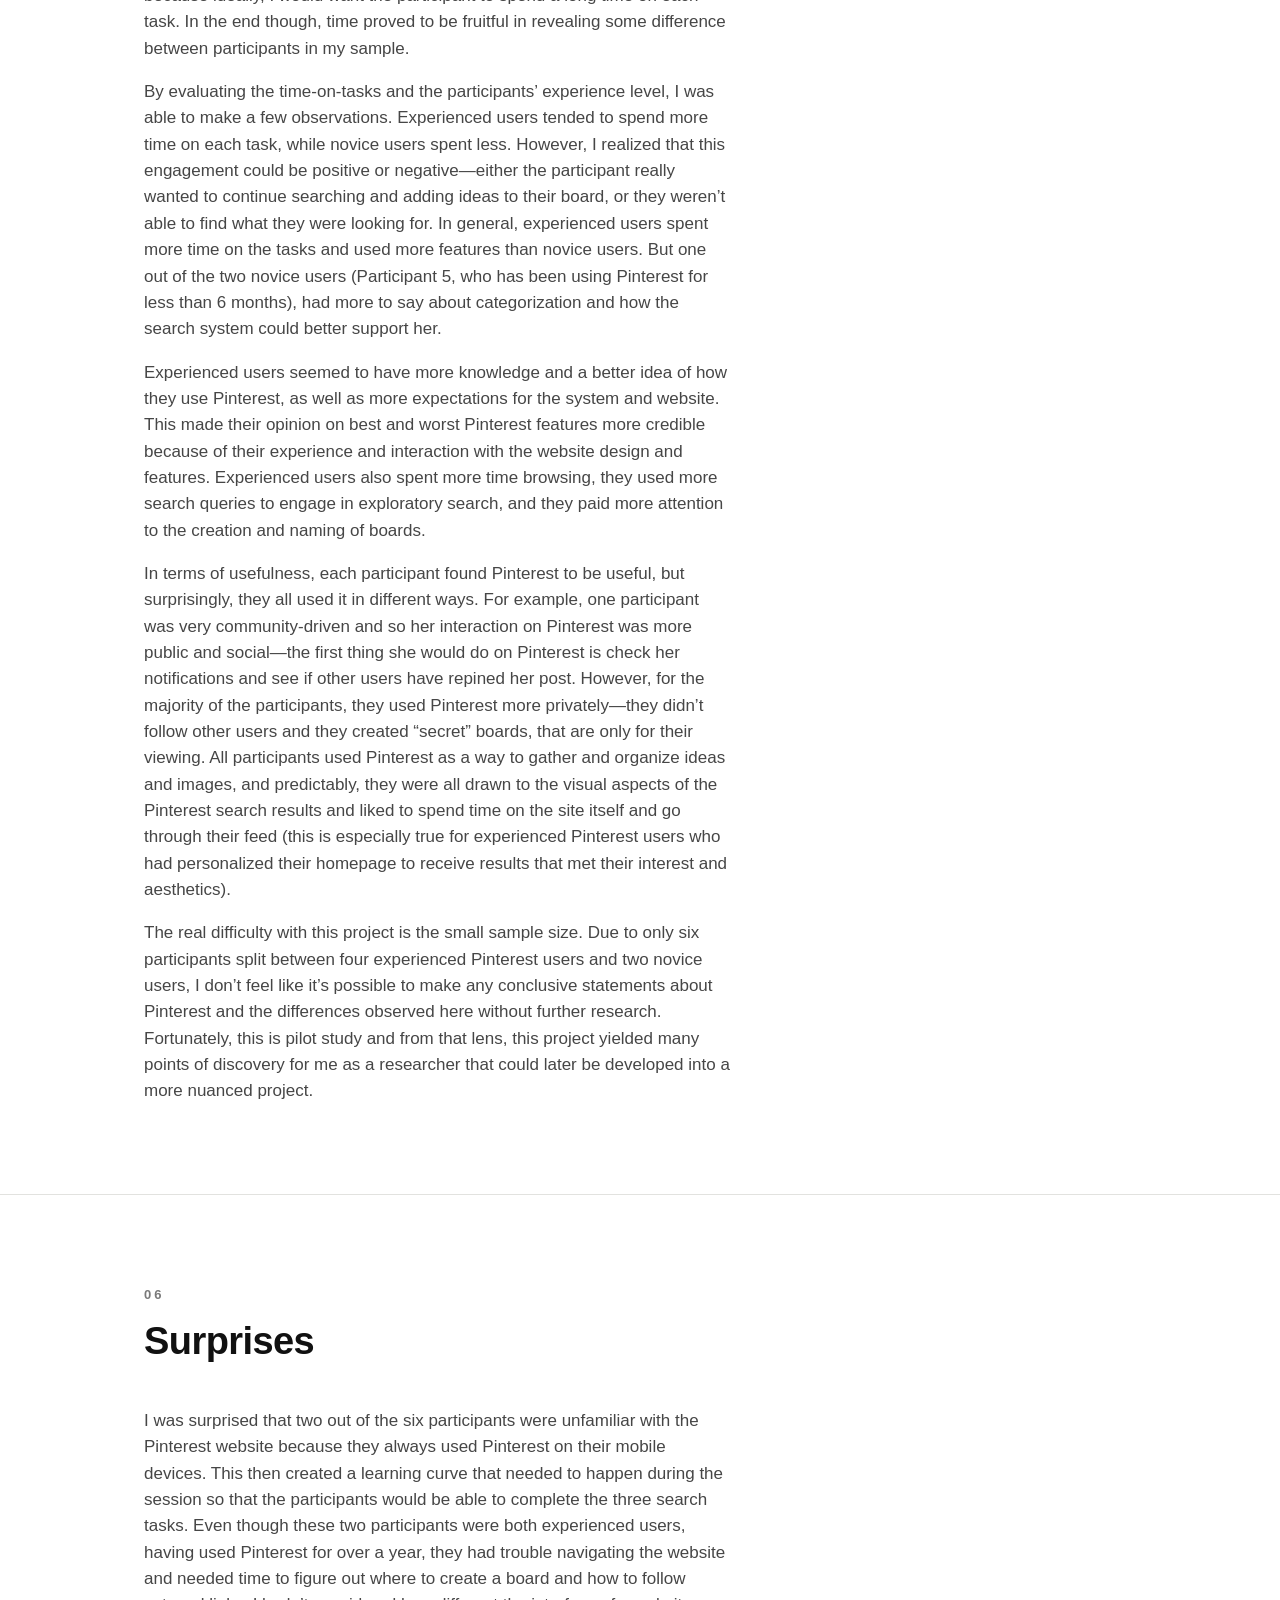
<file: pinterest-user-engagement.html>
<!doctype html>
<html lang="en">
<head>
<meta charset="utf-8">
<meta name="viewport" content="width=device-width, initial-scale=1">
<title>Pinterest: Understanding User Engagement — Loan Tran</title>
<meta name="robots" content="noindex, nofollow">
<meta name="color-scheme" content="light dark">
<link rel="stylesheet" href="assets/css/report.css">
<script>try{var t=localStorage.getItem("portfolio-theme");if(t)document.documentElement.setAttribute("data-theme",t);}catch(e){}</script>
<style>
  .content .label { font-size: 12px; font-weight: 700; letter-spacing: 0.22em; text-transform: uppercase; color: var(--ink-3); margin-top: 2em; }
  .content .taskline { border-left: 4px solid var(--ink); padding-left: 16px; }
  .content ul ul { margin-top: 0.5em; padding-left: 1.2em; list-style: circle; }
  .task { background: var(--solid); color: var(--on-solid); padding: 22px 24px; margin: 2.4em 0 1.6em; border-radius: 4px; max-width: 720px; }
  .task p { margin: 0; font-size: 17px; line-height: 1.5; }
  .tbl { overflow-x: auto; margin: 1.4em 0 0.6em; max-width: 100%; }
  .tbl table { border-collapse: collapse; width: 100%; font-size: 14px; line-height: 1.4; }
  .tbl th, .tbl td { text-align: left; vertical-align: top; padding: 10px 12px; border-bottom: 1px solid var(--rule); }
  .tbl th { font-size: 11px; font-weight: 700; letter-spacing: 0.16em; text-transform: uppercase; color: var(--ink-3); border-bottom: 2px solid var(--ink); }
  .tbl td { color: var(--ink-2); }
  .tbl .exp { background: color-mix(in srgb, var(--ink) 16%, var(--paper)); color: var(--ink); }
  .tbl .nov { background: var(--wash); color: var(--ink); }
  .tbl .hl { background: var(--wash); color: var(--ink); font-weight: 700; }
  .tbl th.hl { color: var(--ink); }
  .tbl .band td { background: var(--wash); color: var(--ink); font-weight: 700; }
  .tbl .gap td { border-bottom: 0; padding: 8px; }
  .content .tnote { font-size: 13px; color: var(--ink-3); }
  .content .ref { padding-left: 2em; text-indent: -2em; }
  .cover .meta { margin-top: 10px; opacity: 0.75; }
  .cover h1 .light { font-size: 0.4em; }
</style>
</head>
<body>

<a class="skip" href="#main">Skip to content</a>

<header class="bar">
  <div class="wrap">
    <a href="index.html"><strong>Loan Tran</strong> · UX Researcher</a>
    <nav aria-label="Primary">
      <a href="index.html#work">Work</a>
      <a href="index.html#contact">Contact</a>
      <button type="button" class="theme" aria-label="Switch theme">Dark</button>
    </nav>
  </div>
</header>

<main id="main">

  <section class="cover">
    <div class="wrap">
      <h1><span class="light">INF 385T: User Behavior and Search Experience</span>Pinterest: Understanding User Engagement</h1>
      <div class="dash"></div>
      <p class="byline">6 May 2021 / Loan Tran</p>
      <p class="byline meta">Professor Soo Young Rieh</p>
    </div>
  </section>

  <section class="slide">
    <div class="wrap">
      <p class="eyebrow">01</p>
      <h2 class="headline">Introduction</h2>
      <div class="content">
        <p>I had never considered that search engines were not serving users as well as they could, but in this class, I realized how strong of a mental model the Google search engine had become and how most of us have accepted the simple relation of inputting a query and receiving a page of text-based results. I began to consider how we can design our search systems to do more and employ features that encouraged exploratory search and browsing to enhance learning and discovery. I was also interested in our class discussion on visualization and how that could be integrated into the search process to enhance user experience. As I wondered about the nature of search systems, I began thinking about Pinterest and its visual search results. Through the lens of exploratory search, I wanted to know what makes Pinterest appealing to users, what it has to offer as a search engine, and the features it provided. I was interested in a search engine that utilizes images and was a platform for everyday information seeking behavior, rather than the academic or work-based searches that tend to be more defined at the start of the information-seeking process.</p>
      </div>
    </div>
  </section>

  <section class="slide">
    <div class="wrap">
      <p class="eyebrow">02</p>
      <h2 class="headline">System</h2>
      <div class="content">
        <p>Pinterest is a social media platform based on collecting and sharing images. Its emphasis on visual discovery and the creation of “boards” (simulating bulletin boards) allows users to search, select, classify, organize, and curate information over time.</p>
        <p>On Pinterest, users input search queries and browse results like a normal search engine, but these results can then be saved onto a board created by the user and shared. The main surrogate of Pinterest search results are images, making the SERP visually appealing. Image search results invites a subjective factor of interpretation and the user’s own personal values, beliefs, and aesthetics when determining the relevance of the image to the search query. Clicking on an image takes the user to a new page and presents a URL to where the image is located (i.e. an external website), the image title, description, social interactions, and the last user who posted the image to a board. Beneath this information are more image results related to the selected image and defined as, “More like this,” creating a network of shared images across a number of users interested in the same or similar topics. This network of related images encourages continuous browsing and cataloging, and places users in an environment where discovery is more fulfilling than single answers.</p>
      </div>
    </div>
  </section>

  <section class="slide">
    <div class="wrap">
      <p class="eyebrow">03</p>
      <h2 class="headline">Methods</h2>
      <div class="content">
        <h3>Subjects</h3>
        <p>The population this pilot study focused on is regular Pinterest users, both novice and experienced. Originally, I planned to recruit six participants, three which were experienced and three which were novice users of Pinterest. However in my actual recruitment, I was only able to recruit four experienced users and two novice users. These participants were people that I knew and who had some degree of familiarity with Pinterest. They were identified as experienced or novice users in the pre-session questionnaire. Each study session was an hour long and participants were recruited through a general social media post, as well as through email.</p>
        <h3>Research Design</h3>
        <p>The criteria for this study were user interest, user engagement, and usefulness. Measures that were considered included browsing behavior, the visual aesthetic of the Pinterest SERP, and interaction with features (pinning to a board, following a URL to an external page, adding comments, following other boards/users, sharing results, etc.).</p>
        <p>To collect data for this study, I used two questionnaires: one before the study session and one after. For the study session itself, I used three search tasks to explore user engagement in terms of exploratory search and browsing, as well as use of Pinterest features. Each task was followed by a set of post-tasks questions and after all three tasks were completed, participants were asked a set of exit interview questions.</p>
        <h3>Pre-Session Questionnaire</h3>
        <p>This initial questionnaire was used to gather demographic information and gauge the experience of the participant in regards to using Pinterest. Additional information that was gathered was: what do participants use Pinterest for, which features they used most, and how satisfied are they with their current experience.</p>
        <ul>
        <li>Full Name [open-ended]
        </li>
        <li>What is your age (18-24 years, 25-34 years, 35-44 years, 45-55 years, 55 years or older)?
        </li>
        <li>What gender do you identify with? Write N/A if you prefer not to say. [open-ended]
        </li>
        <li>What is your occupation? [open-ended]
        </li>
        <li>How long have you been using Pinterest (0-1 month, 2-6 months, 7-12 months, more than a year, other)?
        </li>
        <li>How often do you use Pinterest (everyday, a few times a week, about once a week, a few times a month, once a month, less than once a month)?
        </li>
        <li>How much time do you spend on Pinterest per session (less than 10 minutes, about 30 minutes, about an hour, more than an hour)?
        </li>
        <li>What do you use Pinterest for? [open-ended]
        </li>
        <li>Which features do you use the most? [open-ended]
        </li>
        <li>How satisfied are you with your experience on Pinterest (not at all satisfied, slightly satisfied, moderately satisfied, very satisfied, extremely satisfied)?
        </li></ul>
        <h3>Study: Tasks, Post-Task Questions, Exit Questions</h3>
        <p class="taskline">Task [1]: Once it’s safe to travel again, you and your friend would like to take a trip to Denmark. Create a board and add three day-trip ideas to show your friend later.</p>
        <p class="taskline">Task [2]: Your friend is putting you in charge of decorating the tables for her wedding. You know that she wants the color scheme to be green, rose, and white. Create a board and add three decoration ideas to show your friend.</p>
        <p class="taskline">Task [3]: Mother’s Day is coming up and you want to purchase a card for your mom. You think Pinterest will have some small businesses or individual creators who make unique, handmade cards, so you want to find them and follow their account.</p>
        <p class="label">Post-Task Questions:</p>
        <ul>
        <li>Have you searched something like this in the past?
        </li>
        <li>How was it getting started (easy, hard, somewhere in-between)?
        </li>
        <li>How was it browsing? What was your thought process?
        </li>
        <li>How did you make your selection(s)?
        </li>
        <li>With “1” being “Not at all satisfied” and “5” being “Extremely satisfied,” how satisfied are you with the search results you received?
        </li>
        <li>If this were a real situation, would you have…
        <ul>
        <li>[Task 1 and 2] Created a board and showed the board to your friend?
        </li>
        <li>[Task 3] Followed the account?
        </li></ul>
        </li>
        <li>[Task 3 only] How often do you follow another Pinterest user’s account (always, often, occasionally, rarely, never)?
        </li></ul>
        <p class="label">Exit Questions:</p>
        <ul>
        <li>Generally, what first catches your attention on the search results page? Were you drawn to the text, image, or other component?
        </li>
        <li>How satisfied are you with your experience on Pinterest (not at all satisfied, slightly satisfied, moderately satisfied, very satisfied, extremely satisfied)? Could you tell me more about why you feel that way?
        </li>
        <li>What is the best feature/quality/thing about Pinterest?
        </li>
        <li>What is the worst feature/quality/thing about Pinterest?
        </li>
        <li>Would you evaluate the materials/search results you found on Pinterest differently than you would on a search engine like Google?
        </li>
        <li>Will you continue to use Pinterest in the future?
        </li></ul>
        <h3>Post-Session Questionnaire</h3>
        <p>This post-session questionnaire allowed participants to evaluate their Pinterest search experience during the session. The participants were asked to rate their experience on a five-point scale. Questions included:</p>
        <ul>
        <li>On a scale of 1-5, overall, how difficult was it to start your search tasks? (1= not difficult, 5= very difficult).
        </li>
        <li>On a scale of 1-5, overall, how difficult was it to understand the search results? (1= not difficult, 5= very difficult).
        </li>
        <li>On a scale of 1-5, overall, how much did this search make you think? (1= no thinking, 5= a great deal of thinking).
        </li>
        <li>On a scale of 1-5, overall, how difficult was it to make decisions on which search results were useful? (1= not difficult, 5= very difficult).
        </li>
        <li>How would you describe your browsing behavior? [open-ended]
        </li>
        <li>On a scale of 1-5, overall, how often do you know what you’re looking for before you browse? (1= never, 5 = always).
        </li>
        <li>On a scale of 1-5, overall, do you use all the features on Pinterest? (1= I use none of the features, 5 = I use all of the features).
        </li>
        <li>What features do you use most often? [open-ended]
        </li>
        <li>What features do you use least often? [open-ended]
        </li>
        <li>On a scale of 1-5, overall, how likely would it be for you to recommend Pinterest to a friend? (1= very unlikely, 5 = very likely).
        </li></ul>
        <h3>Data Collection Procedures</h3>
        <p>The pre-session and post-session questionnaires were created using Google Form and responses were collected on two separate Google spreadsheets. All study data, quantitative and qualitative, was collected in a Google spreadsheet. This template is replicated in the “Appendices” at the end of this paper.</p>
      </div>
    </div>
  </section>

  <section class="slide">
    <div class="wrap">
      <p class="eyebrow">04</p>
      <h2 class="headline">Results</h2>
      <div class="content">
        <h3>Participant Grid</h3>
        <p>The grid below illustrates the participants’ general demographic information and experience broken into three measures: how long they’ve been using Pinterest, how often, and the duration of each session/use.</p>
        <div class="tbl"><table>
<tr><th>#</th><th>Age</th><th>Gender</th><th>Occupation</th><th>How long?</th><th>How often?</th><th>Duration per session?</th></tr>
<tr><td class="exp">1</td><td>25-34 years</td><td>Female</td><td>Librarian</td><td class="exp">&gt; 1 year</td><td class="exp">A few times a week</td><td class="exp">About 30 minutes</td></tr>
<tr><td class="exp">2</td><td>25-34 years</td><td>Female</td><td>Office Manager</td><td class="exp">&gt; 1 year</td><td class="exp">A few times a week</td><td class="exp">&lt; 10 minutes</td></tr>
<tr><td class="exp">3</td><td>25-34 years</td><td>Female</td><td>Social worker</td><td class="exp">&gt; 1 year</td><td class="exp">Once a month</td><td class="exp">About 30 minutes</td></tr>
<tr><td class="exp">4</td><td>25-34 years</td><td>Female</td><td>Attorney</td><td class="exp">&gt; 1 year</td><td class="exp">A few times a week</td><td class="exp">&lt; 10 minutes</td></tr>
<tr><td class="nov">5</td><td>25-34 years</td><td>Female</td><td>Analyst</td><td class="nov">0-1 month</td><td class="nov">Less than once a month</td><td class="nov">&lt; 10 minutes</td></tr>
<tr><td class="nov">6</td><td>25-34 years</td><td>Male</td><td>CPE Registrar and RTS Scholarship Coordinator</td><td class="nov">7-12 months</td><td class="nov">A few times a month</td><td class="nov">&lt; 10 minutes</td></tr>
</table></div>
        <p>From the following pre-session questionnaire, I was able to identify that four participants (1-4) were experienced users of Pinterest based on the fact that they had more than one year of experience and used the site a few times a week to once a month, for less than 10 minutes to 30 minutes per session. The remaining two participants (5-6) have used Pinterest for less than a year, use it less than once a month to a few times a month, and both less than 10 minutes per session.</p>
        <p>Despite the small sample size, there were some general differences observed between experienced and novice users of Pinterest. Their experience with the platform features and search engine came to affect the number of search queries used, engagement in exploratory search, time spent browsing, and particularly, attention to creating and naming boards.</p>
        <h3>Pre-Session Questionnaire</h3>
        <p>From the questionnaire, five out of the six participants were moderately satisfied to very satisfied with their experience on Pinterest. One participant, a novice user, stated they were not satisfied at all. This was a good point of exploration when the study was conducted and the participant was able to show their use of Pinterest and talk more about their expectations.</p>
        <p>In general, participants used Pinterest for topic-related searches: recipes, crafts, fashion, trip-planning, home decor, mood boards, quotes, affirmations, jokes, hair and beauty, phone backgrounds, gift ideas, and limited-edition items.</p>
        <p>Aside from searching within those range of topics, participants also used Pinterest to save images from other sites using the Google Chrome extension and one participant used Pinterest to promote their Instagram reels. Primarily, the participants mentioned the ability to organize their pins/interest as being the main feature they use.</p>
        <p>The pre-session questionnaire gave me an opportunity to quickly evaluate the tasks I had prepared for the study. The three task topics are related to trip-planning, wedding decorations, and a gift idea. These seemed to align with some of the identified topics of interest.</p>
        <h3>Study: Tasks, Post-Task Questions, Exit Questions</h3>
        <div class="task"><p>Task [1]:  Once it’s safe to travel again, you and your friend would like to take a trip to Denmark. Create a board and add three day-trip ideas to show your friend later.</p></div>
        <p class="label">Time-on-task for each task</p>
        <div class="tbl"><table>
<tr><th>#</th><th>User</th><th class="hl">Task 1</th><th>Task 2</th><th>Task 3</th></tr>
<tr><td>1</td><td>Experienced</td><td class="hl">7:09</td><td>6:52</td><td>7:49**</td></tr>
<tr><td>2</td><td>Experienced</td><td class="hl">13:41</td><td>7:44*</td><td>6:14*</td></tr>
<tr><td>3</td><td>Experienced</td><td class="hl">12:48</td><td>11:05</td><td>5:51</td></tr>
<tr><td>4</td><td>Experienced</td><td class="hl">2:37</td><td>2:44</td><td>5:04</td></tr>
<tr><td>5</td><td>Novice</td><td class="hl">1:54</td><td>7:50</td><td>5:05</td></tr>
<tr><td>6</td><td>Novice</td><td class="hl">1:37</td><td>1:53</td><td>1:28</td></tr>
</table></div>
        <p class="tnote">(Reading table: “7:09” is 7 minutes and 9 seconds.)<br>*Participant could have continued browsing, but had to stop participant in order to get to other tasks.<br>**Participant chose to end the task because they were not satisfied with search results.</p>
        <p>For the first task, the search queries usually started with variations of “Denmark travel” and “Denmark trip.” Three of the four experienced users looked at external links as they were searching, taking time to read the blogs associated to check for credibility. They were interested in blogs written by real people who had traveled to Denmark and wanted to find out more information on the places being recommended. All participants expressed that they didn’t know a lot about Denmark. In general, the participants were interest in popular places to see in Denmark, the “10 best things to do,” and food. Some tried to actually plan an itinerary for each day, but most collected three pins and saved them to a board. Participants also saved pins from boards already created for by other users. A few of the experienced users considered pins that were related to transit systems and currency. Overall, the participants were satisfied with their search results, but did not feel like they would want to plan a trip using Pinterest. Although there was attention to the visual image of the pin, the participants were more interested in text-based information for this task. Both experienced and novice users talked about using Google along with their trip-planning on Pinterest.</p>
        <div class="task"><p>Task [2]:  Your friend is putting you in charge of decorating the tables for her wedding. You know that she wants the color scheme to be green, rose, and white. Create a board and add three decoration ideas to show your friend.</p></div>
        <p class="label">Time-on-task for each task</p>
        <div class="tbl"><table>
<tr><th>#</th><th>User</th><th>Task 1</th><th class="hl">Task 2</th><th>Task 3</th></tr>
<tr><td>1</td><td>Experienced</td><td>7:09</td><td class="hl">6:52</td><td>7:49**</td></tr>
<tr><td>2</td><td>Experienced</td><td>13:41</td><td class="hl">7:44*</td><td>6:14*</td></tr>
<tr><td>3</td><td>Experienced</td><td>12:48</td><td class="hl">11:05</td><td>5:51</td></tr>
<tr><td>4</td><td>Experienced</td><td>2:37</td><td class="hl">2:44</td><td>5:04</td></tr>
<tr><td>5</td><td>Novice</td><td>1:54</td><td class="hl">7:50</td><td>5:05</td></tr>
<tr><td>6</td><td>Novice</td><td>1:37</td><td class="hl">1:53</td><td>1:28</td></tr>
</table></div>
        <p class="tnote">(Reading table: “7:09” is 7 minutes and 9 seconds.)<br>*Participant could have continued browsing, but had to stop participant in order to get to other tasks.<br>**Participant chose to end the task because they were not satisfied with search results.</p>
        <p>The second task seemed to embody the nature of what Pinterest can offer as a social media platform and search engine. Participants were looking at table decoration ideas for a wedding and it brought on comments about looking at images over searching for textual information (which many wanted to do for the first task). Because wedding ideas are widely explored and there’s a lot of content on it, the participants were able to use suggested search queries and the four experienced participants mentioned that they liked looking at color schemes.</p>
        <p>This was the most ideal task for participants. It didn’t require the participants to leave the Pinterest site and was the task that generated the most search queries from each. Participants were interested in the color scheme presented by the scenario and used query suggestions like “centerpiece” and “tablescape” that they wouldn’t have thought of on their own. The name of the board mattered most in this task because it belonged to their friend and they wanted to clearly define the theme of the wedding. The difference between experienced and novice users is less obvious here and each of the participants mentioned that “weddings” was a well-searched and well-populated topic on Pinterest. The only male participant cited that he used Pinterest to get ideas for his brother’s groom gift.</p>
        <p>For this task, participants also needed to use more search queries because the main results that came up in association to defining the wedding colors (a variation of “green,” “rose,” and/or “white” with “wedding”) usually brought up flowers. From there, each of the participants had to further define their search to find table decorations that they felt their friend would like and that were unique and interesting. This task was a success in figuring out where Pinterest excels as a search engine within a topic that a lot of users come to Pinterest for. During this task, there was mention of how satisfying it was to look at color schemes, and because table decorations can be related to home décor, many of the participants brought up using Pinterest to inspire furniture and home renovations.</p>
        <p>The second task was also where the participants were the most decisive in their selection criteria. Focusing primarily on the pins, they were quickly able to determine what they liked and didn’t like without having to move to external links. They were most engaged and pinned more than what asked so that the friend would have multiple options to look at. It captured the process of using search queries to discover ideas and save search results/pins to a board. One experienced user even added notes to their board and actually create a checklist for other table decorations that could be included. Another experienced participant shared that she had been invited to her friend’s Pinterest board that was focused on wedding planning, introducing a collaborative feature in which various Pinterest users can add pins to a shared board. Only one participant was not satisfied with the search results they received, and they were among the participants that spent less than three minutes on the task. They were also the only participant who said they would not create a board on Pinterest to gather wedding decoration ideas.</p>
        <div class="task"><p>Task [3]: Mother’s Day is coming up and you want to purchase a card for your mom. You think Pinterest will have some small businesses or individual creators who make unique, handmade cards, so you want to find them and follow their account.</p></div>
        <p class="label">Time-on-task for each task</p>
        <div class="tbl"><table>
<tr><th>#</th><th>User</th><th>Task 1</th><th>Task 2</th><th class="hl">Task 3</th></tr>
<tr><td>1</td><td>Experienced</td><td>7:09</td><td>6:52</td><td class="hl">7:49**</td></tr>
<tr><td>2</td><td>Experienced</td><td>13:41</td><td>7:44*</td><td class="hl">6:14*</td></tr>
<tr><td>3</td><td>Experienced</td><td>12:48</td><td>11:05</td><td class="hl">5:51</td></tr>
<tr><td>4</td><td>Experienced</td><td>2:37</td><td>2:44</td><td class="hl">5:04</td></tr>
<tr><td>5</td><td>Novice</td><td>1:54</td><td>7:50</td><td class="hl">5:05</td></tr>
<tr><td>6</td><td>Novice</td><td>1:37</td><td>1:53</td><td class="hl">1:28</td></tr>
</table></div>
        <p class="tnote">(Reading table: “7:09” is 7 minutes and 9 seconds.)<br>*Participant could have continued browsing, but had to stop participant in order to get to other tasks.<br>**Participant chose to end the task because they were not satisfied with search results.</p>
        <p>The third task was the least successful in terms of user interest, user engagement, and usefulness. Even participants that spent the highest amount of time on the task were not necessarily satisfied with their search results and only three of the five participants actually chose to follow another user’s account.</p>
        <p>This task revealed that rather than shopping on Pinterest, users would rather shop on Etsy, which has affiliated links and advertisements on Pinterest. In general, the participants reported that they would rather use Pinterest to get ideas and inspiration for homemade cards than look for cards to purchase. Even more unlikely was their willingness to follow another user’s account. The participants mostly use Pinterest for their personal creation of boards and collection of pins, and are rarely involved in community aspects such as the social features offered by Pinterest: following accounts and leaving comments or reactions on other pins. The participants also made it clear that they are unlikely to follow strangers. They tended to only follow users who they knew offline or through other social media platforms, so even though many people use Pinterest, and they constantly re-pin images from other users, they are often not connected to these other users.</p>
        <h3>Exit Questions</h3>
        <p>After the participants completed the three tasks, they were asked a set of exit interview questions. These questions were meant to allow the participant to evaluate Pinterest as a whole, especially in understanding the pin image as a surrogate. In this case, although the image serves as the surrogate for an external link, it is actually the image that matters most to participants—not the external link where it came from. When using Pinterest, participants have reported that they tend to stay on the site and browse through their homepage/feed rather than read or follow external links. Each commented on the personalization the feed generates based on their previous searches—to the point that if the participant went on Pinterest to browse, they wouldn’t even need to put in a query unless they were looking for something specific. It was rare for participants to use Pinterest when they know what they’re looking for. Usually, they used Pinterest to explore and discovery pins on their homepage and pin what they find aesthetically pleasing.</p>
        <p>Among the best features, the participants spoke a lot about the ability to organize their pins in boards that they created and named. Many mentioned the visual aspect of Pinterest being an appealing factor in why they use Pinterest, and that the system is able to generate recommendations that meets what the user is interested in. Surprisingly, two of the participants talked about the “algorithm” and how good it was. The worst feature identified by the participants is advertisements that are now populating the Pinterest search results. Participants commented on how, sometimes, the ads were not even relevant to the search query and that it was obviously a paid ad.</p>
        <p>In relation to Google, all participants said that they evaluated the search results found on Pinterest differently than search results on Google. They reported that users go to Pinterest for its visual quality, to discovery appealing images, and to organize images that they liked based on their interests, preferences, and aesthetics. Most participants were satisfied to very satisfied with their experience on Pinterest. Only one novice user was slightly satisfied, but said that she would not use Pinterest in the future. Five out of the six participants would use Pinterest again.</p>
        <h3>Post-Session Questionnaire</h3>
        <p>The post-session questionnaire gave participants the opportunity to rate the ease or difficulty of their search experience during the session. It also asked them some open-ended questions about how they would describe their browsing behavior, the features that they use, and whether they would recommend Pinterest to a friend. In general, participants did not find the search tasks to be difficult and they were able to understand the search results well. Most participants (four out of the six) reported that it was easy for them to make selections for each of the tasks and they did not have to think very hard. Overall, in describing their browsing behavior on Pinterest, participants said their behavior was “casual” and “recreational.” Primarily, Pinterest was used to get ideas and inspire discovery and creativity, while at other times, browsing could be “mindless.” Four of the six participants reported that the feature they used the most was creating a board, while the features used least often were much more varied: participants wrote that they didn’t often make purchases on Pinterest, follow other users, use the notes feature, look at the “Today” button, or use the Pinterest web browser. Overall, four of the six participants would “likely” to “very likely” recommend Pinterest to a friend.</p>
      </div>
    </div>
  </section>

  <section class="slide">
    <div class="wrap">
      <p class="eyebrow">05</p>
      <h2 class="headline">Discussion</h2>
      <div class="content">
        <p>Interested in the visual component of Pinterest and how that can deepen exploratory search, I drew from Marchionini’s definition that, “exploratory search can be used to describe an information-seeking problem context that is open-ended, persistent, and multi-faceted; and to describe information-seeking processes that are opportunistic, iterative, and multi-tactical” (2006). Marchionini further explained that, “In the second sense [of the definition]… exploratory tactics are used in all manner of information-seeking and reflect seeker preferences and experience as much as the goal” (2006). Although this pilot study is too small to explore the many facets of exploratory search, I was interested in exploratory search as a process, and specifically Pinterest as a setting for exploratory search because of its search engine and visual search results. White and Roth state in “Exploratory Search: Beyond the Query-Response Paradigm,” that, “In many ways, exploratory search is as much about the journey through the information space as the destination” (2009). I felt this emphasis on process and journey to be a valuable lens in which to evaluate Pinterest as a space that has qualities to support exploratory search, especially in the area of daily information seeking and leisure.</p>
        <p>In this study, I was interested in the three following criteria: user interest, user engagement, and usefulness. From the time-on-task analysis and the participant’s level of experience, I was able to make some observations on user interest and user engagement that could be further explored with a larger sample size. Originally, I couldn’t decide on how valuable time would be to my study. Because I wanted to encourage browsing and exploratory search, I wondered whether I should even consider time as a measure because ideally, I would want the participant to spend a long time on each task. In the end though, time proved to be fruitful in revealing some difference between participants in my sample.</p>
        <p>By evaluating the time-on-tasks and the participants’ experience level, I was able to make a few observations. Experienced users tended to spend more time on each task, while novice users spent less. However, I realized that this engagement could be positive or negative—either the participant really wanted to continue searching and adding ideas to their board, or they weren’t able to find what they were looking for. In general, experienced users spent more time on the tasks and used more features than novice users. But one out of the two novice users (Participant 5, who has been using Pinterest for less than 6 months), had more to say about categorization and how the search system could better support her.</p>
        <p>Experienced users seemed to have more knowledge and a better idea of how they use Pinterest, as well as more expectations for the system and website. This made their opinion on best and worst Pinterest features more credible because of their experience and interaction with the website design and features. Experienced users also spent more time browsing, they used more search queries to engage in exploratory search, and they paid more attention to the creation and naming of boards.</p>
        <p>In terms of usefulness, each participant found Pinterest to be useful, but surprisingly, they all used it in different ways. For example, one participant was very community-driven and so her interaction on Pinterest was more public and social—the first thing she would do on Pinterest is check her notifications and see if other users have repined her post. However, for the majority of the participants, they used Pinterest more privately—they didn’t follow other users and they created “secret” boards, that are only for their viewing. All participants used Pinterest as a way to gather and organize ideas and images, and predictably, they were all drawn to the visual aspects of the Pinterest search results and liked to spend time on the site itself and go through their feed (this is especially true for experienced Pinterest users who had personalized their homepage to receive results that met their interest and aesthetics).</p>
        <p>The real difficulty with this project is the small sample size. Due to only six participants split between four experienced Pinterest users and two novice users, I don’t feel like it’s possible to make any conclusive statements about Pinterest and the differences observed here without further research. Fortunately, this is pilot study and from that lens, this project yielded many points of discovery for me as a researcher that could later be developed into a more nuanced project.</p>
      </div>
    </div>
  </section>

  <section class="slide">
    <div class="wrap">
      <p class="eyebrow">06</p>
      <h2 class="headline">Surprises</h2>
      <div class="content">
        <p>I was surprised that two out of the six participants were unfamiliar with the Pinterest website because they always used Pinterest on their mobile devices. This then created a learning curve that needed to happen during the session so that the participants would be able to complete the three search tasks. Even though these two participants were both experienced users, having used Pinterest for over a year, they had trouble navigating the website and needed time to figure out where to create a board and how to follow external links. I hadn’t considered how different the interface of a website compared to a mobile app would be, which made me consider whether or not I should conduct a study that allowed experienced Pinterest user to use the device/interface that they are familiar with.</p>
        <p>I was also surprised by how much the participants related Pinterest to other systems and platforms, predominantly Google as a companion search engine and Etsy, if the user was interested in shopping for images that are posted on Pinterest. This introduced the idea of how users will use multiple platforms and system in conjunction with each other as a way to support, supplement, and vary their search results. It reminded me that users may employ two systems in conjunction with each other to inform their search, build knowledge, solve problems, and as a way to cross-check information to ensure its credibility. For example, when discussing Task 1 (planning a trip to Denmark), all participants talked about using Pinterest along with other search engines and platforms to gather more information about where to go and what to do. In this particular scenario, participants explained that they would use Google to focus on information/text-intensive results and retrieve factual information such as transit systems and currency. Then, they would look up specific place names on Pinterest and see what else they could find and discover. Each participant seemed to have a clear idea of what they wanted to use Pinterest for.</p>
      </div>
    </div>
  </section>

  <section class="slide">
    <div class="wrap">
      <p class="eyebrow">07</p>
      <h2 class="headline">Conclusion</h2>
      <div class="content">
        <p>At the end of my test sessions, I always wished that I had more time, especially because browsing allows for more engagement. I felt like some of the participants felt pressured about the time or wanted to look and browse more. Perhaps they would have done so if they were on their own and not a part of a study. I also wanted to interview one or two more novice Pinterest users because the two novice users compared to the four experienced users did not feel balanced to me. If I could do my recruiting again, I would want to pay more attention to this level in experience as well as diversity in age. (Because I was recruiting from people that I knew, it turned out that all of them ended up in the 25-34 age range.) If I tried to recruit from a wider pool of Pinterest users, I wonder what the dominant age ranges for Pinterest users would be.</p>
        <p>In terms of research design, I would replace Task 3 (finding a Mother’s Day card and following an account) with a different task or change it. It was immediately apparent the participants were not interested in using Pinterest to shop or follow another user’s account. I found it interesting that most of the participants preferred to create boards and save pins for their own inspiration and use, but didn’t really care to engage with the Pinterest community at large. They were more invested in creating their own aesthetic, creating mood/vision boards and saving ideas for future renovation/decoration plans. If I were to revise this task, I would have asked the participants to search card ideas that they would be interested in crafting themselves, as it would allow me to explore Pinterest as a space of inspiration.</p>
        <p>Overall, I enjoyed this study. I learned about features that I didn’t know about at the start of this study and was surprise in each session by how differently each participant used Pinterest, even when there was overlap in the topics that they liked. My favorite surprise was learning about the participants attention to naming their boards. Particularly among the experienced participants, they revealed that naming a board is important because it reflects the mindset the participant is in when creating the board and also serves as a creative catalyst that will set the mood, aesthetic, and/or theme for the board. Despite knowing that the search task was just a scenario, two of the participants spent time carefully formulating a name for their board, which to me reflects the playfulness, seriousness, and care that users place into what they create and gather on Pinterest. All the participants seemed interested in using Pinterest as a way to define themselves and the world around them in a light-hearted and enjoyable way.</p>
      </div>
    </div>
  </section>

  <section class="slide">
    <div class="wrap">
      <p class="eyebrow">08</p>
      <h2 class="headline">References</h2>
      <div class="content">
        <p class="ref">Marchionini, G. (2006a). Exploratory search: From finding to understanding. Communications of the ACM, 49(4), pp. 41–46. doi:10.1145/1121949.1121979</p>
        <p class="ref">White, R. W., &amp; Roth, R. A. (2009). Exploratory search: Beyond the query-response paradigm. Synthesis Lectures on Information Concepts, Retrieval, and Services, 1(1), 1-98. doi:10.2200/s00174ed1v01y200901icr003</p>
      </div>
    </div>
  </section>

  <section class="slide">
    <div class="wrap">
      <p class="eyebrow">09</p>
      <h2 class="headline">Appendices</h2>
      <div class="content">
        <p class="label">Primary Data Collection Instrument Template:</p>
        <div class="tbl"><table>
<tr><th>Task, Time-on-task, # of Queries, Questions</th><th>Participant 1</th><th>Participant 2, etc.</th></tr>
<tr class="gap"><td colspan="3"></td></tr>
<tr><td class="nov">Task [1]: Once it’s safe to travel again, you and your friend would like to take a trip to Denmark. Create a board and add three day-trip ideas to show your friend later.</td><td class="nov"></td><td class="nov"></td></tr>
<tr><td>Time-on-task</td><td></td><td></td></tr>
<tr><td># of search queries</td><td></td><td></td></tr>
<tr><td>Navigation</td><td></td><td></td></tr>
<tr><td>POST-TASK QUESTIONS</td><td></td><td></td></tr>
<tr><td>1. Have you searched something like this in the past?</td><td></td><td></td></tr>
<tr><td>2. How was it getting started (easy, hard, somewhere in-between)?</td><td></td><td></td></tr>
<tr><td>3. How was it browsing? What was your process?</td><td></td><td></td></tr>
<tr><td>4. How did you make your selection(s)?</td><td></td><td></td></tr>
<tr><td>5. With “1” being “Not at all satisfied” and “5” being “Extremely satisfied,” how satisfied are you with the search results you received?</td><td></td><td></td></tr>
<tr><td>6. If this were a real situation, would you have created a board? Would you have shown your friend later?</td><td></td><td></td></tr>
<tr class="gap"><td colspan="3"></td></tr>
<tr><td class="nov">Task [2]: Your friend is putting you in charge of decorating the tables for her wedding. You know that she wants the color scheme to be green, rose, and white. Create a board and add three decoration ideas to show your friend.</td><td class="nov"></td><td class="nov"></td></tr>
<tr><td>Time-on-task</td><td></td><td></td></tr>
<tr><td># of search queries</td><td></td><td></td></tr>
<tr><td>Navigation</td><td></td><td></td></tr>
<tr><td>POST-TASK QUESTIONS</td><td></td><td></td></tr>
<tr><td>1. Have you searched something like this in the past?</td><td></td><td></td></tr>
<tr><td>2. How was it getting started (easy, hard, somewhere in-between)?</td><td></td><td></td></tr>
<tr><td>3. How was it browsing? What was your process?</td><td></td><td></td></tr>
<tr><td>4. How did you make your selection(s)?</td><td></td><td></td></tr>
<tr><td>5. With “1” being “Not at all satisfied” and “5” being “Extremely satisfied,” how satisfied are you with the search results you received?</td><td></td><td></td></tr>
<tr><td>6. If this were a real situation, would you have created a board? Would you have shown your friend later?</td><td></td><td></td></tr>
<tr class="gap"><td colspan="3"></td></tr>
<tr><td class="nov">Task [3]: Mother’s Day is coming up and you want to purchase a card for your mom. You think Pinterest will have some small businesses or individual creators who make unique, handmade cards, so you want to find them and follow their account.</td><td class="nov"></td><td class="nov"></td></tr>
<tr><td>Time-on-task</td><td></td><td></td></tr>
<tr><td># of search queries</td><td></td><td></td></tr>
<tr><td>Navigation</td><td></td><td></td></tr>
<tr><td>POST-TASK QUESTIONS</td><td></td><td></td></tr>
<tr><td>1. Have you searched something like this in the past?</td><td></td><td></td></tr>
<tr><td>2. How was it getting started (easy, hard, somewhere in-between)?</td><td></td><td></td></tr>
<tr><td>3. How was it browsing? What was your process?</td><td></td><td></td></tr>
<tr><td>4. How did you make your selection(s)?</td><td></td><td></td></tr>
<tr><td>5. With “1” being “Not at all satisfied” and “5” being “Extremely satisfied,” how satisfied are you with the search results you received?</td><td></td><td></td></tr>
<tr><td>6. If this were a real situation, would you have followed their account?</td><td></td><td></td></tr>
<tr><td>7. How often do you follow another Pinterest user’s account (always, often, occasionally, rarely, never)?</td><td></td><td></td></tr>
<tr class="gap"><td colspan="3"></td></tr>
<tr><td class="nov">Exit Questions</td><td class="nov"></td><td class="nov"></td></tr>
<tr><td>1. Generally, what first caught your attention on the search results page? Were you drawn to the text, image, or other component?</td><td></td><td></td></tr>
<tr><td>2. How satisfied are you with your experience on Pinterest? (not at all satisfied, slightly satisfied, moderately satisfied, very satisfied, extremely satisfied) Could you tell me more about why you feel that way?</td><td></td><td></td></tr>
<tr><td>3. What is the best feature/quality/thing about Pinterest?</td><td></td><td></td></tr>
<tr><td>4. What is the worst feature/quality/thing about Pinterest?</td><td></td><td></td></tr>
<tr><td>5. Would you evaluate the materials/search results you found on Pinterest differently than you would on a search engine like Google?</td><td></td><td></td></tr>
<tr><td>6. Will you continue to use Pinterest in the future?</td><td></td><td></td></tr>
</table></div>
      </div>
    </div>
  </section>

</main>

<nav class="pager" aria-label="Case studies">
  <a href="checkout-animation.html"><small>Previous</small><b>Security Animation at Checkout Survey</b></a>
  <span class="empty"></span>
</nav>

<footer>
  <div class="wrap">
    <span>© <span id="year">2026</span> Loan Tran</span>
    <a href="index.html#work">All work</a>
  </div>
</footer>

<script src="assets/js/report.js"></script>
</body>
</html>
</file>
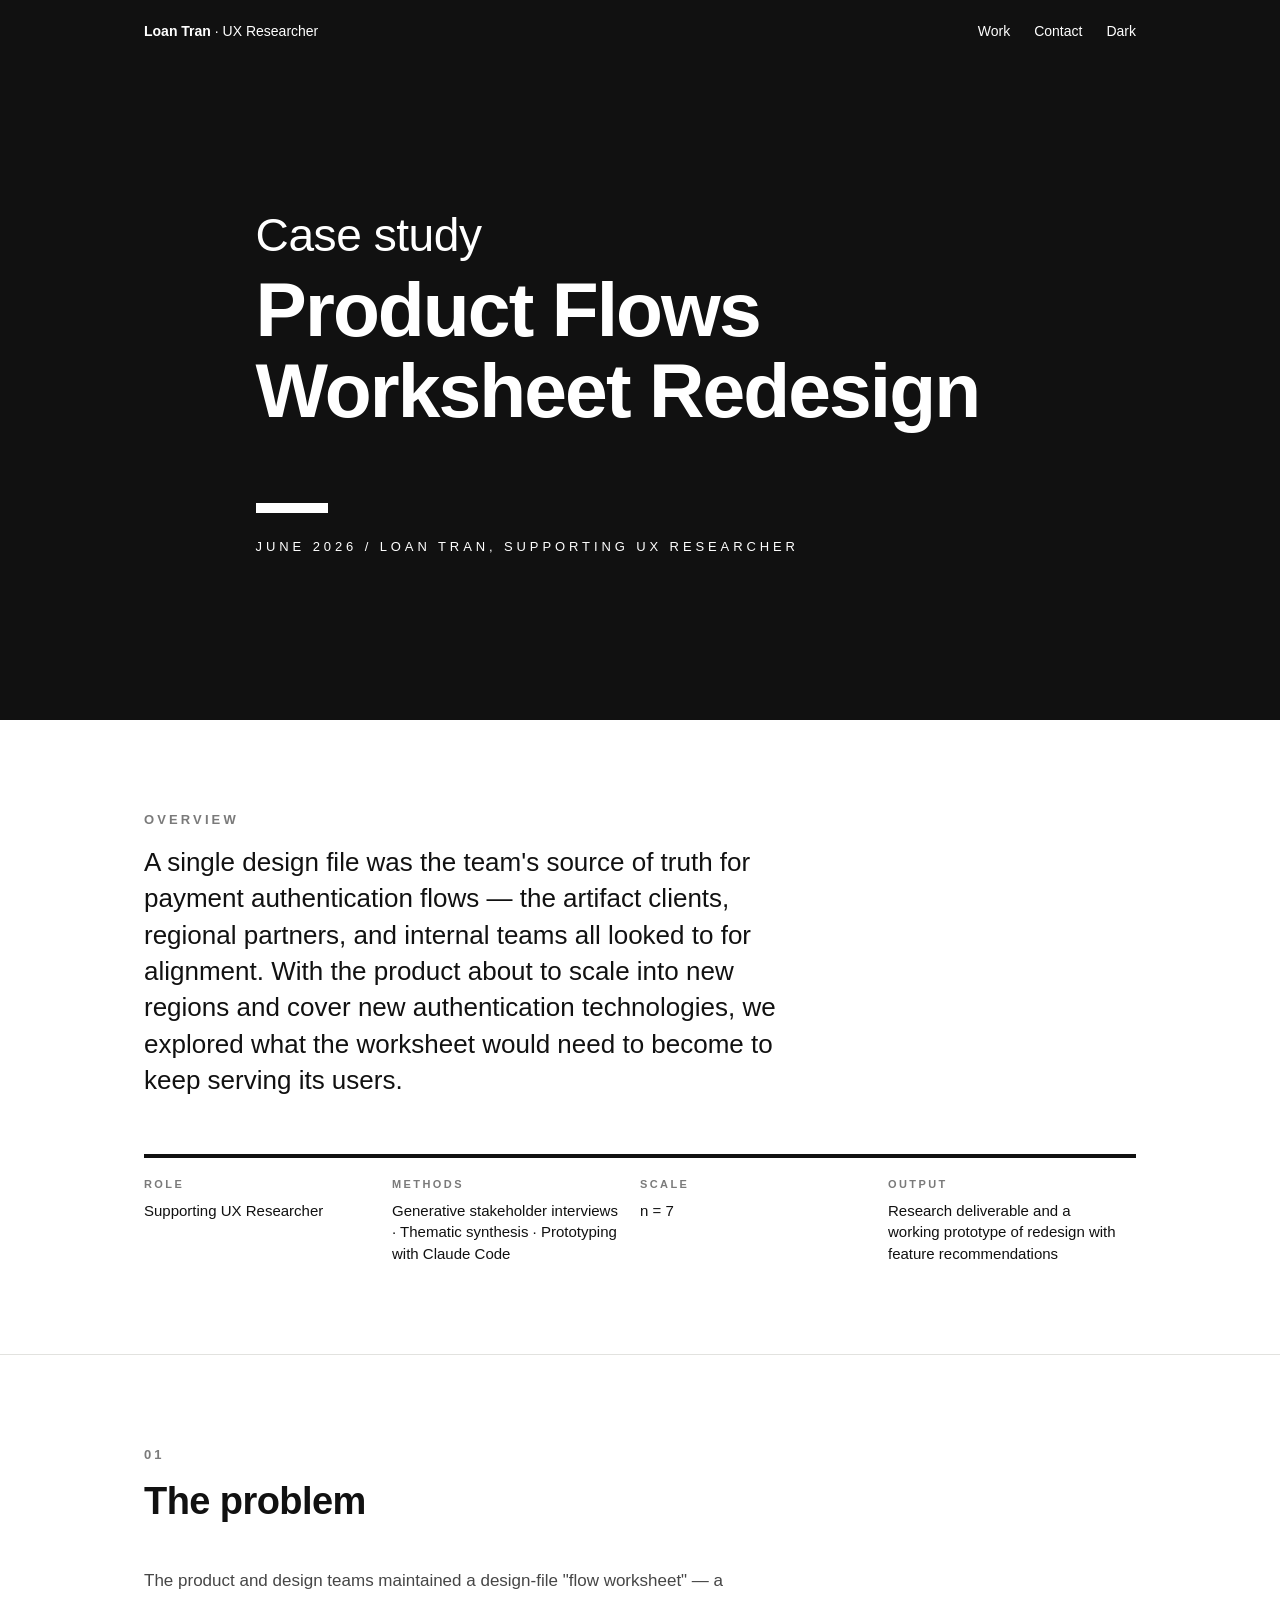
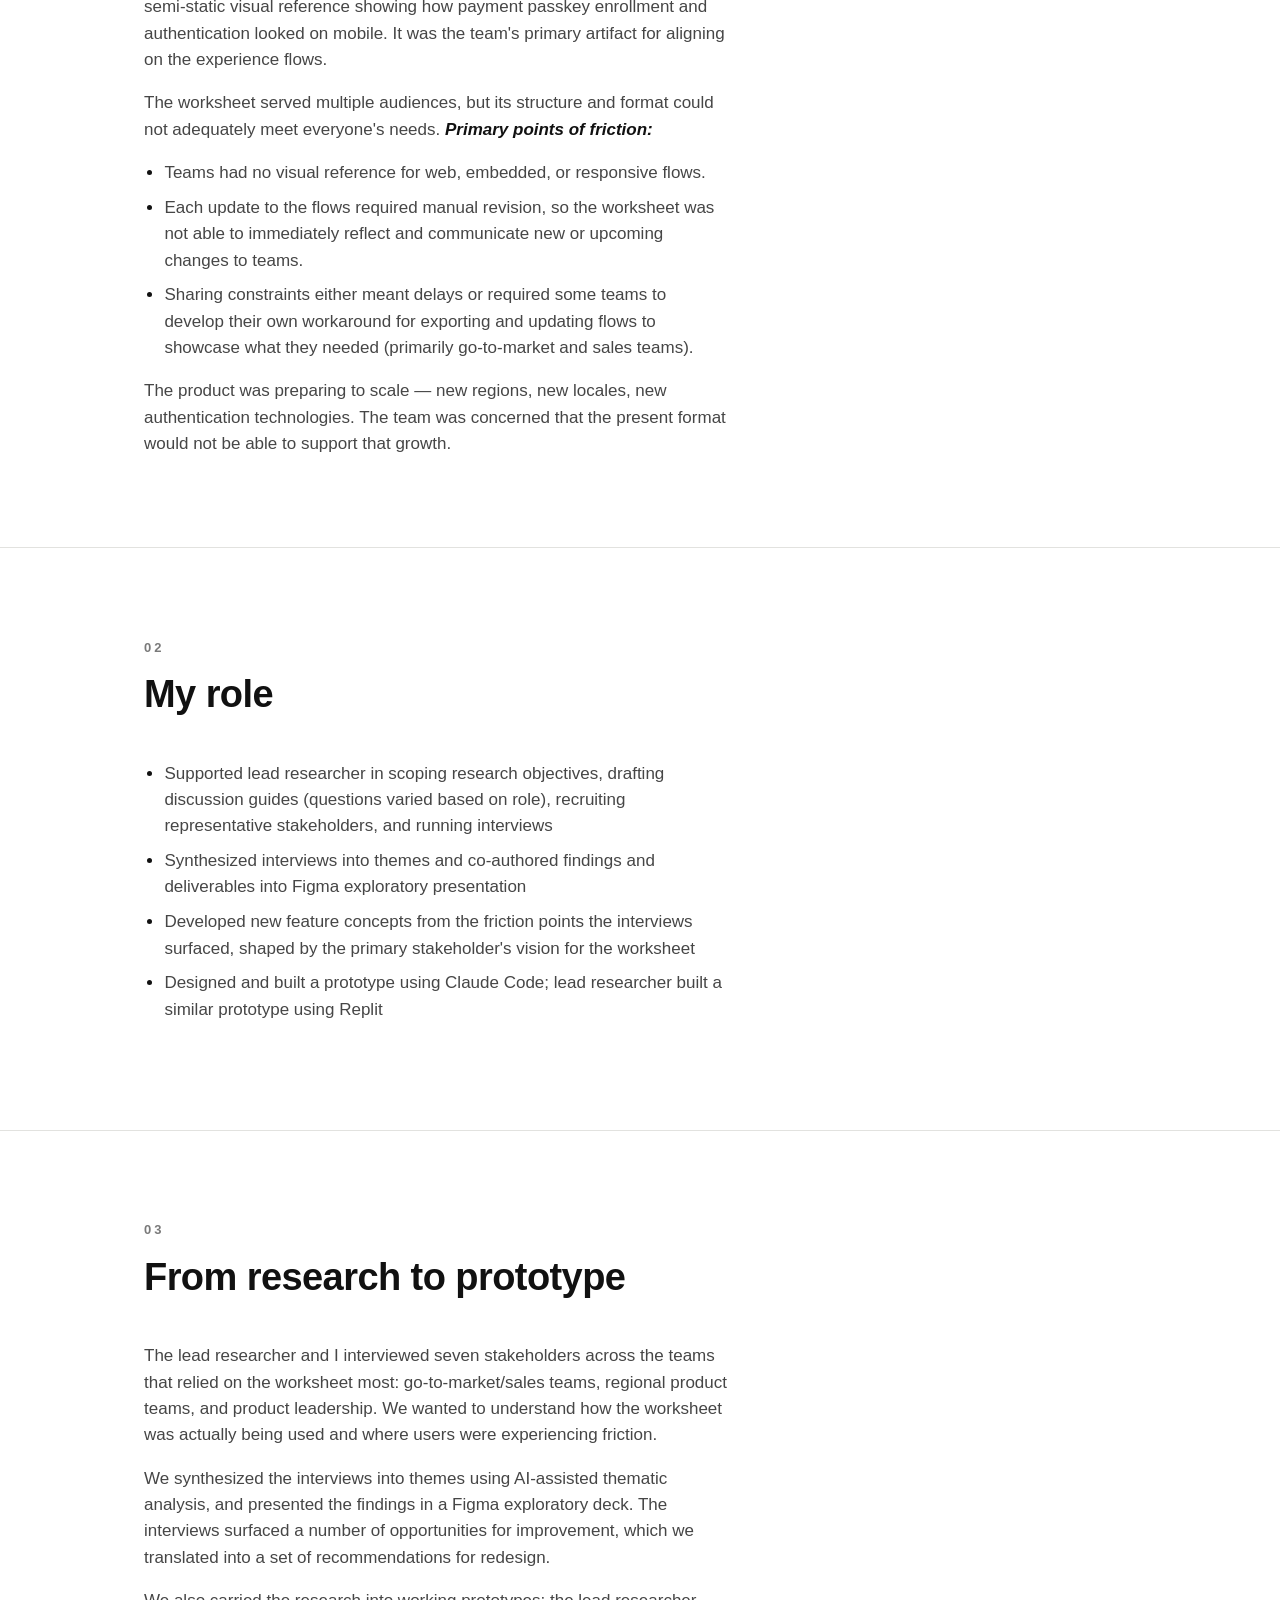
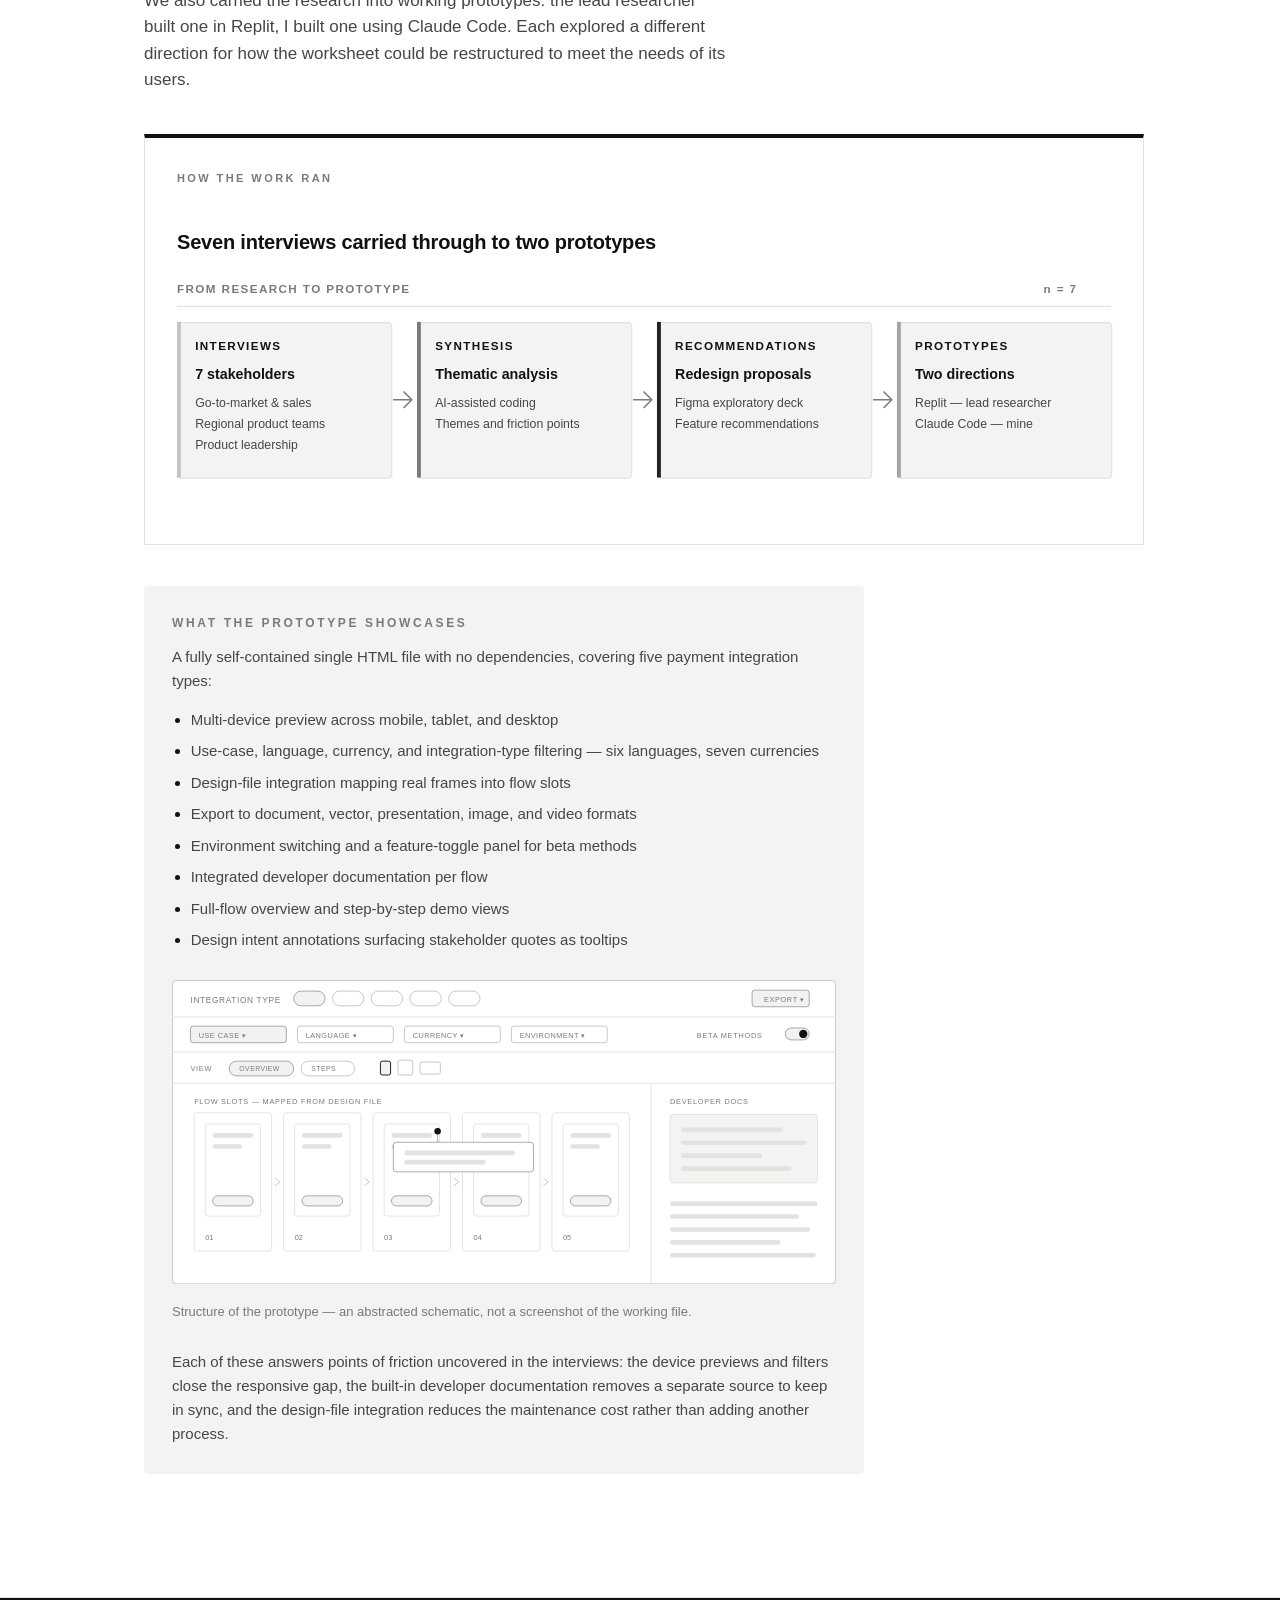
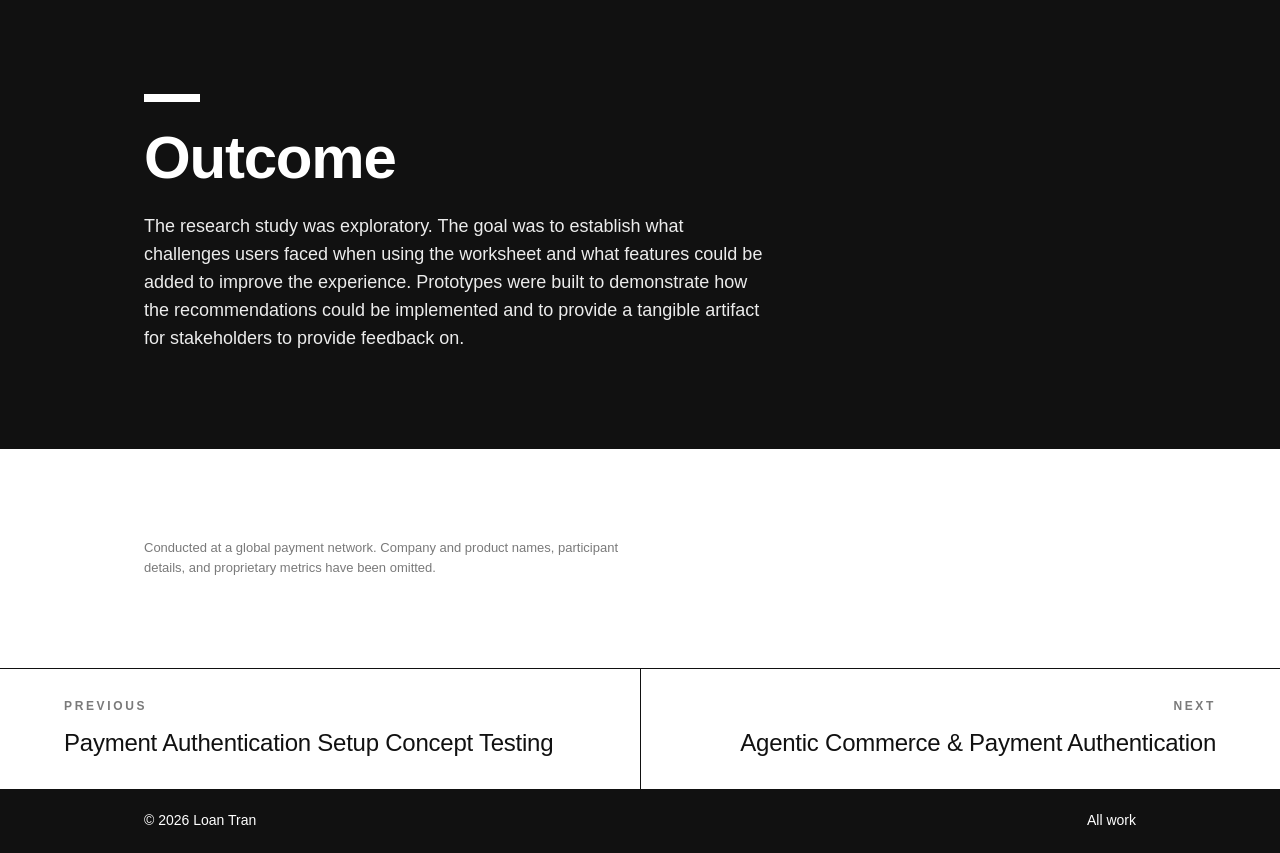
<file: product-flows-worksheet.html>
<!doctype html>
<html lang="en">
<head>
<meta charset="utf-8">
<meta name="viewport" content="width=device-width, initial-scale=1">
<title>Product Flows Worksheet Redesign — Loan Tran</title>
<meta name="description" content="A single design file was the team's source of truth for payment authentication flows — the artifact clients, regional partners, and internal teams all looked to for alignment. With the product about to scale into new regions and cover new authentication technologies, we explored what the worksheet would need to become to keep serving its users.">
<meta name="robots" content="noindex, nofollow">
<meta name="color-scheme" content="light dark">
<link rel="stylesheet" href="assets/css/report.css">
<script>try{var t=localStorage.getItem("portfolio-theme");if(t)document.documentElement.setAttribute("data-theme",t);}catch(e){}</script>
</head>
<body>

<a class="skip" href="#main">Skip to content</a>

<header class="bar">
  <div class="wrap">
    <a href="index.html"><strong>Loan Tran</strong> · UX Researcher</a>
    <nav aria-label="Primary">
      <a href="index.html#work">Work</a>
      <a href="index.html#contact">Contact</a>
      <button type="button" class="theme" aria-label="Switch theme">Dark</button>
    </nav>
  </div>
</header>

<main id="main">

  <section class="cover">
    <div class="wrap">
      <h1><span class="light">Case study</span>Product Flows Worksheet Redesign</h1>
      <div class="dash"></div>
      <p class="byline">June 2026 / Loan Tran, Supporting UX Researcher</p>
    </div>
  </section>

  <section class="slide">
    <div class="wrap">
      <p class="eyebrow">Overview</p>
      <p class="lede-big">A single design file was the team's source of truth for payment authentication
      flows — the artifact clients, regional partners, and internal teams all looked to for alignment.
      With the product about to scale into new regions and cover new authentication
      technologies, we explored what the worksheet would need to become to keep serving
      its users.</p>
      <dl class="spec">
        <div><dt>Role</dt><dd>Supporting UX Researcher</dd></div>
        <div><dt>Methods</dt><dd>Generative stakeholder interviews · Thematic synthesis · Prototyping with Claude Code</dd></div>
        <div><dt>Scale</dt><dd>n = 7</dd></div>
        <div><dt>Output</dt><dd>Research deliverable and a working prototype of redesign with feature recommendations</dd></div>
      </dl>
    </div>
  </section>

  <section class="slide">
    <div class="wrap">
      <p class="eyebrow">01</p>
      <h2 class="headline">The problem</h2>
      <div class="content">
        <p>
        The product and design teams maintained a design-file "flow worksheet" — a semi-static visual
        reference showing how payment passkey enrollment and authentication looked on
        mobile. It was the team's primary artifact for aligning on the experience flows.
      </p>
      <p>
        The worksheet served multiple audiences, but its structure and format could
        not adequately meet everyone's needs. <em><strong>Primary points of friction:</strong></em>
      </p>
      <ul>
        <li>
          Teams had no visual reference for web,
          embedded, or responsive flows.
        </li>
        <li>
        Each update to the flows required
          manual revision, so the worksheet was not able to immediately reflect and communicate new or upcoming changes to teams.
        </li>
        <li>
          Sharing constraints either meant delays or required some teams to develop their
          own workaround for exporting and updating flows to showcase what they needed
          (primarily go-to-market and sales teams).
        </li>
      </ul>
      <p>
        The product was preparing to scale — new regions, new locales, new authentication technologies. The team was concerned that the present format would not be able to support that growth.
      </p>
      </div>
    </div>
  </section>

  <section class="slide">
    <div class="wrap">
      <p class="eyebrow">02</p>
      <h2 class="headline">My role</h2>
      <div class="content">
        <ul>
        <li>Supported lead researcher in scoping research objectives, drafting discussion guides (questions varied based on role), recruiting representative stakeholders, and running interviews</li>
        <li>Synthesized interviews into themes and co-authored findings and deliverables into Figma exploratory presentation</li>
        <li>Developed new feature concepts from the friction points the interviews surfaced, shaped by the primary stakeholder's vision for the worksheet</li>
        <li>Designed and built a prototype using Claude Code; lead researcher built a similar prototype using Replit</li>
      </ul>
      </div>
    </div>
  </section>

  <section class="slide">
    <div class="wrap">
      <p class="eyebrow">03</p>
      <h2 class="headline">From research to prototype</h2>
      <div class="content">
        <p>
        The lead researcher and I interviewed seven stakeholders across the teams that
        relied on the worksheet most: go-to-market/sales teams, regional product teams,
        and product leadership. We wanted to understand how the worksheet was actually
        being used and where users were experiencing friction.
      </p>
      <p>
        We synthesized the interviews into themes using AI-assisted thematic analysis, and
        presented the findings in a Figma exploratory deck. The interviews surfaced a
        number of opportunities for improvement, which we translated into a set of
        recommendations for redesign.
      </p>
      <p>
        We also carried the research into working prototypes: the lead researcher built
        one in Replit, I built one using Claude Code. Each explored a different direction
        for how the worksheet could be restructured to meet the needs of its users.
      </p>


      <section class="viz">
        <p class="viz__eyebrow">How the work ran</p>
        <h3 class="viz__title">Seven interviews carried through to two prototypes</h3>
        <figure class="viz__figure">
          <svg viewBox="0 0 720 180" role="img" aria-labelledby="ppt ppd">
            <title id="ppt">From seven stakeholder interviews to two working prototypes</title>
            <desc id="ppd">Four stages. Seven stakeholders were interviewed across three audiences: go-to-market and sales, regional product teams, and product leadership. The interviews were synthesised into themes using AI-assisted thematic analysis, translated into redesign recommendations presented in a Figma exploratory deck, and carried into two working prototypes exploring different directions — one built by the lead researcher in Replit, one built by me in Claude Code.</desc>
            <text class="k" x="0" y="18">FROM RESEARCH TO PROTOTYPE</text>
            <text class="k" x="668" y="18">n = 7</text>
            <line class="grid" x1="0" y1="28" x2="720" y2="28"/>
            <rect class="box--sunk" x="0.5" y="40.5" width="165" height="120" rx="3"/>
            <rect x="0" y="40" width="3" height="120" fill="var(--ord-1)"/>
            <text class="k k--accent" x="14" y="62">INTERVIEWS</text>
            <text class="lbl lbl--strong" x="14" y="84">7 stakeholders</text>
            <text class="lbl lbl--sm" x="14" y="106">Go-to-market &amp; sales</text>
            <text class="lbl lbl--sm" x="14" y="122">Regional product teams</text>
            <text class="lbl lbl--sm" x="14" y="138">Product leadership</text>
            <path class="flow" d="M167 100 H181 M175 94 l6 6 -6 6"/>
            <rect class="box--sunk" x="185.5" y="40.5" width="165" height="120" rx="3"/>
            <rect x="185" y="40" width="3" height="120" fill="var(--ord-2)"/>
            <text class="k k--accent" x="199" y="62">SYNTHESIS</text>
            <text class="lbl lbl--strong" x="199" y="84">Thematic analysis</text>
            <text class="lbl lbl--sm" x="199" y="106">AI-assisted coding</text>
            <text class="lbl lbl--sm" x="199" y="122">Themes and friction points</text>
            <path class="flow" d="M352 100 H366 M360 94 l6 6 -6 6"/>
            <rect class="box--sunk" x="370.5" y="40.5" width="165" height="120" rx="3"/>
            <rect x="370" y="40" width="3" height="120" fill="var(--ord-3)"/>
            <text class="k k--accent" x="384" y="62">RECOMMENDATIONS</text>
            <text class="lbl lbl--strong" x="384" y="84">Redesign proposals</text>
            <text class="lbl lbl--sm" x="384" y="106">Figma exploratory deck</text>
            <text class="lbl lbl--sm" x="384" y="122">Feature recommendations</text>
            <path class="flow" d="M537 100 H551 M545 94 l6 6 -6 6"/>
            <rect class="box--sunk" x="555.5" y="40.5" width="165" height="120" rx="3"/>
            <rect x="555" y="40" width="3" height="120" fill="var(--s3)"/>
            <text class="k k--accent" x="569" y="62">PROTOTYPES</text>
            <text class="lbl lbl--strong" x="569" y="84">Two directions</text>
            <text class="lbl lbl--sm" x="569" y="106">Replit — lead researcher</text>
            <text class="lbl lbl--sm" x="569" y="122">Claude Code — mine</text>
          </svg>
        </figure>
      </section>

      <div class="method-card">
        <h3>What the prototype showcases</h3>
        <p>
          A fully self-contained single HTML file with no dependencies, covering five
          payment integration types:
        </p>
        <ul>
          <li>Multi-device preview across mobile, tablet, and desktop</li>
          <li>Use-case, language, currency, and integration-type filtering — six languages, seven currencies</li>
          <li>Design-file integration mapping real frames into flow slots</li>
          <li>Export to document, vector, presentation, image, and video formats</li>
          <li>Environment switching and a feature-toggle panel for beta methods</li>
          <li>Integrated developer documentation per flow</li>
          <li>Full-flow overview and step-by-step demo views</li>
          <li>Design intent annotations surfacing stakeholder quotes as tooltips</li>
        </ul>

        <figure class="figure">
          <svg viewBox="0 0 720 330" role="img" aria-labelledby="proto-title proto-desc">
            <title id="proto-title">Schematic of the prototype interface</title>
            <desc id="proto-desc">A wireframe of the prototype: a top navigation holding
            integration-type filters and an export button, a row of use-case, language, currency
            and environment filters with a beta-methods toggle, and a row of view controls with
            a mobile, tablet and desktop device toggle; below it a row of five flow slots mapped from the design file, one showing
            a design-intent annotation; and a developer documentation panel down the right
            side.</desc>

            <rect x="0.5" y="0.5" width="719" height="329" rx="4" fill="var(--paper)" stroke="var(--rule-strong)"/>

            <!-- top navigation, row 1: integration type, export button -->
            <text x="20" y="25" font-family="var(--mono)" font-size="9" letter-spacing="0.08em" fill="var(--ink-3)">INTEGRATION TYPE</text>
            <rect x="132" y="12" width="34" height="16" rx="8" fill="var(--accent-wash)" stroke="var(--accent-ring)"/>
            <rect x="174" y="12" width="34" height="16" rx="8" fill="none" stroke="var(--rule-strong)"/>
            <rect x="216" y="12" width="34" height="16" rx="8" fill="none" stroke="var(--rule-strong)"/>
            <rect x="258" y="12" width="34" height="16" rx="8" fill="none" stroke="var(--rule-strong)"/>
            <rect x="300" y="12" width="34" height="16" rx="8" fill="none" stroke="var(--rule-strong)"/>
            <rect x="629" y="11" width="62" height="18" rx="3" fill="var(--accent-wash)" stroke="var(--accent-ring)"/>
            <text x="642" y="24" font-family="var(--mono)" font-size="8" letter-spacing="0.08em" fill="var(--ink-3)">EXPORT ▾</text>

            <!-- top navigation, row 2: filters -->
            <line x1="0" y1="40" x2="720" y2="40" stroke="var(--rule)"/>
            <rect x="20" y="50" width="104" height="18" rx="3" fill="var(--accent-wash)" stroke="var(--accent-ring)"/>
            <text x="29" y="63" font-family="var(--mono)" font-size="8" letter-spacing="0.06em" fill="var(--ink-3)">USE CASE ▾</text>
            <rect x="136" y="50" width="104" height="18" rx="3" fill="var(--surface)" stroke="var(--rule-strong)"/>
            <text x="145" y="63" font-family="var(--mono)" font-size="8" letter-spacing="0.06em" fill="var(--ink-3)">LANGUAGE ▾</text>
            <rect x="252" y="50" width="104" height="18" rx="3" fill="var(--surface)" stroke="var(--rule-strong)"/>
            <text x="261" y="63" font-family="var(--mono)" font-size="8" letter-spacing="0.06em" fill="var(--ink-3)">CURRENCY ▾</text>
            <rect x="368" y="50" width="104" height="18" rx="3" fill="var(--surface)" stroke="var(--rule-strong)"/>
            <text x="377" y="63" font-family="var(--mono)" font-size="8" letter-spacing="0.06em" fill="var(--ink-3)">ENVIRONMENT ▾</text>
            <text x="569" y="63" font-family="var(--mono)" font-size="8" letter-spacing="0.1em" fill="var(--ink-3)">BETA METHODS</text>
            <rect x="665" y="52" width="26" height="13" rx="6.5" fill="var(--accent-wash)" stroke="var(--accent-ring)"/>
            <circle cx="684.5" cy="58.5" r="4.5" fill="var(--accent)"/>

            <!-- top navigation, row 3: view and device -->
            <line x1="0" y1="78" x2="720" y2="78" stroke="var(--rule)"/>
            <text x="20" y="99" font-family="var(--mono)" font-size="8" letter-spacing="0.1em" fill="var(--ink-3)">VIEW</text>
            <rect x="62" y="88" width="70" height="16" rx="8" fill="var(--accent-wash)" stroke="var(--accent-ring)"/>
            <text x="73" y="99" font-family="var(--mono)" font-size="7.5" letter-spacing="0.06em" fill="var(--ink-3)">OVERVIEW</text>
            <rect x="140" y="88" width="58" height="16" rx="8" fill="none" stroke="var(--rule-strong)"/>
            <text x="151" y="99" font-family="var(--mono)" font-size="7.5" letter-spacing="0.06em" fill="var(--ink-3)">STEPS</text>
            <rect x="226" y="88" width="11" height="15" rx="2" fill="var(--accent-wash)" stroke="var(--accent)"/>
            <rect x="245" y="87" width="16" height="16" rx="2" fill="none" stroke="var(--rule-strong)"/>
            <rect x="269" y="89" width="22" height="13" rx="2" fill="none" stroke="var(--rule-strong)"/>
            <line x1="0" y1="112" x2="720" y2="112" stroke="var(--rule)"/>

            <!-- documentation panel, right side -->
            <line x1="519.5" y1="112" x2="519.5" y2="330" stroke="var(--rule)"/>
            <text x="540" y="134" font-family="var(--mono)" font-size="8" letter-spacing="0.1em" fill="var(--ink-3)">DEVELOPER DOCS</text>
            <rect x="540" y="146" width="160" height="74" rx="3" fill="var(--surface-sunk)" stroke="var(--rule)"/>
            <rect x="552" y="160" width="110" height="5" rx="2.5" fill="var(--rule)"/>
            <rect x="552" y="174" width="136" height="5" rx="2.5" fill="var(--rule)"/>
            <rect x="552" y="188" width="88" height="5" rx="2.5" fill="var(--rule)"/>
            <rect x="552" y="202" width="120" height="5" rx="2.5" fill="var(--rule)"/>
            <rect x="540" y="240" width="160" height="5" rx="2.5" fill="var(--rule)"/>
            <rect x="540" y="254" width="140" height="5" rx="2.5" fill="var(--rule)"/>
            <rect x="540" y="268" width="152" height="5" rx="2.5" fill="var(--rule)"/>
            <rect x="540" y="282" width="120" height="5" rx="2.5" fill="var(--rule)"/>
            <rect x="540" y="296" width="158" height="5" rx="2.5" fill="var(--rule)"/>

            <!-- flow slots -->
            <text x="24" y="134" font-family="var(--mono)" font-size="8" letter-spacing="0.1em" fill="var(--ink-3)">FLOW SLOTS — MAPPED FROM DESIGN FILE</text>

            <rect x="24" y="144" width="84" height="150" rx="3" fill="var(--surface)" stroke="var(--rule)"/>
            <rect x="36" y="156" width="60" height="100" rx="3" fill="var(--paper)" stroke="var(--rule)"/>
            <rect x="44" y="166" width="44" height="5" rx="2.5" fill="var(--rule)"/>
            <rect x="44" y="178" width="32" height="5" rx="2.5" fill="var(--rule)"/>
            <rect x="44" y="234" width="44" height="11" rx="5.5" fill="var(--accent-wash)" stroke="var(--accent-ring)"/>
            <text x="36" y="282" font-family="var(--mono)" font-size="8" fill="var(--ink-3)">01</text>

            <rect x="121" y="144" width="84" height="150" rx="3" fill="var(--surface)" stroke="var(--rule)"/>
            <rect x="133" y="156" width="60" height="100" rx="3" fill="var(--paper)" stroke="var(--rule)"/>
            <rect x="141" y="166" width="44" height="5" rx="2.5" fill="var(--rule)"/>
            <rect x="141" y="178" width="32" height="5" rx="2.5" fill="var(--rule)"/>
            <rect x="141" y="234" width="44" height="11" rx="5.5" fill="var(--accent-wash)" stroke="var(--accent-ring)"/>
            <text x="133" y="282" font-family="var(--mono)" font-size="8" fill="var(--ink-3)">02</text>

            <rect x="218" y="144" width="84" height="150" rx="3" fill="var(--surface)" stroke="var(--rule)"/>
            <rect x="230" y="156" width="60" height="100" rx="3" fill="var(--paper)" stroke="var(--rule)"/>
            <rect x="238" y="166" width="44" height="5" rx="2.5" fill="var(--rule)"/>
            <rect x="238" y="178" width="32" height="5" rx="2.5" fill="var(--rule)"/>
            <rect x="238" y="234" width="44" height="11" rx="5.5" fill="var(--accent-wash)" stroke="var(--accent-ring)"/>
            <text x="230" y="282" font-family="var(--mono)" font-size="8" fill="var(--ink-3)">03</text>

            <rect x="315" y="144" width="84" height="150" rx="3" fill="var(--surface)" stroke="var(--rule)"/>
            <rect x="327" y="156" width="60" height="100" rx="3" fill="var(--paper)" stroke="var(--rule)"/>
            <rect x="335" y="166" width="44" height="5" rx="2.5" fill="var(--rule)"/>
            <rect x="335" y="178" width="32" height="5" rx="2.5" fill="var(--rule)"/>
            <rect x="335" y="234" width="44" height="11" rx="5.5" fill="var(--accent-wash)" stroke="var(--accent-ring)"/>
            <text x="327" y="282" font-family="var(--mono)" font-size="8" fill="var(--ink-3)">04</text>

            <rect x="412" y="144" width="84" height="150" rx="3" fill="var(--surface)" stroke="var(--rule)"/>
            <rect x="424" y="156" width="60" height="100" rx="3" fill="var(--paper)" stroke="var(--rule)"/>
            <rect x="432" y="166" width="44" height="5" rx="2.5" fill="var(--rule)"/>
            <rect x="432" y="178" width="32" height="5" rx="2.5" fill="var(--rule)"/>
            <rect x="432" y="234" width="44" height="11" rx="5.5" fill="var(--accent-wash)" stroke="var(--accent-ring)"/>
            <text x="424" y="282" font-family="var(--mono)" font-size="8" fill="var(--ink-3)">05</text>

            <path d="M112.0,215 L117.0,219 L112.0,223" fill="none" stroke="var(--rule-strong)" stroke-linecap="round" stroke-linejoin="round"/>
            <path d="M209.0,215 L214.0,219 L209.0,223" fill="none" stroke="var(--rule-strong)" stroke-linecap="round" stroke-linejoin="round"/>
            <path d="M306.0,215 L311.0,219 L306.0,223" fill="none" stroke="var(--rule-strong)" stroke-linecap="round" stroke-linejoin="round"/>
            <path d="M403.0,215 L408.0,219 L403.0,223" fill="none" stroke="var(--rule-strong)" stroke-linecap="round" stroke-linejoin="round"/>

            <!-- design-intent annotation, open on slot 03 -->
            <line x1="288" y1="167" x2="288" y2="176" stroke="var(--accent-ring)"/>
            <rect x="240" y="176" width="152" height="32" rx="3" fill="var(--surface)" stroke="var(--accent-ring)"/>
            <rect x="252" y="185" width="120" height="5" rx="2.5" fill="var(--rule)"/>
            <rect x="252" y="195" width="88" height="5" rx="2.5" fill="var(--rule)"/>
            <circle cx="288" cy="164" r="3.5" fill="var(--accent)"/>
          </svg>
          <figcaption>
            Structure of the prototype — an abstracted schematic, not a screenshot of the
            working file.
          </figcaption>
        </figure>

        <p>
          Each of these answers points of friction uncovered in the interviews: the device
          previews and filters close the responsive gap, the built-in developer documentation removes a separate
          source to keep in sync, and the design-file integration reduces the maintenance
          cost rather than adding another process.
        </p>
      </div>
      </div>
    </div>
  </section>

  <section class="inverse">
    <div class="wrap">
      <div class="dash"></div>
      <h2>Outcome</h2>
      <div class="content">
        <p>
        The research study was exploratory. The goal was to
        establish what challenges users faced when using the worksheet and what features could be added to improve the experience. Prototypes were built to demonstrate how the recommendations could be implemented and to provide a tangible artifact for stakeholders to provide feedback on.
      </p>
      </div>
    </div>
  </section>

  <section class="slide slide--last">
    <div class="wrap">
      <div class="confidential">
        <p>
          Conducted at a global payment network. Company and product names, participant
          details, and proprietary metrics have been omitted.
        </p>
      </div>
    </div>
  </section>

</main>

<nav class="pager" aria-label="Case studies">
  <a href="concept-testing.html"><small>Previous</small><b>Payment Authentication Setup Concept Testing</b></a>
  <a href="agentic-commerce.html"><small>Next</small><b>Agentic Commerce &amp; Payment Authentication</b></a>
</nav>

<footer>
  <div class="wrap">
    <span>© <span id="year">2026</span> Loan Tran</span>
    <a href="index.html#work">All work</a>
  </div>
</footer>

<script src="assets/js/report.js"></script>
</body>
</html>
</file>
<file: assets/css/report.css>
/* ============================================================
   Report style — case study pages
   The layout of the fitness findings deck (title cover, divider
   slides, eyebrow + headline slides) in black, white and grays.
   Also redefines the tokens the existing study charts use, so
   every chart renders unchanged in neutral tones.
   ============================================================ */

:root {
  --paper: #ffffff;
  --surface: #ffffff;
  --surface-sunk: #f3f3f1;
  --wash: #f3f3f1;
  --ink: #111111;
  --ink-2: #464646;
  --ink-3: #7a7a7a;
  --rule: #e2e2df;
  --rule-strong: #c4c4c0;
  --solid: #111111;      /* cover, dividers, footer */
  --on-solid: #ffffff;
  --accent: #111111;
  --accent-wash: rgba(0, 0, 0, 0.05);
  --accent-ring: rgba(0, 0, 0, 0.35);
  --sans: "Helvetica Neue", Helvetica, Arial, sans-serif;
  --serif: var(--sans);
  --mono: var(--sans);
  --radius: 3px;
  --ease: cubic-bezier(0.22, 0.61, 0.36, 1);

  /* chart palette — neutral, separated by lightness; every mark is also labelled */
  --s1: #111111;
  --s2: #6b6b6b;
  --s3: #a3a3a3;
  --viz-neutral: #c9c9c6;
  --ord-1: #c4c4c0;
  --ord-2: #7a7a7a;
  --ord-3: #222222;
}

@media (prefers-color-scheme: dark) {
  :root:not([data-theme="light"]) {
    --paper: #111111; --surface: #181818; --surface-sunk: #1f1f1f; --wash: #1f1f1f;
    --ink: #f0f0ee; --ink-2: #c4c4c2; --ink-3: #8c8c8a;
    --rule: #2c2c2c; --rule-strong: #444444;
    --solid: #000000; --on-solid: #f0f0ee;
    --accent: #f0f0ee; --accent-wash: rgba(255, 255, 255, 0.07); --accent-ring: rgba(255, 255, 255, 0.4);
    --s1: #f0f0ee; --s2: #a0a0a0; --s3: #6a6a6a; --viz-neutral: #4a4a4a;
    --ord-1: #4a4a4a; --ord-2: #8c8c8a; --ord-3: #e6e6e4;
  }
}
:root[data-theme="dark"] {
  --paper: #111111; --surface: #181818; --surface-sunk: #1f1f1f; --wash: #1f1f1f;
  --ink: #f0f0ee; --ink-2: #c4c4c2; --ink-3: #8c8c8a;
  --rule: #2c2c2c; --rule-strong: #444444;
  --solid: #000000; --on-solid: #f0f0ee;
  --accent: #f0f0ee; --accent-wash: rgba(255, 255, 255, 0.07); --accent-ring: rgba(255, 255, 255, 0.4);
  --s1: #f0f0ee; --s2: #a0a0a0; --s3: #6a6a6a; --viz-neutral: #4a4a4a;
  --ord-1: #4a4a4a; --ord-2: #8c8c8a; --ord-3: #e6e6e4;
}

* { box-sizing: border-box; }
html { -webkit-text-size-adjust: 100%; }
body {
  margin: 0;
  background: var(--paper);
  color: var(--ink);
  font-family: var(--sans);
  font-size: 17px;
  line-height: 1.55;
  -webkit-font-smoothing: antialiased;
}
h1, h2, h3, p, ul, ol, blockquote, figure { margin: 0; }
a { color: inherit; }
.wrap { max-width: 1120px; margin: 0 auto; padding: 0 clamp(16px, 5vw, 64px); }
.skip { position: absolute; left: -999px; }
.skip:focus { left: 16px; top: 8px; background: var(--paper); padding: 6px 10px; z-index: 10; }

/* ---------- Top bar (sits on the cover) ---------- */
.bar { position: absolute; inset: 0 0 auto 0; color: var(--on-solid); font-size: 14px; z-index: 2; }
.bar .wrap { display: flex; justify-content: space-between; align-items: center; height: 64px; gap: 16px; }
.bar a { text-decoration: none; }
.bar a:hover, .bar button:hover { text-decoration: underline; text-underline-offset: 4px; }
.bar nav { display: flex; gap: 24px; }
.bar button { font: inherit; color: inherit; background: none; border: 0; padding: 0; cursor: pointer; }

/* ---------- Cover ---------- */
.cover {
  background: var(--solid); color: var(--on-solid);
  min-height: min(88vh, 720px);
  display: flex; align-items: center;
  padding: 120px 0 72px;
}
.cover h1 {
  font-size: clamp(38px, 6vw, 80px);
  line-height: 1.06; letter-spacing: -0.025em;
  font-weight: 700; max-width: 18ch;
}
.cover h1 .light { display: block; font-weight: 300; font-size: 0.6em; letter-spacing: -0.01em; margin-bottom: 0.2em; }
.cover .dash { width: 72px; height: 10px; background: var(--on-solid); margin: clamp(40px, 6vw, 72px) 0 24px; }
.byline { font-size: 13px; font-weight: 500; letter-spacing: 0.3em; text-transform: uppercase; }

/* ---------- Divider slides ---------- */
.divider { background: var(--solid); color: var(--on-solid); padding: clamp(56px, 8vw, 96px) 0; }
.divider h2 { font-size: clamp(34px, 5vw, 60px); font-weight: 700; letter-spacing: -0.02em; line-height: 1.05; }
.divider .dash { width: 56px; height: 8px; background: var(--on-solid); margin-bottom: 24px; }

/* ---------- Content slides ---------- */
.slide { padding: clamp(56px, 7vw, 96px) 0; border-bottom: 1px solid var(--rule); }
.slide--last { border-bottom: 0; }
.eyebrow {
  color: var(--ink-3);
  font-size: 13px; font-weight: 700;
  letter-spacing: 0.24em; text-transform: uppercase;
  margin-bottom: 14px;
}
.headline {
  font-size: clamp(26px, 3.2vw, 38px);
  line-height: 1.18; letter-spacing: -0.015em;
  font-weight: 700; max-width: 26ch;
  margin-bottom: clamp(28px, 4vw, 44px);
}
.lede-big { font-size: clamp(20px, 2.2vw, 26px); line-height: 1.4; font-weight: 400; max-width: 44ch; }
.body { color: var(--ink-2); max-width: 62ch; }
.body + .body { margin-top: 1em; }
.body strong { color: var(--ink); }
ul.list, ol.list { color: var(--ink-2); padding-left: 1.2em; max-width: 62ch; }
.list li { margin-bottom: 0.5em; }
.list li::marker { color: var(--ink); font-weight: 700; }
.note { font-size: 13px; color: var(--ink-3); margin-top: 18px; }

.cols { display: grid; grid-template-columns: 1fr 1fr; gap: clamp(32px, 5vw, 72px); align-items: start; }
@media (max-width: 760px) { .cols { grid-template-columns: 1fr; } }

/* Spec strip */
.spec { display: grid; grid-template-columns: repeat(4, 1fr); border-top: 4px solid var(--ink); margin: clamp(40px, 5vw, 56px) 0 0; }
.spec div { padding: 18px 20px 0 0; }
.spec dt { font-size: 11px; font-weight: 700; letter-spacing: 0.22em; text-transform: uppercase; color: var(--ink-3); margin-bottom: 6px; }
.spec dd { margin: 0; font-size: 15px; line-height: 1.45; }
.spec .round-split { list-style: none; padding: 0; margin: 10px 0 0; font-size: 15px; }
.spec .round-split span { display: inline-block; min-width: 1.8em; font-weight: 700; }
@media (max-width: 760px) { .spec { grid-template-columns: 1fr 1fr; row-gap: 8px; } }

/* ---------- Free-flowing section content (converted case studies) ---------- */
.content { max-width: 720px; }
.content > p, .content > ul, .content > ol { color: var(--ink-2); max-width: 62ch; }
.content > p + p, .content > p + ul, .content > ul + p { margin-top: 1em; }
.content > ul, .content > ol { padding-left: 1.2em; margin-block: 1em; }
.content li { margin-bottom: 0.5em; }
.content li::marker { color: var(--ink); }
.content strong { color: var(--ink); }
.content h3 { font-size: 20px; letter-spacing: -0.01em; margin: 2em 0 0.6em; }
.content .statement {
  border-left: 4px solid var(--ink);
  padding: 4px 0 4px 20px; margin: 2em 0;
  font-size: clamp(19px, 2vw, 23px); line-height: 1.42; color: var(--ink); max-width: 44ch;
}
.content .statement em, .content .statement strong { font-style: normal; font-weight: 700; }
.content .callout { background: var(--wash); padding: 22px 24px; margin: 2em 0; border-radius: var(--radius); }
.content .callout p { color: var(--ink-2); font-size: 15px; }

/* method card — the deck's tinted panel */
.method-card, .mcard { background: var(--wash); border-radius: 4px; padding: 28px; margin: 2em 0; }
.method-card h3 { margin: 0 0 12px; font-size: 12px; font-weight: 700; letter-spacing: 0.22em; text-transform: uppercase; color: var(--ink-3); }
.method-card p, .method-card li { font-size: 15px; color: var(--ink-2); line-height: 1.6; }
.method-card p + p, .method-card ul + p, .method-card p + ul { margin-top: 0.9em; }
.method-card ul { padding-left: 1.1em; }
.method-card > :last-child { margin-bottom: 0; }

/* scenario cards */
.scenarios { display: grid; grid-template-columns: repeat(3, 1fr); gap: 16px; margin: 2em 0 1em; }
.scenario { background: var(--wash); border-radius: 4px; padding: 22px; }
.scenario svg { height: 44px; width: auto; margin-bottom: 14px; }
.scenario__key { font-size: 11px; font-weight: 700; letter-spacing: 0.22em; text-transform: uppercase; color: var(--ink-3); margin-bottom: 6px; }
.scenario__title { font-size: 17px; font-weight: 700; line-height: 1.3; margin-bottom: 6px; }
.scenario p { font-size: 14px; line-height: 1.5; color: var(--ink-2); }
.scenarios__caption { font-size: 13px; color: var(--ink-3); }
@media (max-width: 760px) { .scenarios { grid-template-columns: 1fr; } }

/* iteration list */
.iterations { list-style: none; padding: 0 !important; margin: 2em 0; border-top: 4px solid var(--ink); }
.iterations li { display: grid; grid-template-columns: 6rem 1fr; gap: 20px; padding: 18px 0; border-bottom: 1px solid var(--rule); margin: 0; }
.iterations .it-key { font-size: 12px; font-weight: 700; letter-spacing: 0.2em; text-transform: uppercase; color: var(--ink); padding-top: 3px; }
.iterations .it-body { font-size: 15px; line-height: 1.6; color: var(--ink-2); }
.iterations .it-body strong { display: block; color: var(--ink); font-size: 17px; margin-bottom: 4px; }
@media (max-width: 520px) { .iterations li { grid-template-columns: 1fr; gap: 4px; } }

.figure { margin: 1.6em 0; }
.figure svg { width: 100%; height: auto; }
.figure figcaption { font-size: 13px; color: var(--ink-3); margin-top: 10px; }

/* ---------- Charts (existing study visuals, neutral) ---------- */
.viz { margin: 2.4em 0; padding: clamp(20px, 3vw, 32px); background: var(--surface); border: 1px solid var(--rule); border-top: 4px solid var(--ink); }
.content .viz { width: min(1000px, calc(100vw - 32px)); }
.viz__eyebrow { font-size: 11px; font-weight: 700; letter-spacing: 0.22em; text-transform: uppercase; color: var(--ink-3); margin-bottom: 8px; }
.viz__title { font-size: 22px; font-weight: 700; letter-spacing: -0.01em; margin: 0 0 14px; }
.viz__figure { margin: 0; }
.viz__figure svg { width: 100%; height: auto; overflow: visible; }
.viz svg text { fill: var(--ink-2); font-family: var(--sans); }
.viz svg .k { font-size: 9px; font-weight: 700; letter-spacing: 0.12em; fill: var(--ink-3); }
.viz svg .k--accent { fill: var(--ink); }
.viz svg .lbl { font-size: 11px; fill: var(--ink-2); }
.viz svg .lbl--strong { fill: var(--ink); font-weight: 700; }
.viz svg .lbl--sm { font-size: 9.5px; }
.viz svg .val { font-size: 12.5px; font-weight: 700; fill: var(--ink); }
.viz svg .axis { stroke: var(--rule-strong); stroke-width: 1; fill: none; }
.viz svg .grid { stroke: var(--rule); stroke-width: 1; fill: none; }
.viz svg .box { fill: var(--surface); stroke: var(--rule-strong); }
.viz svg .box--sunk { fill: var(--surface-sunk); stroke: var(--rule); }
.viz svg .flow { stroke: var(--ink-3); stroke-width: 1.2; fill: none; stroke-linecap: round; stroke-linejoin: round; }
.viz-legend { display: flex; flex-wrap: wrap; gap: 6px 22px; margin: 0 0 18px; padding: 0 !important; list-style: none; font-size: 13px; color: var(--ink-2); }
.viz-legend li { display: flex; align-items: center; gap: 8px; margin: 0; }
.viz-legend i { width: 11px; height: 11px; border-radius: 2px; background: var(--swatch, var(--s1)); flex: none; }
.viz__note { font-size: 13px; line-height: 1.6; color: var(--ink-2); margin: 18px 0 0; padding: 12px 16px; background: var(--wash); border-left: 3px solid var(--ink); }
.viz__note-key { display: block; font-size: 11px; font-weight: 700; letter-spacing: 0.2em; text-transform: uppercase; color: var(--ink-3); margin-bottom: 4px; }

/* ---------- Fitness study components ---------- */
.method { display: grid; grid-template-columns: 1fr 1fr; gap: 24px; }
@media (max-width: 760px) { .method { grid-template-columns: 1fr; } }
.mcard { margin: 0; }
.mcard .tag { font-size: 12px; font-weight: 700; letter-spacing: 0.22em; text-transform: uppercase; color: var(--ink-3); }
.mcard .big { font-size: 64px; font-weight: 700; line-height: 1; letter-spacing: -0.03em; margin: 14px 0 4px; }
.mcard .unit { font-size: 15px; font-weight: 500; margin-bottom: 18px; }
.mcard ul { padding-left: 1.1em; color: var(--ink-2); font-size: 15px; }
.mcard li { margin-bottom: 0.35em; }

.donuts { display: grid; grid-template-columns: repeat(auto-fit, minmax(180px, 1fr)); gap: 32px 28px; }
.donut svg { width: 128px; height: 128px; display: block; margin-bottom: 14px; }
.donut .track { fill: none; stroke: var(--wash); stroke-width: 16; }
.donut .arc { fill: none; stroke: var(--ink); stroke-width: 16; }
.donut .pct { font-family: var(--sans); font-size: 26px; font-weight: 700; fill: var(--ink); }
.donut p { font-size: 14px; line-height: 1.45; color: var(--ink-2); max-width: 26ch; }
.donut .n { display: block; color: var(--ink-3); font-size: 12px; margin-top: 4px; letter-spacing: 0.04em; }

.takeaway { border-left: 4px solid var(--ink); padding: 4px 0 4px 20px; margin-top: clamp(28px, 4vw, 40px); font-size: 18px; line-height: 1.5; font-weight: 500; max-width: 60ch; }

.quote { font-weight: 300; font-style: italic; font-size: clamp(20px, 2.2vw, 26px); line-height: 1.42; max-width: 40ch; }
.quote cite { display: block; font-style: normal; font-weight: 500; font-size: 14px; color: var(--ink-3); margin-top: 12px; letter-spacing: 0.06em; }

.split { display: grid; grid-template-columns: 1fr 1fr; gap: 20px; margin-top: 8px; }
.split > div { border-radius: 4px; padding: 22px 24px; }
.split .yes { background: var(--solid); color: var(--on-solid); }
.split .no { background: var(--wash); }
.split h3 { font-size: 12px; font-weight: 700; letter-spacing: 0.22em; text-transform: uppercase; margin-bottom: 12px; }
.split ul { padding-left: 1.1em; font-size: 15px; }
.split li { margin-bottom: 0.3em; }
@media (max-width: 520px) { .split { grid-template-columns: 1fr; } }

.ratings { list-style: none; padding: 0; max-width: 520px; }
.ratings li { display: grid; grid-template-columns: 96px 1fr 44px; align-items: center; gap: 14px; margin-bottom: 14px; font-size: 15px; }
.ratings .track { height: 14px; background: var(--wash); border-radius: 2px; overflow: hidden; }
.ratings .fill { display: block; height: 100%; background: var(--ink); }
.ratings .v { font-weight: 700; font-variant-numeric: tabular-nums; }
.ratings small { display: block; color: var(--ink-3); font-size: 12px; }

.ranked { list-style: none; padding: 0; counter-reset: r; }
.ranked li { counter-increment: r; display: flex; gap: 14px; align-items: baseline; padding: 12px 0; border-top: 1px solid var(--rule); font-size: 16px; }
.ranked li::before { content: counter(r, decimal-leading-zero); font-weight: 700; font-size: 13px; letter-spacing: 0.1em; min-width: 22px; }

.insights { display: grid; grid-template-columns: repeat(5, 1fr); gap: 1px; background: var(--rule); border: 1px solid var(--rule); }
.insights div { background: var(--paper); padding: 24px; }
.insights b { display: block; font-size: 13px; letter-spacing: 0.14em; margin-bottom: 10px; }
.insights p { font-size: 16px; line-height: 1.45; font-weight: 500; }
@media (max-width: 960px) { .insights { grid-template-columns: 1fr; } }

/* ---------- Inverted sections: outcome / recommendations ---------- */
.inverse { background: var(--solid); color: var(--on-solid); padding: clamp(56px, 8vw, 96px) 0; }
.inverse .dash { width: 56px; height: 8px; background: var(--on-solid); margin-bottom: 24px; }
.inverse h2 { font-size: clamp(34px, 5vw, 60px); font-weight: 700; letter-spacing: -0.02em; line-height: 1.05; margin-bottom: 24px; }
.inverse .content > p, .inverse .content > ul, .inverse .content li, .inverse .content strong { color: var(--on-solid); }
.inverse .content > p, .inverse .content > ul { opacity: 0.92; font-size: 18px; }
.inverse .content li::marker { color: var(--on-solid); }
.recs { display: grid; grid-template-columns: repeat(auto-fit, minmax(240px, 1fr)); gap: 20px; }
.rec { border-top: 4px solid var(--on-solid); padding-top: 18px; }
.rec .k { font-size: 12px; font-weight: 700; letter-spacing: 0.22em; text-transform: uppercase; opacity: 0.8; }
.rec h3 { font-size: 20px; line-height: 1.25; margin: 8px 0 10px; }
.rec p { font-size: 15px; line-height: 1.5; opacity: 0.9; }

.confidential { font-size: 13px; color: var(--ink-3); max-width: 70ch; }
.confidential p { margin: 0; }

/* ---------- Pager ---------- */
.pager { display: grid; grid-template-columns: 1fr 1fr; border-top: 1px solid var(--ink); }
.pager a, .pager span.empty { padding: 28px clamp(16px, 5vw, 64px); text-decoration: none; min-height: 120px; }
.pager a + a, .pager span + a, .pager a + span { border-left: 1px solid var(--ink); }
.pager a:last-child { text-align: right; }
.pager small { display: block; font-size: 12px; font-weight: 700; letter-spacing: 0.22em; text-transform: uppercase; color: var(--ink-3); margin-bottom: 8px; }
.pager b { font-size: clamp(18px, 2vw, 24px); letter-spacing: -0.01em; font-weight: 500; }
.pager a:hover { background: var(--wash); }
@media (max-width: 640px) {
  .pager { grid-template-columns: 1fr; }
  .pager a + a, .pager span + a { border-left: 0; border-top: 1px solid var(--ink); }
  .pager a:last-child { text-align: left; }
}

footer { background: var(--solid); color: var(--on-solid); font-size: 14px; }
footer .wrap { display: flex; justify-content: space-between; height: 64px; align-items: center; }
footer a { text-decoration: none; }
footer a:hover { text-decoration: underline; }

@media (prefers-reduced-motion: no-preference) { html { scroll-behavior: smooth; } }
</file>
